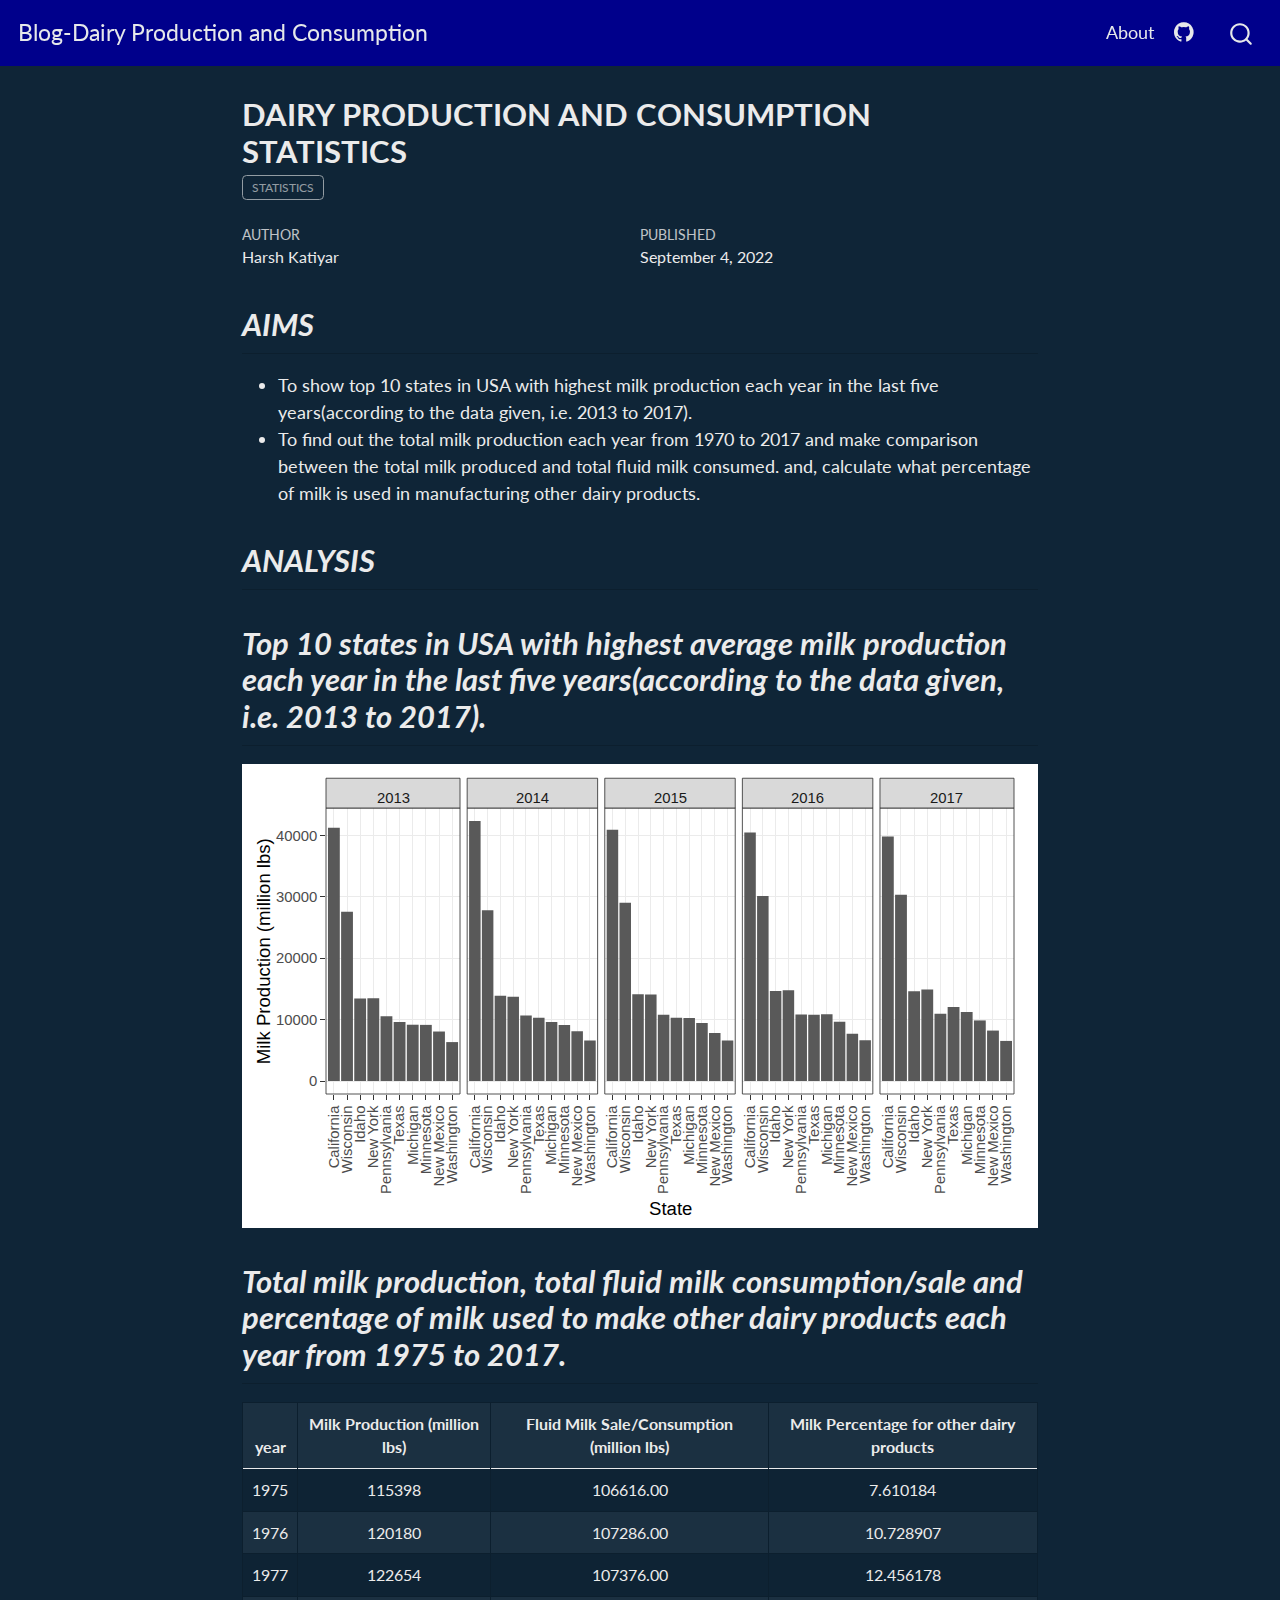
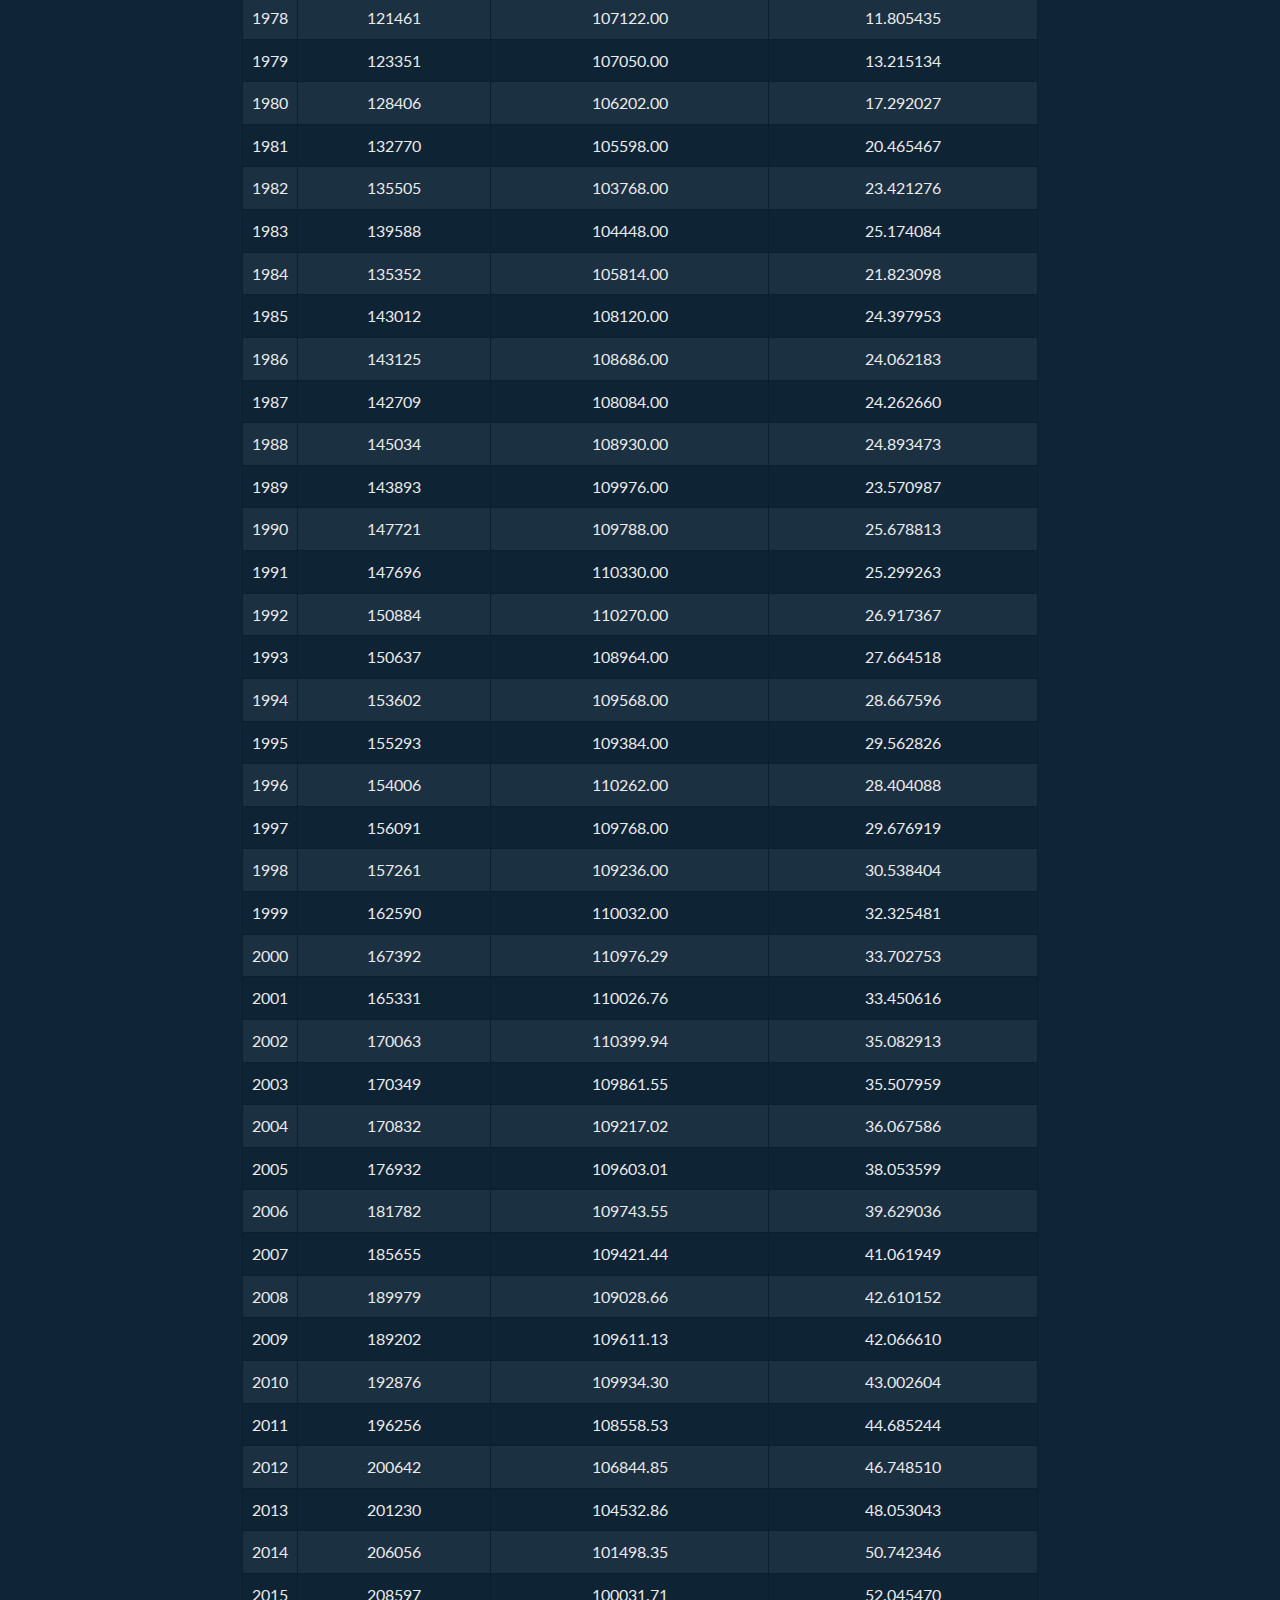
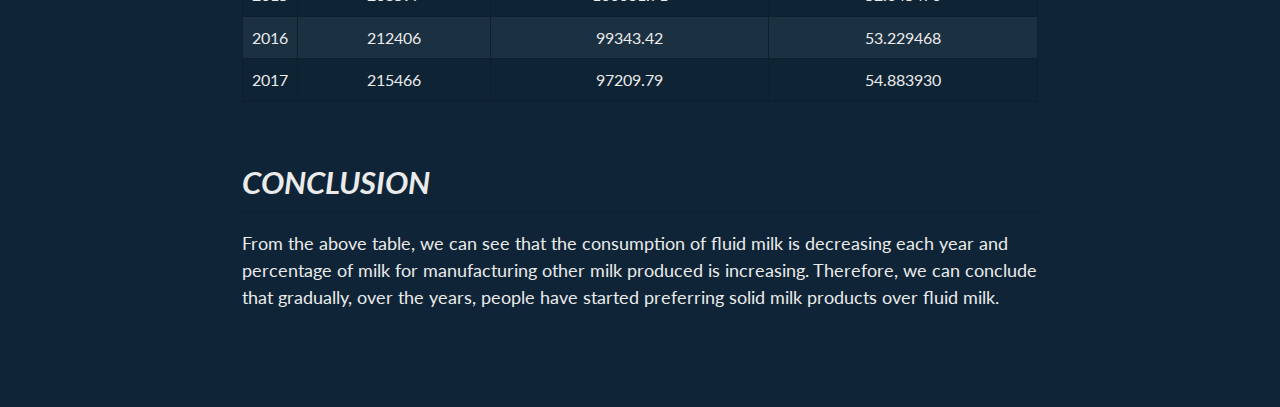
<file: docs/posts2/index.html>
<!DOCTYPE html>
<html xmlns="http://www.w3.org/1999/xhtml" lang="en" xml:lang="en"><head>

<meta charset="utf-8">
<meta name="generator" content="quarto-1.0.36">

<meta name="viewport" content="width=device-width, initial-scale=1.0, user-scalable=yes">

<meta name="author" content="Harsh Katiyar">
<meta name="dcterms.date" content="2022-09-04">

<title>Blog-Dairy Production and Consumption - DAIRY PRODUCTION AND CONSUMPTION STATISTICS</title>
<style>
code{white-space: pre-wrap;}
span.smallcaps{font-variant: small-caps;}
span.underline{text-decoration: underline;}
div.column{display: inline-block; vertical-align: top; width: 50%;}
div.hanging-indent{margin-left: 1.5em; text-indent: -1.5em;}
ul.task-list{list-style: none;}
</style>


<script src="../site_libs/quarto-nav/quarto-nav.js"></script>
<script src="../site_libs/quarto-nav/headroom.min.js"></script>
<script src="../site_libs/clipboard/clipboard.min.js"></script>
<script src="../site_libs/quarto-search/autocomplete.umd.js"></script>
<script src="../site_libs/quarto-search/fuse.min.js"></script>
<script src="../site_libs/quarto-search/quarto-search.js"></script>
<meta name="quarto:offset" content="../">
<script src="../site_libs/quarto-html/quarto.js"></script>
<script src="../site_libs/quarto-html/popper.min.js"></script>
<script src="../site_libs/quarto-html/tippy.umd.min.js"></script>
<script src="../site_libs/quarto-html/anchor.min.js"></script>
<link href="../site_libs/quarto-html/tippy.css" rel="stylesheet">
<link href="../site_libs/quarto-html/quarto-syntax-highlighting-dark.css" rel="stylesheet" id="quarto-text-highlighting-styles">
<script src="../site_libs/bootstrap/bootstrap.min.js"></script>
<link href="../site_libs/bootstrap/bootstrap-icons.css" rel="stylesheet">
<link href="../site_libs/bootstrap/bootstrap.min.css" rel="stylesheet" id="quarto-bootstrap" data-mode="dark">
<script id="quarto-search-options" type="application/json">{
  "location": "navbar",
  "copy-button": false,
  "collapse-after": 3,
  "panel-placement": "end",
  "type": "overlay",
  "limit": 20,
  "language": {
    "search-no-results-text": "No results",
    "search-matching-documents-text": "matching documents",
    "search-copy-link-title": "Copy link to search",
    "search-hide-matches-text": "Hide additional matches",
    "search-more-match-text": "more match in this document",
    "search-more-matches-text": "more matches in this document",
    "search-clear-button-title": "Clear",
    "search-detached-cancel-button-title": "Cancel",
    "search-submit-button-title": "Submit"
  }
}</script>

<script src="../site_libs/htmlwidgets-1.5.4/htmlwidgets.js"></script>
<script src="../site_libs/plotly-binding-4.10.0/plotly.js"></script>
<script src="../site_libs/typedarray-0.1/typedarray.min.js"></script>
<script src="../site_libs/jquery-3.5.1/jquery.min.js"></script>
<link href="../site_libs/crosstalk-1.2.0/css/crosstalk.min.css" rel="stylesheet">
<script src="../site_libs/crosstalk-1.2.0/js/crosstalk.min.js"></script>
<link href="../site_libs/plotly-htmlwidgets-css-2.5.1/plotly-htmlwidgets.css" rel="stylesheet">
<script src="../site_libs/plotly-main-2.5.1/plotly-latest.min.js"></script>
<script src="../site_libs/kePrint-0.0.1/kePrint.js"></script>
<link href="../site_libs/lightable-0.0.1/lightable.css" rel="stylesheet">


<link rel="stylesheet" href="../styles.css">
</head>

<body class="nav-fixed fullcontent">

<div id="quarto-search-results"></div>
  <header id="quarto-header" class="headroom fixed-top">
    <nav class="navbar navbar-expand-lg navbar-dark ">
      <div class="navbar-container container-fluid">
      <a class="navbar-brand" href="../index.html">
    <span class="navbar-title">Blog-Dairy Production and Consumption</span>
  </a>
          <button class="navbar-toggler" type="button" data-bs-toggle="collapse" data-bs-target="#navbarCollapse" aria-controls="navbarCollapse" aria-expanded="false" aria-label="Toggle navigation" onclick="if (window.quartoToggleHeadroom) { window.quartoToggleHeadroom(); }">
  <span class="navbar-toggler-icon"></span>
</button>
          <div class="collapse navbar-collapse" id="navbarCollapse">
            <ul class="navbar-nav navbar-nav-scroll ms-auto">
  <li class="nav-item">
    <a class="nav-link" href="../about.html">About</a>
  </li>  
  <li class="nav-item compact">
    <a class="nav-link" href="https://github.com/Harshk1202"><i class="bi bi-github" role="img">
</i> 
 </a>
  </li>  
</ul>
              <div id="quarto-search" class="" title="Search"></div>
          </div> <!-- /navcollapse -->
      </div> <!-- /container-fluid -->
    </nav>
</header>
<!-- content -->
<div id="quarto-content" class="quarto-container page-columns page-rows-contents page-layout-article page-navbar">
<!-- sidebar -->
<!-- margin-sidebar -->
    
<!-- main -->
<main class="content" id="quarto-document-content">

<header id="title-block-header" class="quarto-title-block default">
<div class="quarto-title">
<h1 class="title">DAIRY PRODUCTION AND CONSUMPTION STATISTICS</h1>
  <div class="quarto-categories">
    <div class="quarto-category">statistics</div>
  </div>
  </div>



<div class="quarto-title-meta">

    <div>
    <div class="quarto-title-meta-heading">Author</div>
    <div class="quarto-title-meta-contents">
             <p>Harsh Katiyar </p>
          </div>
  </div>
    
    <div>
    <div class="quarto-title-meta-heading">Published</div>
    <div class="quarto-title-meta-contents">
      <p class="date">September 4, 2022</p>
    </div>
  </div>
    
  </div>
  

</header>

<section id="aims" class="level2">
<h2 class="anchored" data-anchor-id="aims">AIMS</h2>
<ul>
<li>To show top 10 states in USA with highest milk production each year in the last five years(according to the data given, i.e.&nbsp;2013 to 2017).</li>
<li>To find out the total milk production each year from 1970 to 2017 and make comparison between the total milk produced and total fluid milk consumed. and, calculate what percentage of milk is used in manufacturing other dairy products.</li>
</ul>
</section>
<section id="analysis" class="level2">
<h2 class="anchored" data-anchor-id="analysis">ANALYSIS</h2>
<div class="cell">

</div>
<div class="cell">

</div>
</section>
<section id="top-10-states-in-usa-with-highest-average-milk-production-each-year-in-the-last-five-yearsaccording-to-the-data-given-i.e.-2013-to-2017." class="level2">
<h2 class="anchored" data-anchor-id="top-10-states-in-usa-with-highest-average-milk-production-each-year-in-the-last-five-yearsaccording-to-the-data-given-i.e.-2013-to-2017.">Top 10 states in USA with highest average milk production each year in the last five years(according to the data given, i.e.&nbsp;2013 to 2017).</h2>
<div class="cell">
<div class="cell-output-display">
<div id="htmlwidget-51bdc7610addaff8a8d9" style="width:100%;height:464px;" class="plotly html-widget"></div>
<script type="application/json" data-for="htmlwidget-51bdc7610addaff8a8d9">{"x":{"data":[{"orientation":"v","width":[0.9,0.9,0.9,0.9,0.9,0.9,0.9,0.899999999999999,0.899999999999999,0.899999999999999],"base":[0,0,0,0,0,0,0,0,0,0],"x":[1,2,4,3,5,6,7,8,9,10],"y":[41256,27572,13463,13431,10552,9610,9164,9138,8057,6336],"text":["fct_reorder(state, -milk_produced): California<br />milk_produced/1e+06: 41256","fct_reorder(state, -milk_produced): Wisconsin<br />milk_produced/1e+06: 27572","fct_reorder(state, -milk_produced): New York<br />milk_produced/1e+06: 13463","fct_reorder(state, -milk_produced): Idaho<br />milk_produced/1e+06: 13431","fct_reorder(state, -milk_produced): Pennsylvania<br />milk_produced/1e+06: 10552","fct_reorder(state, -milk_produced): Texas<br />milk_produced/1e+06:  9610","fct_reorder(state, -milk_produced): Michigan<br />milk_produced/1e+06:  9164","fct_reorder(state, -milk_produced): Minnesota<br />milk_produced/1e+06:  9138","fct_reorder(state, -milk_produced): New Mexico<br />milk_produced/1e+06:  8057","fct_reorder(state, -milk_produced): Washington<br />milk_produced/1e+06:  6336"],"type":"bar","textposition":"none","marker":{"autocolorscale":false,"color":"rgba(89,89,89,1)","line":{"width":1.88976377952756,"color":"transparent"}},"showlegend":false,"xaxis":"x","yaxis":"y","hoverinfo":"text","frame":null},{"orientation":"v","width":[0.9,0.9,0.9,0.9,0.9,0.9,0.9,0.899999999999999,0.899999999999999,0.899999999999999],"base":[0,0,0,0,0,0,0,0,0,0],"x":[1,2,3,4,5,6,7,8,9,10],"y":[42339,27795,13873,13730,10664,10310,9609,9127,8105,6576],"text":["fct_reorder(state, -milk_produced): California<br />milk_produced/1e+06: 42339","fct_reorder(state, -milk_produced): Wisconsin<br />milk_produced/1e+06: 27795","fct_reorder(state, -milk_produced): Idaho<br />milk_produced/1e+06: 13873","fct_reorder(state, -milk_produced): New York<br />milk_produced/1e+06: 13730","fct_reorder(state, -milk_produced): Pennsylvania<br />milk_produced/1e+06: 10664","fct_reorder(state, -milk_produced): Texas<br />milk_produced/1e+06: 10310","fct_reorder(state, -milk_produced): Michigan<br />milk_produced/1e+06:  9609","fct_reorder(state, -milk_produced): Minnesota<br />milk_produced/1e+06:  9127","fct_reorder(state, -milk_produced): New Mexico<br />milk_produced/1e+06:  8105","fct_reorder(state, -milk_produced): Washington<br />milk_produced/1e+06:  6576"],"type":"bar","textposition":"none","marker":{"autocolorscale":false,"color":"rgba(89,89,89,1)","line":{"width":1.88976377952756,"color":"transparent"}},"showlegend":false,"xaxis":"x2","yaxis":"y","hoverinfo":"text","frame":null},{"orientation":"v","width":[0.9,0.9,0.9,0.9,0.9,0.9,0.9,0.899999999999999,0.899999999999999,0.899999999999999],"base":[0,0,0,0,0,0,0,0,0,0],"x":[1,2,3,4,5,6,7,8,9,10],"y":[40897,29030,14114,14094,10800,10301,10261,9462,7831,6606],"text":["fct_reorder(state, -milk_produced): California<br />milk_produced/1e+06: 40897","fct_reorder(state, -milk_produced): Wisconsin<br />milk_produced/1e+06: 29030","fct_reorder(state, -milk_produced): Idaho<br />milk_produced/1e+06: 14114","fct_reorder(state, -milk_produced): New York<br />milk_produced/1e+06: 14094","fct_reorder(state, -milk_produced): Pennsylvania<br />milk_produced/1e+06: 10800","fct_reorder(state, -milk_produced): Texas<br />milk_produced/1e+06: 10301","fct_reorder(state, -milk_produced): Michigan<br />milk_produced/1e+06: 10261","fct_reorder(state, -milk_produced): Minnesota<br />milk_produced/1e+06:  9462","fct_reorder(state, -milk_produced): New Mexico<br />milk_produced/1e+06:  7831","fct_reorder(state, -milk_produced): Washington<br />milk_produced/1e+06:  6606"],"type":"bar","textposition":"none","marker":{"autocolorscale":false,"color":"rgba(89,89,89,1)","line":{"width":1.88976377952756,"color":"transparent"}},"showlegend":false,"xaxis":"x3","yaxis":"y","hoverinfo":"text","frame":null},{"orientation":"v","width":[0.9,0.9,0.9,0.9,0.9,0.9,0.9,0.899999999999999,0.899999999999999,0.899999999999999],"base":[0,0,0,0,0,0,0,0,0,0],"x":[1,2,4,3,7,5,6,8,9,10],"y":[40469,30110,14777,14665,10876,10820,10773,9666,7711,6650],"text":["fct_reorder(state, -milk_produced): California<br />milk_produced/1e+06: 40469","fct_reorder(state, -milk_produced): Wisconsin<br />milk_produced/1e+06: 30110","fct_reorder(state, -milk_produced): New York<br />milk_produced/1e+06: 14777","fct_reorder(state, -milk_produced): Idaho<br />milk_produced/1e+06: 14665","fct_reorder(state, -milk_produced): Michigan<br />milk_produced/1e+06: 10876","fct_reorder(state, -milk_produced): Pennsylvania<br />milk_produced/1e+06: 10820","fct_reorder(state, -milk_produced): Texas<br />milk_produced/1e+06: 10773","fct_reorder(state, -milk_produced): Minnesota<br />milk_produced/1e+06:  9666","fct_reorder(state, -milk_produced): New Mexico<br />milk_produced/1e+06:  7711","fct_reorder(state, -milk_produced): Washington<br />milk_produced/1e+06:  6650"],"type":"bar","textposition":"none","marker":{"autocolorscale":false,"color":"rgba(89,89,89,1)","line":{"width":1.88976377952756,"color":"transparent"}},"showlegend":false,"xaxis":"x4","yaxis":"y","hoverinfo":"text","frame":null},{"orientation":"v","width":[0.9,0.9,0.9,0.9,0.9,0.9,0.9,0.899999999999999,0.899999999999999,0.899999999999999],"base":[0,0,0,0,0,0,0,0,0,0],"x":[1,2,4,3,6,7,5,8,9,10],"y":[39798,30320,14912,14627,12054,11231,10938,9864,8212,6526],"text":["fct_reorder(state, -milk_produced): California<br />milk_produced/1e+06: 39798","fct_reorder(state, -milk_produced): Wisconsin<br />milk_produced/1e+06: 30320","fct_reorder(state, -milk_produced): New York<br />milk_produced/1e+06: 14912","fct_reorder(state, -milk_produced): Idaho<br />milk_produced/1e+06: 14627","fct_reorder(state, -milk_produced): Texas<br />milk_produced/1e+06: 12054","fct_reorder(state, -milk_produced): Michigan<br />milk_produced/1e+06: 11231","fct_reorder(state, -milk_produced): Pennsylvania<br />milk_produced/1e+06: 10938","fct_reorder(state, -milk_produced): Minnesota<br />milk_produced/1e+06:  9864","fct_reorder(state, -milk_produced): New Mexico<br />milk_produced/1e+06:  8212","fct_reorder(state, -milk_produced): Washington<br />milk_produced/1e+06:  6526"],"type":"bar","textposition":"none","marker":{"autocolorscale":false,"color":"rgba(89,89,89,1)","line":{"width":1.88976377952756,"color":"transparent"}},"showlegend":false,"xaxis":"x5","yaxis":"y","hoverinfo":"text","frame":null}],"layout":{"margin":{"t":43.8953922789539,"r":24.1760066417601,"b":125.529265255293,"l":69.7384806973848},"plot_bgcolor":"rgba(255,255,255,1)","paper_bgcolor":"rgba(255,255,255,1)","font":{"color":"rgba(0,0,0,1)","family":"","size":18.5969281859693},"xaxis":{"domain":[0,0.194811124948111],"automargin":true,"type":"linear","autorange":false,"range":[0.4,10.6],"tickmode":"array","ticktext":["California","Wisconsin","Idaho","New York","Pennsylvania","Texas","Michigan","Minnesota","New Mexico","Washington"],"tickvals":[1,2,3,4,5,6,7,8,9,10],"categoryorder":"array","categoryarray":["California","Wisconsin","Idaho","New York","Pennsylvania","Texas","Michigan","Minnesota","New Mexico","Washington"],"nticks":null,"ticks":"outside","tickcolor":"rgba(51,51,51,1)","ticklen":4.64923204649232,"tickwidth":0.845314917544058,"showticklabels":true,"tickfont":{"color":"rgba(77,77,77,1)","family":"","size":14.8775425487754},"tickangle":-90,"showline":false,"linecolor":null,"linewidth":0,"showgrid":true,"gridcolor":"rgba(235,235,235,1)","gridwidth":0.845314917544058,"zeroline":false,"anchor":"y","title":"","hoverformat":".2f"},"annotations":[{"text":"State","x":0.5,"y":0,"showarrow":false,"ax":0,"ay":0,"font":{"color":"rgba(0,0,0,1)","family":"","size":18.5969281859693},"xref":"paper","yref":"paper","textangle":-0,"xanchor":"center","yanchor":"top","annotationType":"axis","yshift":-102.283105022831},{"text":"Milk Production (million lbs)","x":0,"y":0.5,"showarrow":false,"ax":0,"ay":0,"font":{"color":"rgba(0,0,0,1)","family":"","size":18.5969281859693},"xref":"paper","yref":"paper","textangle":-90,"xanchor":"right","yanchor":"center","annotationType":"axis","xshift":-50.2117061021171},{"text":"2013","x":0.0974055624740556,"y":1,"showarrow":false,"ax":0,"ay":0,"font":{"color":"rgba(26,26,26,1)","family":"","size":14.8775425487754},"xref":"paper","yref":"paper","textangle":-0,"xanchor":"center","yanchor":"bottom"},{"text":"2014","x":0.3,"y":1,"showarrow":false,"ax":0,"ay":0,"font":{"color":"rgba(26,26,26,1)","family":"","size":14.8775425487754},"xref":"paper","yref":"paper","textangle":-0,"xanchor":"center","yanchor":"bottom"},{"text":"2015","x":0.5,"y":1,"showarrow":false,"ax":0,"ay":0,"font":{"color":"rgba(26,26,26,1)","family":"","size":14.8775425487754},"xref":"paper","yref":"paper","textangle":-0,"xanchor":"center","yanchor":"bottom"},{"text":"2016","x":0.7,"y":1,"showarrow":false,"ax":0,"ay":0,"font":{"color":"rgba(26,26,26,1)","family":"","size":14.8775425487754},"xref":"paper","yref":"paper","textangle":-0,"xanchor":"center","yanchor":"bottom"},{"text":"2017","x":0.902594437525944,"y":1,"showarrow":false,"ax":0,"ay":0,"font":{"color":"rgba(26,26,26,1)","family":"","size":14.8775425487754},"xref":"paper","yref":"paper","textangle":-0,"xanchor":"center","yanchor":"bottom"}],"yaxis":{"domain":[0,1],"automargin":true,"type":"linear","autorange":false,"range":[-2116.95,44455.95],"tickmode":"array","ticktext":["0","10000","20000","30000","40000"],"tickvals":[0,10000,20000,30000,40000],"categoryorder":"array","categoryarray":["0","10000","20000","30000","40000"],"nticks":null,"ticks":"outside","tickcolor":"rgba(51,51,51,1)","ticklen":4.64923204649232,"tickwidth":0.845314917544058,"showticklabels":true,"tickfont":{"color":"rgba(77,77,77,1)","family":"","size":14.8775425487754},"tickangle":-0,"showline":false,"linecolor":null,"linewidth":0,"showgrid":true,"gridcolor":"rgba(235,235,235,1)","gridwidth":0.845314917544058,"zeroline":false,"anchor":"x","title":"","hoverformat":".2f"},"shapes":[{"type":"rect","fillcolor":"transparent","line":{"color":"rgba(51,51,51,1)","width":0.845314917544058,"linetype":"solid"},"yref":"paper","xref":"paper","x0":0,"x1":0.194811124948111,"y0":0,"y1":1},{"type":"rect","fillcolor":"rgba(217,217,217,1)","line":{"color":"rgba(51,51,51,1)","width":0.845314917544058,"linetype":"solid"},"yref":"paper","xref":"paper","x0":0,"x1":0.194811124948111,"y0":0,"y1":29.7550850975509,"yanchor":1,"ysizemode":"pixel"},{"type":"rect","fillcolor":"transparent","line":{"color":"rgba(51,51,51,1)","width":0.845314917544058,"linetype":"solid"},"yref":"paper","xref":"paper","x0":0.205188875051889,"x1":0.394811124948111,"y0":0,"y1":1},{"type":"rect","fillcolor":"rgba(217,217,217,1)","line":{"color":"rgba(51,51,51,1)","width":0.845314917544058,"linetype":"solid"},"yref":"paper","xref":"paper","x0":0.205188875051889,"x1":0.394811124948111,"y0":0,"y1":29.7550850975509,"yanchor":1,"ysizemode":"pixel"},{"type":"rect","fillcolor":"transparent","line":{"color":"rgba(51,51,51,1)","width":0.845314917544058,"linetype":"solid"},"yref":"paper","xref":"paper","x0":0.405188875051889,"x1":0.594811124948111,"y0":0,"y1":1},{"type":"rect","fillcolor":"rgba(217,217,217,1)","line":{"color":"rgba(51,51,51,1)","width":0.845314917544058,"linetype":"solid"},"yref":"paper","xref":"paper","x0":0.405188875051889,"x1":0.594811124948111,"y0":0,"y1":29.7550850975509,"yanchor":1,"ysizemode":"pixel"},{"type":"rect","fillcolor":"transparent","line":{"color":"rgba(51,51,51,1)","width":0.845314917544058,"linetype":"solid"},"yref":"paper","xref":"paper","x0":0.605188875051889,"x1":0.794811124948111,"y0":0,"y1":1},{"type":"rect","fillcolor":"rgba(217,217,217,1)","line":{"color":"rgba(51,51,51,1)","width":0.845314917544058,"linetype":"solid"},"yref":"paper","xref":"paper","x0":0.605188875051889,"x1":0.794811124948111,"y0":0,"y1":29.7550850975509,"yanchor":1,"ysizemode":"pixel"},{"type":"rect","fillcolor":"transparent","line":{"color":"rgba(51,51,51,1)","width":0.845314917544058,"linetype":"solid"},"yref":"paper","xref":"paper","x0":0.805188875051889,"x1":1,"y0":0,"y1":1},{"type":"rect","fillcolor":"rgba(217,217,217,1)","line":{"color":"rgba(51,51,51,1)","width":0.845314917544058,"linetype":"solid"},"yref":"paper","xref":"paper","x0":0.805188875051889,"x1":1,"y0":0,"y1":29.7550850975509,"yanchor":1,"ysizemode":"pixel"}],"xaxis2":{"type":"linear","autorange":false,"range":[0.4,10.6],"tickmode":"array","ticktext":["California","Wisconsin","Idaho","New York","Pennsylvania","Texas","Michigan","Minnesota","New Mexico","Washington"],"tickvals":[1,2,3,4,5,6,7,8,9,10],"categoryorder":"array","categoryarray":["California","Wisconsin","Idaho","New York","Pennsylvania","Texas","Michigan","Minnesota","New Mexico","Washington"],"nticks":null,"ticks":"outside","tickcolor":"rgba(51,51,51,1)","ticklen":4.64923204649232,"tickwidth":0.845314917544058,"showticklabels":true,"tickfont":{"color":"rgba(77,77,77,1)","family":"","size":14.8775425487754},"tickangle":-90,"showline":false,"linecolor":null,"linewidth":0,"showgrid":true,"domain":[0.205188875051889,0.394811124948111],"gridcolor":"rgba(235,235,235,1)","gridwidth":0.845314917544058,"zeroline":false,"anchor":"y","title":"","hoverformat":".2f"},"xaxis3":{"type":"linear","autorange":false,"range":[0.4,10.6],"tickmode":"array","ticktext":["California","Wisconsin","Idaho","New York","Pennsylvania","Texas","Michigan","Minnesota","New Mexico","Washington"],"tickvals":[1,2,3,4,5,6,7,8,9,10],"categoryorder":"array","categoryarray":["California","Wisconsin","Idaho","New York","Pennsylvania","Texas","Michigan","Minnesota","New Mexico","Washington"],"nticks":null,"ticks":"outside","tickcolor":"rgba(51,51,51,1)","ticklen":4.64923204649232,"tickwidth":0.845314917544058,"showticklabels":true,"tickfont":{"color":"rgba(77,77,77,1)","family":"","size":14.8775425487754},"tickangle":-90,"showline":false,"linecolor":null,"linewidth":0,"showgrid":true,"domain":[0.405188875051889,0.594811124948111],"gridcolor":"rgba(235,235,235,1)","gridwidth":0.845314917544058,"zeroline":false,"anchor":"y","title":"","hoverformat":".2f"},"xaxis4":{"type":"linear","autorange":false,"range":[0.4,10.6],"tickmode":"array","ticktext":["California","Wisconsin","Idaho","New York","Pennsylvania","Texas","Michigan","Minnesota","New Mexico","Washington"],"tickvals":[1,2,3,4,5,6,7,8,9,10],"categoryorder":"array","categoryarray":["California","Wisconsin","Idaho","New York","Pennsylvania","Texas","Michigan","Minnesota","New Mexico","Washington"],"nticks":null,"ticks":"outside","tickcolor":"rgba(51,51,51,1)","ticklen":4.64923204649232,"tickwidth":0.845314917544058,"showticklabels":true,"tickfont":{"color":"rgba(77,77,77,1)","family":"","size":14.8775425487754},"tickangle":-90,"showline":false,"linecolor":null,"linewidth":0,"showgrid":true,"domain":[0.605188875051889,0.794811124948111],"gridcolor":"rgba(235,235,235,1)","gridwidth":0.845314917544058,"zeroline":false,"anchor":"y","title":"","hoverformat":".2f"},"xaxis5":{"type":"linear","autorange":false,"range":[0.4,10.6],"tickmode":"array","ticktext":["California","Wisconsin","Idaho","New York","Pennsylvania","Texas","Michigan","Minnesota","New Mexico","Washington"],"tickvals":[1,2,3,4,5,6,7,8,9,10],"categoryorder":"array","categoryarray":["California","Wisconsin","Idaho","New York","Pennsylvania","Texas","Michigan","Minnesota","New Mexico","Washington"],"nticks":null,"ticks":"outside","tickcolor":"rgba(51,51,51,1)","ticklen":4.64923204649232,"tickwidth":0.845314917544058,"showticklabels":true,"tickfont":{"color":"rgba(77,77,77,1)","family":"","size":14.8775425487754},"tickangle":-90,"showline":false,"linecolor":null,"linewidth":0,"showgrid":true,"domain":[0.805188875051889,1],"gridcolor":"rgba(235,235,235,1)","gridwidth":0.845314917544058,"zeroline":false,"anchor":"y","title":"","hoverformat":".2f"},"showlegend":false,"legend":{"bgcolor":"rgba(255,255,255,1)","bordercolor":"transparent","borderwidth":2.40515390121689,"font":{"color":"rgba(0,0,0,1)","family":"","size":14.8775425487754}},"hovermode":"closest","barmode":"relative"},"config":{"doubleClick":"reset","modeBarButtonsToAdd":["hoverclosest","hovercompare"],"showSendToCloud":false},"source":"A","attrs":{"20684ef169a2":{"x":{},"y":{},"type":"bar"}},"cur_data":"20684ef169a2","visdat":{"20684ef169a2":["function (y) ","x"]},"highlight":{"on":"plotly_click","persistent":false,"dynamic":false,"selectize":false,"opacityDim":0.2,"selected":{"opacity":1},"debounce":0},"shinyEvents":["plotly_hover","plotly_click","plotly_selected","plotly_relayout","plotly_brushed","plotly_brushing","plotly_clickannotation","plotly_doubleclick","plotly_deselect","plotly_afterplot","plotly_sunburstclick"],"base_url":"https://plot.ly"},"evals":[],"jsHooks":[]}</script>
</div>
</div>
</section>
<section id="total-milk-production-total-fluid-milk-consumptionsale-and-percentage-of-milk-used-to-make-other-dairy-products-each-year-from-1975-to-2017." class="level2">
<h2 class="anchored" data-anchor-id="total-milk-production-total-fluid-milk-consumptionsale-and-percentage-of-milk-used-to-make-other-dairy-products-each-year-from-1975-to-2017.">Total milk production, total fluid milk consumption/sale and percentage of milk used to make other dairy products each year from 1975 to 2017.</h2>
<div class="cell">
<div class="cell-output-display">

<table class="table table-striped table-condensed table-bordered" style="width: auto !important; margin-left: auto; margin-right: auto;">
 <thead>
  <tr>
   <th style="text-align:center;"> year </th>
   <th style="text-align:center;"> Milk Production (million lbs) </th>
   <th style="text-align:center;"> Fluid Milk Sale/Consumption (million lbs) </th>
   <th style="text-align:center;"> Milk Percentage for other dairy products </th>
  </tr>
 </thead>
<tbody>
  <tr>
   <td style="text-align:center;"> 1975 </td>
   <td style="text-align:center;"> 115398 </td>
   <td style="text-align:center;"> 106616.00 </td>
   <td style="text-align:center;"> 7.610184 </td>
  </tr>
  <tr>
   <td style="text-align:center;"> 1976 </td>
   <td style="text-align:center;"> 120180 </td>
   <td style="text-align:center;"> 107286.00 </td>
   <td style="text-align:center;"> 10.728907 </td>
  </tr>
  <tr>
   <td style="text-align:center;"> 1977 </td>
   <td style="text-align:center;"> 122654 </td>
   <td style="text-align:center;"> 107376.00 </td>
   <td style="text-align:center;"> 12.456178 </td>
  </tr>
  <tr>
   <td style="text-align:center;"> 1978 </td>
   <td style="text-align:center;"> 121461 </td>
   <td style="text-align:center;"> 107122.00 </td>
   <td style="text-align:center;"> 11.805435 </td>
  </tr>
  <tr>
   <td style="text-align:center;"> 1979 </td>
   <td style="text-align:center;"> 123351 </td>
   <td style="text-align:center;"> 107050.00 </td>
   <td style="text-align:center;"> 13.215134 </td>
  </tr>
  <tr>
   <td style="text-align:center;"> 1980 </td>
   <td style="text-align:center;"> 128406 </td>
   <td style="text-align:center;"> 106202.00 </td>
   <td style="text-align:center;"> 17.292027 </td>
  </tr>
  <tr>
   <td style="text-align:center;"> 1981 </td>
   <td style="text-align:center;"> 132770 </td>
   <td style="text-align:center;"> 105598.00 </td>
   <td style="text-align:center;"> 20.465467 </td>
  </tr>
  <tr>
   <td style="text-align:center;"> 1982 </td>
   <td style="text-align:center;"> 135505 </td>
   <td style="text-align:center;"> 103768.00 </td>
   <td style="text-align:center;"> 23.421276 </td>
  </tr>
  <tr>
   <td style="text-align:center;"> 1983 </td>
   <td style="text-align:center;"> 139588 </td>
   <td style="text-align:center;"> 104448.00 </td>
   <td style="text-align:center;"> 25.174084 </td>
  </tr>
  <tr>
   <td style="text-align:center;"> 1984 </td>
   <td style="text-align:center;"> 135352 </td>
   <td style="text-align:center;"> 105814.00 </td>
   <td style="text-align:center;"> 21.823098 </td>
  </tr>
  <tr>
   <td style="text-align:center;"> 1985 </td>
   <td style="text-align:center;"> 143012 </td>
   <td style="text-align:center;"> 108120.00 </td>
   <td style="text-align:center;"> 24.397953 </td>
  </tr>
  <tr>
   <td style="text-align:center;"> 1986 </td>
   <td style="text-align:center;"> 143125 </td>
   <td style="text-align:center;"> 108686.00 </td>
   <td style="text-align:center;"> 24.062183 </td>
  </tr>
  <tr>
   <td style="text-align:center;"> 1987 </td>
   <td style="text-align:center;"> 142709 </td>
   <td style="text-align:center;"> 108084.00 </td>
   <td style="text-align:center;"> 24.262660 </td>
  </tr>
  <tr>
   <td style="text-align:center;"> 1988 </td>
   <td style="text-align:center;"> 145034 </td>
   <td style="text-align:center;"> 108930.00 </td>
   <td style="text-align:center;"> 24.893473 </td>
  </tr>
  <tr>
   <td style="text-align:center;"> 1989 </td>
   <td style="text-align:center;"> 143893 </td>
   <td style="text-align:center;"> 109976.00 </td>
   <td style="text-align:center;"> 23.570987 </td>
  </tr>
  <tr>
   <td style="text-align:center;"> 1990 </td>
   <td style="text-align:center;"> 147721 </td>
   <td style="text-align:center;"> 109788.00 </td>
   <td style="text-align:center;"> 25.678813 </td>
  </tr>
  <tr>
   <td style="text-align:center;"> 1991 </td>
   <td style="text-align:center;"> 147696 </td>
   <td style="text-align:center;"> 110330.00 </td>
   <td style="text-align:center;"> 25.299263 </td>
  </tr>
  <tr>
   <td style="text-align:center;"> 1992 </td>
   <td style="text-align:center;"> 150884 </td>
   <td style="text-align:center;"> 110270.00 </td>
   <td style="text-align:center;"> 26.917367 </td>
  </tr>
  <tr>
   <td style="text-align:center;"> 1993 </td>
   <td style="text-align:center;"> 150637 </td>
   <td style="text-align:center;"> 108964.00 </td>
   <td style="text-align:center;"> 27.664518 </td>
  </tr>
  <tr>
   <td style="text-align:center;"> 1994 </td>
   <td style="text-align:center;"> 153602 </td>
   <td style="text-align:center;"> 109568.00 </td>
   <td style="text-align:center;"> 28.667596 </td>
  </tr>
  <tr>
   <td style="text-align:center;"> 1995 </td>
   <td style="text-align:center;"> 155293 </td>
   <td style="text-align:center;"> 109384.00 </td>
   <td style="text-align:center;"> 29.562826 </td>
  </tr>
  <tr>
   <td style="text-align:center;"> 1996 </td>
   <td style="text-align:center;"> 154006 </td>
   <td style="text-align:center;"> 110262.00 </td>
   <td style="text-align:center;"> 28.404088 </td>
  </tr>
  <tr>
   <td style="text-align:center;"> 1997 </td>
   <td style="text-align:center;"> 156091 </td>
   <td style="text-align:center;"> 109768.00 </td>
   <td style="text-align:center;"> 29.676919 </td>
  </tr>
  <tr>
   <td style="text-align:center;"> 1998 </td>
   <td style="text-align:center;"> 157261 </td>
   <td style="text-align:center;"> 109236.00 </td>
   <td style="text-align:center;"> 30.538404 </td>
  </tr>
  <tr>
   <td style="text-align:center;"> 1999 </td>
   <td style="text-align:center;"> 162590 </td>
   <td style="text-align:center;"> 110032.00 </td>
   <td style="text-align:center;"> 32.325481 </td>
  </tr>
  <tr>
   <td style="text-align:center;"> 2000 </td>
   <td style="text-align:center;"> 167392 </td>
   <td style="text-align:center;"> 110976.29 </td>
   <td style="text-align:center;"> 33.702753 </td>
  </tr>
  <tr>
   <td style="text-align:center;"> 2001 </td>
   <td style="text-align:center;"> 165331 </td>
   <td style="text-align:center;"> 110026.76 </td>
   <td style="text-align:center;"> 33.450616 </td>
  </tr>
  <tr>
   <td style="text-align:center;"> 2002 </td>
   <td style="text-align:center;"> 170063 </td>
   <td style="text-align:center;"> 110399.94 </td>
   <td style="text-align:center;"> 35.082913 </td>
  </tr>
  <tr>
   <td style="text-align:center;"> 2003 </td>
   <td style="text-align:center;"> 170349 </td>
   <td style="text-align:center;"> 109861.55 </td>
   <td style="text-align:center;"> 35.507959 </td>
  </tr>
  <tr>
   <td style="text-align:center;"> 2004 </td>
   <td style="text-align:center;"> 170832 </td>
   <td style="text-align:center;"> 109217.02 </td>
   <td style="text-align:center;"> 36.067586 </td>
  </tr>
  <tr>
   <td style="text-align:center;"> 2005 </td>
   <td style="text-align:center;"> 176932 </td>
   <td style="text-align:center;"> 109603.01 </td>
   <td style="text-align:center;"> 38.053599 </td>
  </tr>
  <tr>
   <td style="text-align:center;"> 2006 </td>
   <td style="text-align:center;"> 181782 </td>
   <td style="text-align:center;"> 109743.55 </td>
   <td style="text-align:center;"> 39.629036 </td>
  </tr>
  <tr>
   <td style="text-align:center;"> 2007 </td>
   <td style="text-align:center;"> 185655 </td>
   <td style="text-align:center;"> 109421.44 </td>
   <td style="text-align:center;"> 41.061949 </td>
  </tr>
  <tr>
   <td style="text-align:center;"> 2008 </td>
   <td style="text-align:center;"> 189979 </td>
   <td style="text-align:center;"> 109028.66 </td>
   <td style="text-align:center;"> 42.610152 </td>
  </tr>
  <tr>
   <td style="text-align:center;"> 2009 </td>
   <td style="text-align:center;"> 189202 </td>
   <td style="text-align:center;"> 109611.13 </td>
   <td style="text-align:center;"> 42.066610 </td>
  </tr>
  <tr>
   <td style="text-align:center;"> 2010 </td>
   <td style="text-align:center;"> 192876 </td>
   <td style="text-align:center;"> 109934.30 </td>
   <td style="text-align:center;"> 43.002604 </td>
  </tr>
  <tr>
   <td style="text-align:center;"> 2011 </td>
   <td style="text-align:center;"> 196256 </td>
   <td style="text-align:center;"> 108558.53 </td>
   <td style="text-align:center;"> 44.685244 </td>
  </tr>
  <tr>
   <td style="text-align:center;"> 2012 </td>
   <td style="text-align:center;"> 200642 </td>
   <td style="text-align:center;"> 106844.85 </td>
   <td style="text-align:center;"> 46.748510 </td>
  </tr>
  <tr>
   <td style="text-align:center;"> 2013 </td>
   <td style="text-align:center;"> 201230 </td>
   <td style="text-align:center;"> 104532.86 </td>
   <td style="text-align:center;"> 48.053043 </td>
  </tr>
  <tr>
   <td style="text-align:center;"> 2014 </td>
   <td style="text-align:center;"> 206056 </td>
   <td style="text-align:center;"> 101498.35 </td>
   <td style="text-align:center;"> 50.742346 </td>
  </tr>
  <tr>
   <td style="text-align:center;"> 2015 </td>
   <td style="text-align:center;"> 208597 </td>
   <td style="text-align:center;"> 100031.71 </td>
   <td style="text-align:center;"> 52.045470 </td>
  </tr>
  <tr>
   <td style="text-align:center;"> 2016 </td>
   <td style="text-align:center;"> 212406 </td>
   <td style="text-align:center;"> 99343.42 </td>
   <td style="text-align:center;"> 53.229468 </td>
  </tr>
  <tr>
   <td style="text-align:center;"> 2017 </td>
   <td style="text-align:center;"> 215466 </td>
   <td style="text-align:center;"> 97209.79 </td>
   <td style="text-align:center;"> 54.883930 </td>
  </tr>
</tbody>
</table>

</div>
</div>
</section>
<section id="conclusion" class="level2">
<h2 class="anchored" data-anchor-id="conclusion">CONCLUSION</h2>
<p>From the above table, we can see that the consumption of fluid milk is decreasing each year and percentage of milk for manufacturing other milk produced is increasing. Therefore, we can conclude that gradually, over the years, people have started preferring solid milk products over fluid milk.</p>


</section>

</main> <!-- /main -->
<script id="quarto-html-after-body" type="application/javascript">
window.document.addEventListener("DOMContentLoaded", function (event) {
  const toggleBodyColorMode = (bsSheetEl) => {
    const mode = bsSheetEl.getAttribute("data-mode");
    const bodyEl = window.document.querySelector("body");
    if (mode === "dark") {
      bodyEl.classList.add("quarto-dark");
      bodyEl.classList.remove("quarto-light");
    } else {
      bodyEl.classList.add("quarto-light");
      bodyEl.classList.remove("quarto-dark");
    }
  }
  const toggleBodyColorPrimary = () => {
    const bsSheetEl = window.document.querySelector("link#quarto-bootstrap");
    if (bsSheetEl) {
      toggleBodyColorMode(bsSheetEl);
    }
  }
  toggleBodyColorPrimary();  
  const icon = "";
  const anchorJS = new window.AnchorJS();
  anchorJS.options = {
    placement: 'right',
    icon: icon
  };
  anchorJS.add('.anchored');
  const clipboard = new window.ClipboardJS('.code-copy-button', {
    target: function(trigger) {
      return trigger.previousElementSibling;
    }
  });
  clipboard.on('success', function(e) {
    // button target
    const button = e.trigger;
    // don't keep focus
    button.blur();
    // flash "checked"
    button.classList.add('code-copy-button-checked');
    var currentTitle = button.getAttribute("title");
    button.setAttribute("title", "Copied!");
    setTimeout(function() {
      button.setAttribute("title", currentTitle);
      button.classList.remove('code-copy-button-checked');
    }, 1000);
    // clear code selection
    e.clearSelection();
  });
  function tippyHover(el, contentFn) {
    const config = {
      allowHTML: true,
      content: contentFn,
      maxWidth: 500,
      delay: 100,
      arrow: false,
      appendTo: function(el) {
          return el.parentElement;
      },
      interactive: true,
      interactiveBorder: 10,
      theme: 'quarto',
      placement: 'bottom-start'
    };
    window.tippy(el, config); 
  }
  const noterefs = window.document.querySelectorAll('a[role="doc-noteref"]');
  for (var i=0; i<noterefs.length; i++) {
    const ref = noterefs[i];
    tippyHover(ref, function() {
      let href = ref.getAttribute('href');
      try { href = new URL(href).hash; } catch {}
      const id = href.replace(/^#\/?/, "");
      const note = window.document.getElementById(id);
      return note.innerHTML;
    });
  }
  var bibliorefs = window.document.querySelectorAll('a[role="doc-biblioref"]');
  for (var i=0; i<bibliorefs.length; i++) {
    const ref = bibliorefs[i];
    const cites = ref.parentNode.getAttribute('data-cites').split(' ');
    tippyHover(ref, function() {
      var popup = window.document.createElement('div');
      cites.forEach(function(cite) {
        var citeDiv = window.document.createElement('div');
        citeDiv.classList.add('hanging-indent');
        citeDiv.classList.add('csl-entry');
        var biblioDiv = window.document.getElementById('ref-' + cite);
        if (biblioDiv) {
          citeDiv.innerHTML = biblioDiv.innerHTML;
        }
        popup.appendChild(citeDiv);
      });
      return popup.innerHTML;
    });
  }
});
</script>
</div> <!-- /content -->



</body></html>
</file>
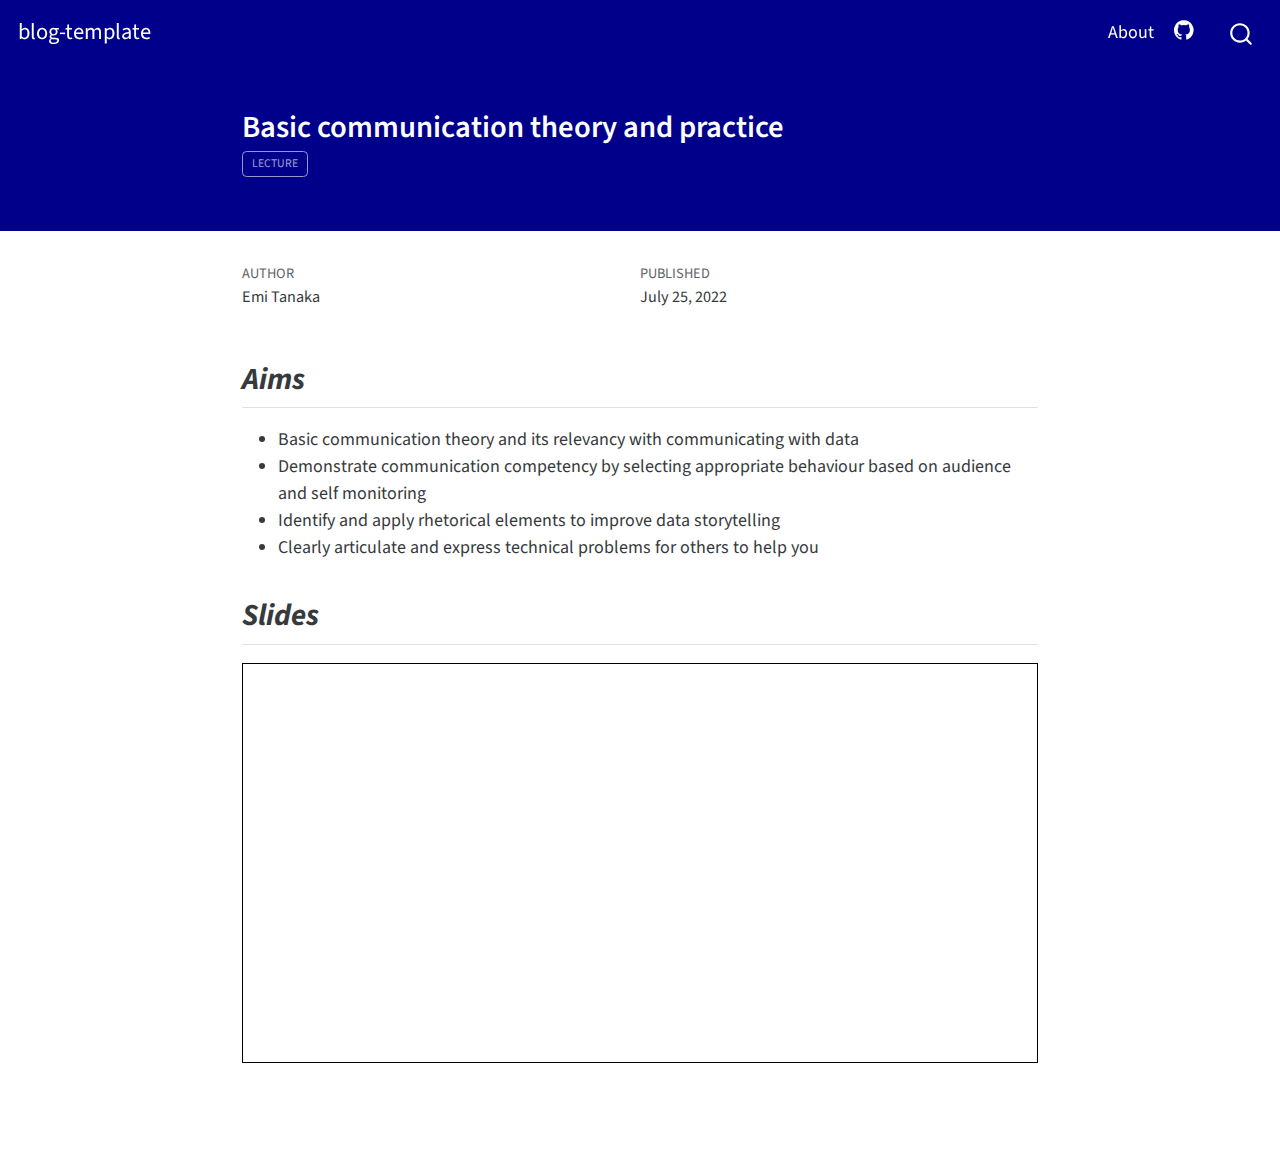
<file: posts/week01/index.html>
<!DOCTYPE html>
<html xmlns="http://www.w3.org/1999/xhtml" lang="en" xml:lang="en"><head>

<meta charset="utf-8">
<meta name="generator" content="quarto-0.9.615">

<meta name="viewport" content="width=device-width, initial-scale=1.0, user-scalable=yes">

<meta name="author" content="Emi Tanaka">
<meta name="dcterms.date" content="2022-07-25">

<title>blog-template - Basic communication theory and practice</title>
<style>
code{white-space: pre-wrap;}
span.smallcaps{font-variant: small-caps;}
span.underline{text-decoration: underline;}
div.column{display: inline-block; vertical-align: top; width: 50%;}
div.hanging-indent{margin-left: 1.5em; text-indent: -1.5em;}
ul.task-list{list-style: none;}
</style>


<script src="../../site_libs/quarto-nav/quarto-nav.js"></script>
<script src="../../site_libs/quarto-nav/headroom.min.js"></script>
<script src="../../site_libs/clipboard/clipboard.min.js"></script>
<script src="../../site_libs/quarto-search/autocomplete.umd.js"></script>
<script src="../../site_libs/quarto-search/fuse.min.js"></script>
<script src="../../site_libs/quarto-search/quarto-search.js"></script>
<meta name="quarto:offset" content="../../">
<script src="../../site_libs/quarto-html/quarto.js"></script>
<script src="../../site_libs/quarto-html/popper.min.js"></script>
<script src="../../site_libs/quarto-html/tippy.umd.min.js"></script>
<script src="../../site_libs/quarto-html/anchor.min.js"></script>
<link href="../../site_libs/quarto-html/tippy.css" rel="stylesheet">
<link href="../../site_libs/quarto-html/quarto-syntax-highlighting.css" rel="stylesheet" id="quarto-text-highlighting-styles">
<script src="../../site_libs/bootstrap/bootstrap.min.js"></script>
<link href="../../site_libs/bootstrap/bootstrap-icons.css" rel="stylesheet">
<link href="../../site_libs/bootstrap/bootstrap.min.css" rel="stylesheet">
<script id="quarto-search-options" type="application/json">{
  "location": "navbar",
  "copy-button": false,
  "collapse-after": 3,
  "panel-placement": "end",
  "type": "overlay",
  "limit": 20,
  "language": {
    "search-no-results-text": "No results",
    "search-matching-documents-text": "matching documents",
    "search-copy-link-title": "Copy link to search",
    "search-hide-matches-text": "Hide additional matches",
    "search-more-match-text": "more match in this document",
    "search-more-matches-text": "more matches in this document",
    "search-clear-button-title": "Clear",
    "search-detached-cancel-button-title": "Cancel",
    "search-submit-button-title": "Submit"
  }
}</script>


<link rel="stylesheet" href="../../styles.css">
</head>

<body class="nav-fixed fullcontent">

<div id="quarto-search-results"></div>
  <header id="quarto-header" class="headroom fixed-top">
    <nav class="navbar navbar-expand-lg navbar-dark ">
      <div class="navbar-container container-fluid">
      <a class="navbar-brand" href="../../index.html">
    <span class="navbar-title">blog-template</span>
  </a>
          <button class="navbar-toggler" type="button" data-bs-toggle="collapse" data-bs-target="#navbarCollapse" aria-controls="navbarCollapse" aria-expanded="false" aria-label="Toggle navigation" onclick="if (window.quartoToggleHeadroom) { window.quartoToggleHeadroom(); }">
  <span class="navbar-toggler-icon"></span>
</button>
          <div class="collapse navbar-collapse" id="navbarCollapse">
            <ul class="navbar-nav navbar-nav-scroll ms-auto">
  <li class="nav-item">
    <a class="nav-link" href="../../about.html">About</a>
  </li>  
  <li class="nav-item compact">
    <a class="nav-link" href="https://github.com/etc5523-2022"><i class="bi bi-github" role="img">
</i> 
 </a>
  </li>  
</ul>
              <div id="quarto-search" class="" title="Search"></div>
          </div> <!-- /navcollapse -->
      </div> <!-- /container-fluid -->
    </nav>
</header>
<!-- content -->
<header id="title-block-header" class="quarto-title-block default page-columns page-full">
  <div class="quarto-title-banner page-columns page-full">
    <div class="quarto-title column-body">
      <h1 class="title">Basic communication theory and practice</h1>
                                <div class="quarto-categories">
                <div class="quarto-category">lecture</div>
              </div>
                  </div>
  </div>
    
  
  <div class="quarto-title-meta">

      <div>
      <div class="quarto-title-meta-heading">Author</div>
      <div class="quarto-title-meta-contents">
               <p>Emi Tanaka </p>
            </div>
    </div>
      
      <div>
      <div class="quarto-title-meta-heading">Published</div>
      <div class="quarto-title-meta-contents">
        <p class="date">July 25, 2022</p>
      </div>
    </div>
      
    </div>
    
  
  </header><div id="quarto-content" class="quarto-container page-columns page-rows-contents page-layout-article page-navbar">
<!-- sidebar -->
<!-- margin-sidebar -->
    
<!-- main -->
<main class="content quarto-banner-title-block" id="quarto-document-content">




<section id="aims" class="level2">
<h2 class="anchored" data-anchor-id="aims">Aims</h2>
<ul>
<li>Basic communication theory and its relevancy with communicating with data</li>
<li>Demonstrate communication competency by selecting appropriate behaviour based on audience and self monitoring</li>
<li>Identify and apply rhetorical elements to improve data storytelling</li>
<li>Clearly articulate and express technical problems for others to help you</li>
</ul>
</section>
<section id="slides" class="level2">
<h2 class="anchored" data-anchor-id="slides">Slides</h2>
<iframe src="https://cwd.numbat.space/lectures/lecture-01.html" style="border: 1px solid black;" width="100%" height="400px">
</iframe>


</section>

</main> <!-- /main -->
<script id="quarto-html-after-body" type="application/javascript">
window.document.addEventListener("DOMContentLoaded", function (event) {
  const icon = "";
  const anchorJS = new window.AnchorJS();
  anchorJS.options = {
    placement: 'right',
    icon: icon
  };
  anchorJS.add('.anchored');
  const clipboard = new window.ClipboardJS('.code-copy-button', {
    target: function(trigger) {
      return trigger.previousElementSibling;
    }
  });
  clipboard.on('success', function(e) {
    // button target
    const button = e.trigger;
    // don't keep focus
    button.blur();
    // flash "checked"
    button.classList.add('code-copy-button-checked');
    var currentTitle = button.getAttribute("title");
    button.setAttribute("title", "Copied!");
    setTimeout(function() {
      button.setAttribute("title", currentTitle);
      button.classList.remove('code-copy-button-checked');
    }, 1000);
    // clear code selection
    e.clearSelection();
  });
  function tippyHover(el, contentFn) {
    const config = {
      allowHTML: true,
      content: contentFn,
      maxWidth: 500,
      delay: 100,
      arrow: false,
      appendTo: function(el) {
          return el.parentElement;
      },
      interactive: true,
      interactiveBorder: 10,
      theme: 'quarto',
      placement: 'bottom-start'
    };
    window.tippy(el, config); 
  }
  const noterefs = window.document.querySelectorAll('a[role="doc-noteref"]');
  for (var i=0; i<noterefs.length; i++) {
    const ref = noterefs[i];
    tippyHover(ref, function() {
      let href = ref.getAttribute('href');
      try { href = new URL(href).hash; } catch {}
      const id = href.replace(/^#\/?/, "");
      const note = window.document.getElementById(id);
      return note.innerHTML;
    });
  }
  var bibliorefs = window.document.querySelectorAll('a[role="doc-biblioref"]');
  for (var i=0; i<bibliorefs.length; i++) {
    const ref = bibliorefs[i];
    const cites = ref.parentNode.getAttribute('data-cites').split(' ');
    tippyHover(ref, function() {
      var popup = window.document.createElement('div');
      cites.forEach(function(cite) {
        var citeDiv = window.document.createElement('div');
        citeDiv.classList.add('hanging-indent');
        citeDiv.classList.add('csl-entry');
        var biblioDiv = window.document.getElementById('ref-' + cite);
        if (biblioDiv) {
          citeDiv.innerHTML = biblioDiv.innerHTML;
        }
        popup.appendChild(citeDiv);
      });
      return popup.innerHTML;
    });
  }
});
</script>
</div> <!-- /content -->



</body></html>
</file>
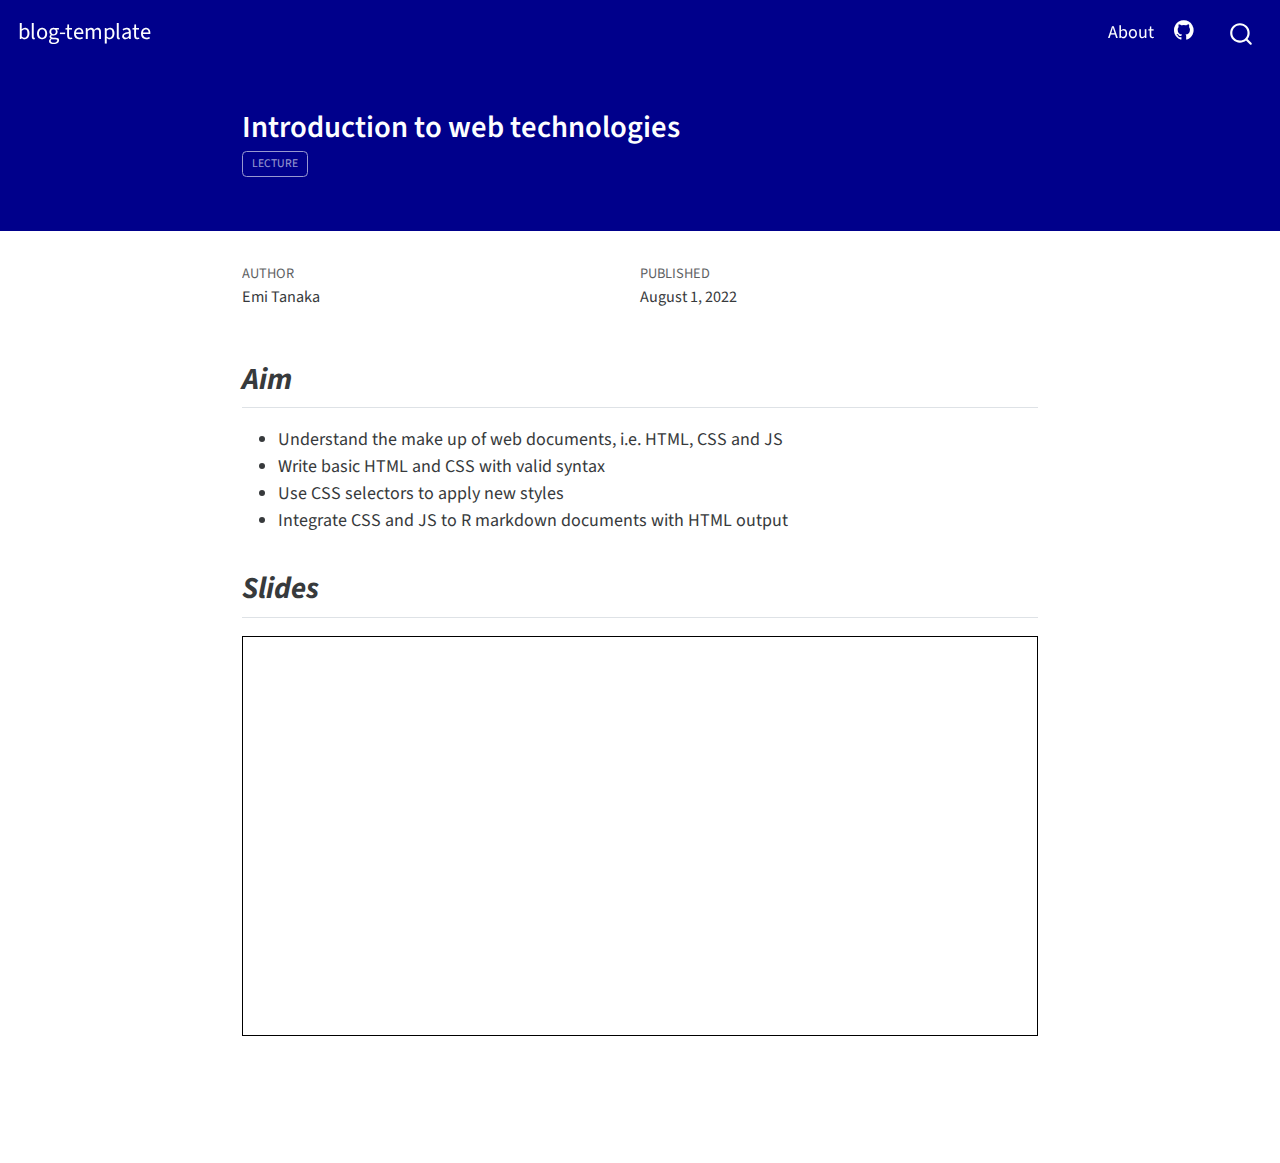
<file: posts/week02/index.html>
<!DOCTYPE html>
<html xmlns="http://www.w3.org/1999/xhtml" lang="en" xml:lang="en"><head>

<meta charset="utf-8">
<meta name="generator" content="quarto-0.9.615">

<meta name="viewport" content="width=device-width, initial-scale=1.0, user-scalable=yes">

<meta name="author" content="Emi Tanaka">
<meta name="dcterms.date" content="2022-08-01">

<title>blog-template - Introduction to web technologies</title>
<style>
code{white-space: pre-wrap;}
span.smallcaps{font-variant: small-caps;}
span.underline{text-decoration: underline;}
div.column{display: inline-block; vertical-align: top; width: 50%;}
div.hanging-indent{margin-left: 1.5em; text-indent: -1.5em;}
ul.task-list{list-style: none;}
</style>


<script src="../../site_libs/quarto-nav/quarto-nav.js"></script>
<script src="../../site_libs/quarto-nav/headroom.min.js"></script>
<script src="../../site_libs/clipboard/clipboard.min.js"></script>
<script src="../../site_libs/quarto-search/autocomplete.umd.js"></script>
<script src="../../site_libs/quarto-search/fuse.min.js"></script>
<script src="../../site_libs/quarto-search/quarto-search.js"></script>
<meta name="quarto:offset" content="../../">
<script src="../../site_libs/quarto-html/quarto.js"></script>
<script src="../../site_libs/quarto-html/popper.min.js"></script>
<script src="../../site_libs/quarto-html/tippy.umd.min.js"></script>
<script src="../../site_libs/quarto-html/anchor.min.js"></script>
<link href="../../site_libs/quarto-html/tippy.css" rel="stylesheet">
<link href="../../site_libs/quarto-html/quarto-syntax-highlighting.css" rel="stylesheet" id="quarto-text-highlighting-styles">
<script src="../../site_libs/bootstrap/bootstrap.min.js"></script>
<link href="../../site_libs/bootstrap/bootstrap-icons.css" rel="stylesheet">
<link href="../../site_libs/bootstrap/bootstrap.min.css" rel="stylesheet">
<script id="quarto-search-options" type="application/json">{
  "location": "navbar",
  "copy-button": false,
  "collapse-after": 3,
  "panel-placement": "end",
  "type": "overlay",
  "limit": 20,
  "language": {
    "search-no-results-text": "No results",
    "search-matching-documents-text": "matching documents",
    "search-copy-link-title": "Copy link to search",
    "search-hide-matches-text": "Hide additional matches",
    "search-more-match-text": "more match in this document",
    "search-more-matches-text": "more matches in this document",
    "search-clear-button-title": "Clear",
    "search-detached-cancel-button-title": "Cancel",
    "search-submit-button-title": "Submit"
  }
}</script>


<link rel="stylesheet" href="../../styles.css">
</head>

<body class="nav-fixed fullcontent">

<div id="quarto-search-results"></div>
  <header id="quarto-header" class="headroom fixed-top">
    <nav class="navbar navbar-expand-lg navbar-dark ">
      <div class="navbar-container container-fluid">
      <a class="navbar-brand" href="../../index.html">
    <span class="navbar-title">blog-template</span>
  </a>
          <button class="navbar-toggler" type="button" data-bs-toggle="collapse" data-bs-target="#navbarCollapse" aria-controls="navbarCollapse" aria-expanded="false" aria-label="Toggle navigation" onclick="if (window.quartoToggleHeadroom) { window.quartoToggleHeadroom(); }">
  <span class="navbar-toggler-icon"></span>
</button>
          <div class="collapse navbar-collapse" id="navbarCollapse">
            <ul class="navbar-nav navbar-nav-scroll ms-auto">
  <li class="nav-item">
    <a class="nav-link" href="../../about.html">About</a>
  </li>  
  <li class="nav-item compact">
    <a class="nav-link" href="https://github.com/etc5523-2022"><i class="bi bi-github" role="img">
</i> 
 </a>
  </li>  
</ul>
              <div id="quarto-search" class="" title="Search"></div>
          </div> <!-- /navcollapse -->
      </div> <!-- /container-fluid -->
    </nav>
</header>
<!-- content -->
<header id="title-block-header" class="quarto-title-block default page-columns page-full">
  <div class="quarto-title-banner page-columns page-full">
    <div class="quarto-title column-body">
      <h1 class="title">Introduction to web technologies</h1>
                                <div class="quarto-categories">
                <div class="quarto-category">lecture</div>
              </div>
                  </div>
  </div>
    
  
  <div class="quarto-title-meta">

      <div>
      <div class="quarto-title-meta-heading">Author</div>
      <div class="quarto-title-meta-contents">
               <p>Emi Tanaka </p>
            </div>
    </div>
      
      <div>
      <div class="quarto-title-meta-heading">Published</div>
      <div class="quarto-title-meta-contents">
        <p class="date">August 1, 2022</p>
      </div>
    </div>
      
    </div>
    
  
  </header><div id="quarto-content" class="quarto-container page-columns page-rows-contents page-layout-article page-navbar">
<!-- sidebar -->
<!-- margin-sidebar -->
    
<!-- main -->
<main class="content quarto-banner-title-block" id="quarto-document-content">




<section id="aim" class="level2">
<h2 class="anchored" data-anchor-id="aim">Aim</h2>
<ul>
<li>Understand the make up of web documents, i.e.&nbsp;HTML, CSS and JS</li>
<li>Write basic HTML and CSS with valid syntax</li>
<li>Use CSS selectors to apply new styles</li>
<li>Integrate CSS and JS to R markdown documents with HTML output</li>
</ul>
</section>
<section id="slides" class="level2">
<h2 class="anchored" data-anchor-id="slides">Slides</h2>
<iframe src="https://cwd.numbat.space/lectures/lecture-02.html" style="border: 1px solid black;" width="100%" height="400px">
</iframe>


</section>

</main> <!-- /main -->
<script id="quarto-html-after-body" type="application/javascript">
window.document.addEventListener("DOMContentLoaded", function (event) {
  const icon = "";
  const anchorJS = new window.AnchorJS();
  anchorJS.options = {
    placement: 'right',
    icon: icon
  };
  anchorJS.add('.anchored');
  const clipboard = new window.ClipboardJS('.code-copy-button', {
    target: function(trigger) {
      return trigger.previousElementSibling;
    }
  });
  clipboard.on('success', function(e) {
    // button target
    const button = e.trigger;
    // don't keep focus
    button.blur();
    // flash "checked"
    button.classList.add('code-copy-button-checked');
    var currentTitle = button.getAttribute("title");
    button.setAttribute("title", "Copied!");
    setTimeout(function() {
      button.setAttribute("title", currentTitle);
      button.classList.remove('code-copy-button-checked');
    }, 1000);
    // clear code selection
    e.clearSelection();
  });
  function tippyHover(el, contentFn) {
    const config = {
      allowHTML: true,
      content: contentFn,
      maxWidth: 500,
      delay: 100,
      arrow: false,
      appendTo: function(el) {
          return el.parentElement;
      },
      interactive: true,
      interactiveBorder: 10,
      theme: 'quarto',
      placement: 'bottom-start'
    };
    window.tippy(el, config); 
  }
  const noterefs = window.document.querySelectorAll('a[role="doc-noteref"]');
  for (var i=0; i<noterefs.length; i++) {
    const ref = noterefs[i];
    tippyHover(ref, function() {
      let href = ref.getAttribute('href');
      try { href = new URL(href).hash; } catch {}
      const id = href.replace(/^#\/?/, "");
      const note = window.document.getElementById(id);
      return note.innerHTML;
    });
  }
  var bibliorefs = window.document.querySelectorAll('a[role="doc-biblioref"]');
  for (var i=0; i<bibliorefs.length; i++) {
    const ref = bibliorefs[i];
    const cites = ref.parentNode.getAttribute('data-cites').split(' ');
    tippyHover(ref, function() {
      var popup = window.document.createElement('div');
      cites.forEach(function(cite) {
        var citeDiv = window.document.createElement('div');
        citeDiv.classList.add('hanging-indent');
        citeDiv.classList.add('csl-entry');
        var biblioDiv = window.document.getElementById('ref-' + cite);
        if (biblioDiv) {
          citeDiv.innerHTML = biblioDiv.innerHTML;
        }
        popup.appendChild(citeDiv);
      });
      return popup.innerHTML;
    });
  }
});
</script>
</div> <!-- /content -->



</body></html>
</file>
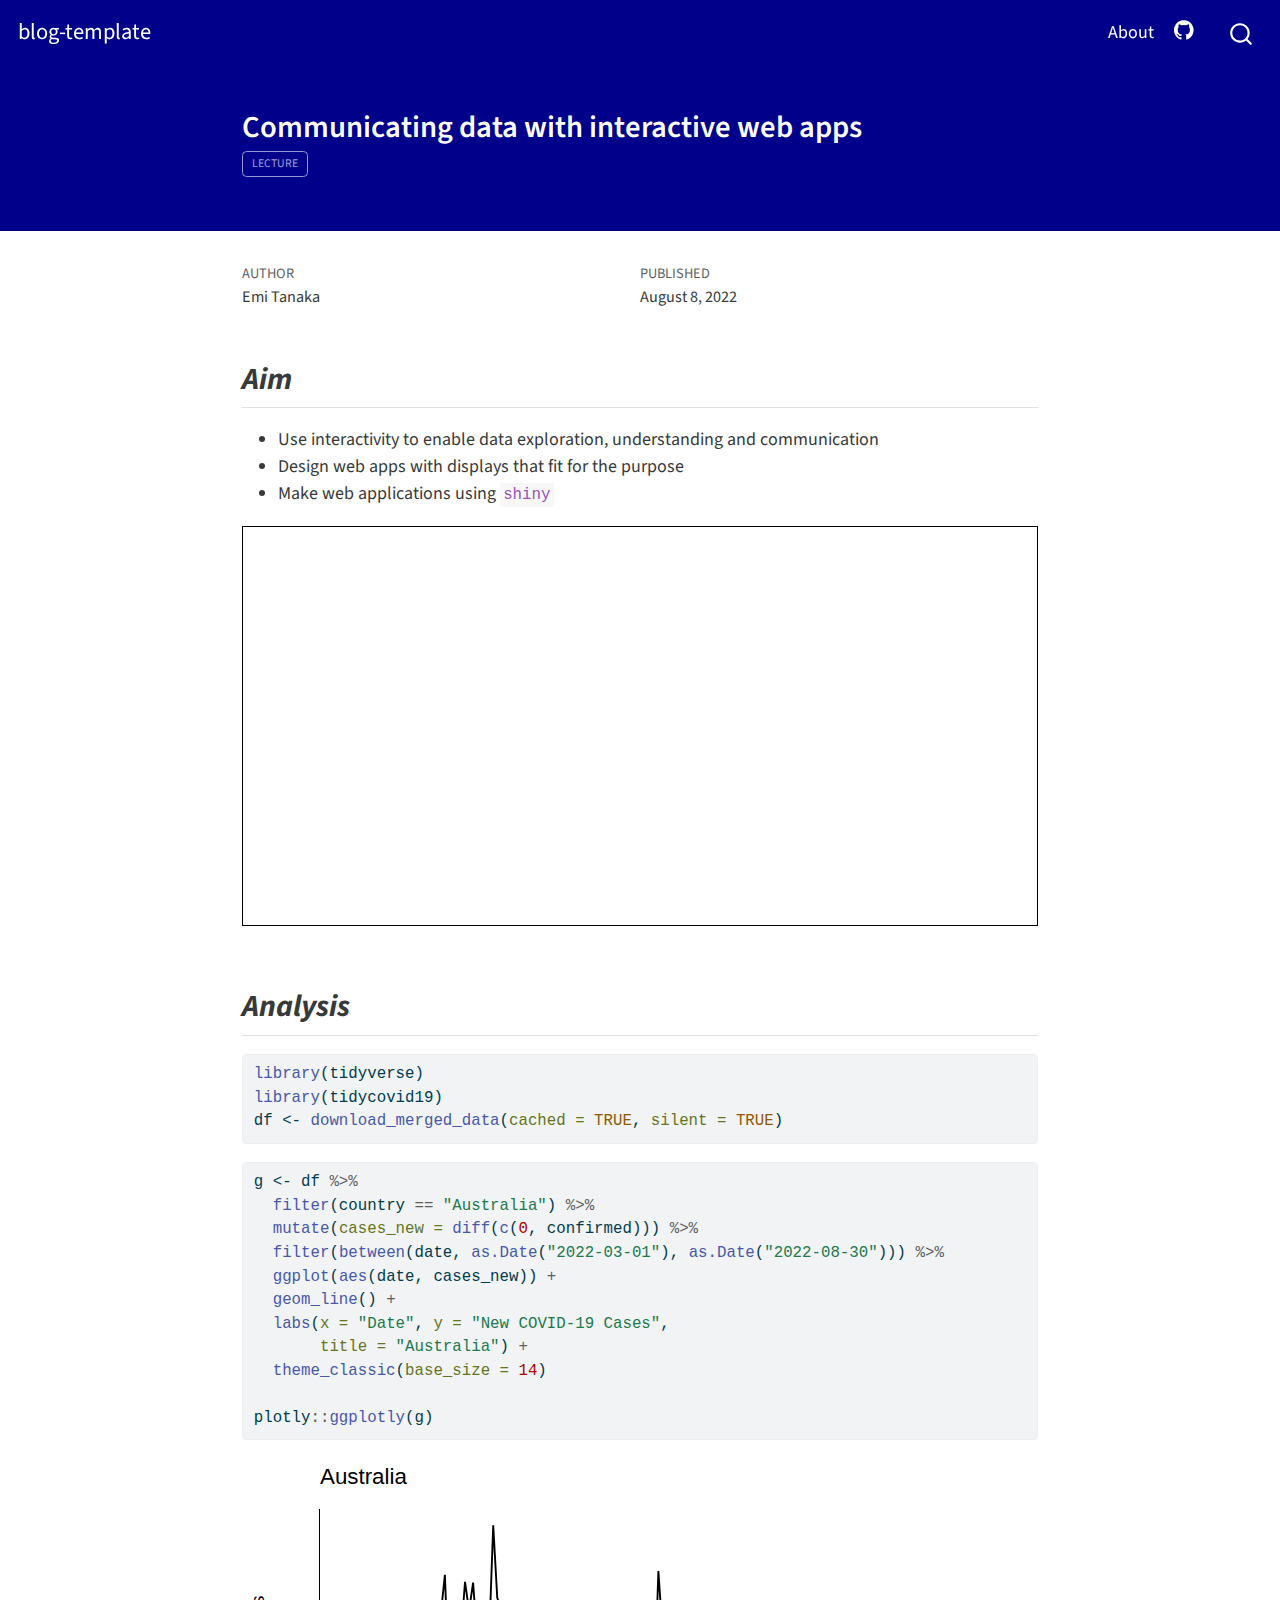
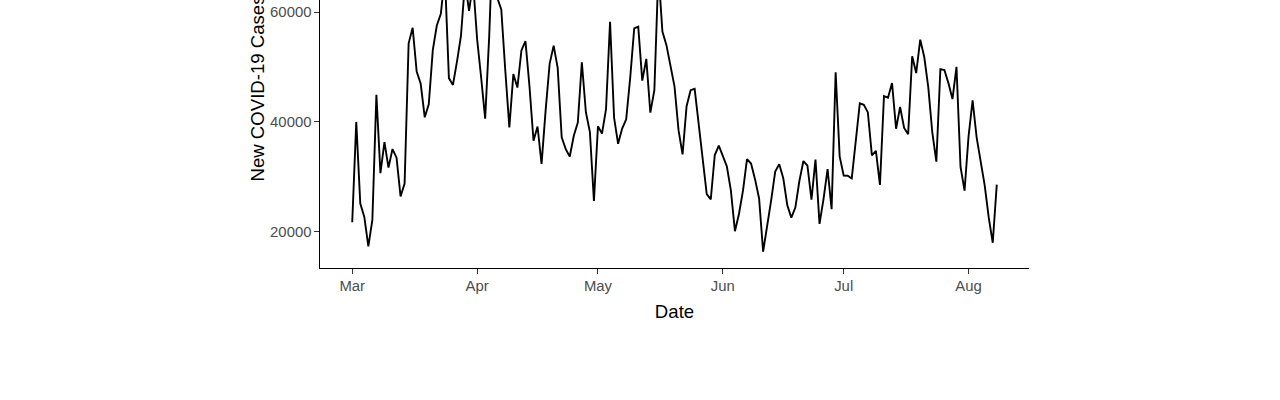
<file: posts/week03/index.html>
<!DOCTYPE html>
<html xmlns="http://www.w3.org/1999/xhtml" lang="en" xml:lang="en"><head>

<meta charset="utf-8">
<meta name="generator" content="quarto-0.9.615">

<meta name="viewport" content="width=device-width, initial-scale=1.0, user-scalable=yes">

<meta name="author" content="Emi Tanaka">
<meta name="dcterms.date" content="2022-08-08">

<title>blog-template - Communicating data with interactive web apps</title>
<style>
code{white-space: pre-wrap;}
span.smallcaps{font-variant: small-caps;}
span.underline{text-decoration: underline;}
div.column{display: inline-block; vertical-align: top; width: 50%;}
div.hanging-indent{margin-left: 1.5em; text-indent: -1.5em;}
ul.task-list{list-style: none;}
pre > code.sourceCode { white-space: pre; position: relative; }
pre > code.sourceCode > span { display: inline-block; line-height: 1.25; }
pre > code.sourceCode > span:empty { height: 1.2em; }
.sourceCode { overflow: visible; }
code.sourceCode > span { color: inherit; text-decoration: inherit; }
div.sourceCode { margin: 1em 0; }
pre.sourceCode { margin: 0; }
@media screen {
div.sourceCode { overflow: auto; }
}
@media print {
pre > code.sourceCode { white-space: pre-wrap; }
pre > code.sourceCode > span { text-indent: -5em; padding-left: 5em; }
}
pre.numberSource code
  { counter-reset: source-line 0; }
pre.numberSource code > span
  { position: relative; left: -4em; counter-increment: source-line; }
pre.numberSource code > span > a:first-child::before
  { content: counter(source-line);
    position: relative; left: -1em; text-align: right; vertical-align: baseline;
    border: none; display: inline-block;
    -webkit-touch-callout: none; -webkit-user-select: none;
    -khtml-user-select: none; -moz-user-select: none;
    -ms-user-select: none; user-select: none;
    padding: 0 4px; width: 4em;
    color: #aaaaaa;
  }
pre.numberSource { margin-left: 3em; border-left: 1px solid #aaaaaa;  padding-left: 4px; }
div.sourceCode
  {   }
@media screen {
pre > code.sourceCode > span > a:first-child::before { text-decoration: underline; }
}
code span.al { color: #ff0000; font-weight: bold; } /* Alert */
code span.an { color: #60a0b0; font-weight: bold; font-style: italic; } /* Annotation */
code span.at { color: #7d9029; } /* Attribute */
code span.bn { color: #40a070; } /* BaseN */
code span.bu { } /* BuiltIn */
code span.cf { color: #007020; font-weight: bold; } /* ControlFlow */
code span.ch { color: #4070a0; } /* Char */
code span.cn { color: #880000; } /* Constant */
code span.co { color: #60a0b0; font-style: italic; } /* Comment */
code span.cv { color: #60a0b0; font-weight: bold; font-style: italic; } /* CommentVar */
code span.do { color: #ba2121; font-style: italic; } /* Documentation */
code span.dt { color: #902000; } /* DataType */
code span.dv { color: #40a070; } /* DecVal */
code span.er { color: #ff0000; font-weight: bold; } /* Error */
code span.ex { } /* Extension */
code span.fl { color: #40a070; } /* Float */
code span.fu { color: #06287e; } /* Function */
code span.im { } /* Import */
code span.in { color: #60a0b0; font-weight: bold; font-style: italic; } /* Information */
code span.kw { color: #007020; font-weight: bold; } /* Keyword */
code span.op { color: #666666; } /* Operator */
code span.ot { color: #007020; } /* Other */
code span.pp { color: #bc7a00; } /* Preprocessor */
code span.sc { color: #4070a0; } /* SpecialChar */
code span.ss { color: #bb6688; } /* SpecialString */
code span.st { color: #4070a0; } /* String */
code span.va { color: #19177c; } /* Variable */
code span.vs { color: #4070a0; } /* VerbatimString */
code span.wa { color: #60a0b0; font-weight: bold; font-style: italic; } /* Warning */
</style>


<script src="../../site_libs/quarto-nav/quarto-nav.js"></script>
<script src="../../site_libs/quarto-nav/headroom.min.js"></script>
<script src="../../site_libs/clipboard/clipboard.min.js"></script>
<script src="../../site_libs/quarto-search/autocomplete.umd.js"></script>
<script src="../../site_libs/quarto-search/fuse.min.js"></script>
<script src="../../site_libs/quarto-search/quarto-search.js"></script>
<meta name="quarto:offset" content="../../">
<script src="../../site_libs/quarto-html/quarto.js"></script>
<script src="../../site_libs/quarto-html/popper.min.js"></script>
<script src="../../site_libs/quarto-html/tippy.umd.min.js"></script>
<script src="../../site_libs/quarto-html/anchor.min.js"></script>
<link href="../../site_libs/quarto-html/tippy.css" rel="stylesheet">
<link href="../../site_libs/quarto-html/quarto-syntax-highlighting.css" rel="stylesheet" id="quarto-text-highlighting-styles">
<script src="../../site_libs/bootstrap/bootstrap.min.js"></script>
<link href="../../site_libs/bootstrap/bootstrap-icons.css" rel="stylesheet">
<link href="../../site_libs/bootstrap/bootstrap.min.css" rel="stylesheet">
<script id="quarto-search-options" type="application/json">{
  "location": "navbar",
  "copy-button": false,
  "collapse-after": 3,
  "panel-placement": "end",
  "type": "overlay",
  "limit": 20,
  "language": {
    "search-no-results-text": "No results",
    "search-matching-documents-text": "matching documents",
    "search-copy-link-title": "Copy link to search",
    "search-hide-matches-text": "Hide additional matches",
    "search-more-match-text": "more match in this document",
    "search-more-matches-text": "more matches in this document",
    "search-clear-button-title": "Clear",
    "search-detached-cancel-button-title": "Cancel",
    "search-submit-button-title": "Submit"
  }
}</script>
<script src="../../site_libs/htmlwidgets-1.5.4/htmlwidgets.js"></script>
<script src="../../site_libs/plotly-binding-4.10.0/plotly.js"></script>
<script src="../../site_libs/typedarray-0.1/typedarray.min.js"></script>
<script src="../../site_libs/jquery-3.5.1/jquery.min.js"></script>
<link href="../../site_libs/crosstalk-1.2.0/css/crosstalk.min.css" rel="stylesheet">
<script src="../../site_libs/crosstalk-1.2.0/js/crosstalk.min.js"></script>
<link href="../../site_libs/plotly-htmlwidgets-css-2.5.1/plotly-htmlwidgets.css" rel="stylesheet">
<script src="../../site_libs/plotly-main-2.5.1/plotly-latest.min.js"></script>


<link rel="stylesheet" href="../../styles.css">
</head>

<body class="nav-fixed fullcontent">

<div id="quarto-search-results"></div>
  <header id="quarto-header" class="headroom fixed-top">
    <nav class="navbar navbar-expand-lg navbar-dark ">
      <div class="navbar-container container-fluid">
      <a class="navbar-brand" href="../../index.html">
    <span class="navbar-title">blog-template</span>
  </a>
          <button class="navbar-toggler" type="button" data-bs-toggle="collapse" data-bs-target="#navbarCollapse" aria-controls="navbarCollapse" aria-expanded="false" aria-label="Toggle navigation" onclick="if (window.quartoToggleHeadroom) { window.quartoToggleHeadroom(); }">
  <span class="navbar-toggler-icon"></span>
</button>
          <div class="collapse navbar-collapse" id="navbarCollapse">
            <ul class="navbar-nav navbar-nav-scroll ms-auto">
  <li class="nav-item">
    <a class="nav-link" href="../../about.html">About</a>
  </li>  
  <li class="nav-item compact">
    <a class="nav-link" href="https://github.com/etc5523-2022"><i class="bi bi-github" role="img">
</i> 
 </a>
  </li>  
</ul>
              <div id="quarto-search" class="" title="Search"></div>
          </div> <!-- /navcollapse -->
      </div> <!-- /container-fluid -->
    </nav>
</header>
<!-- content -->
<header id="title-block-header" class="quarto-title-block default page-columns page-full">
  <div class="quarto-title-banner page-columns page-full">
    <div class="quarto-title column-body">
      <h1 class="title">Communicating data with interactive web apps</h1>
                                <div class="quarto-categories">
                <div class="quarto-category">lecture</div>
              </div>
                  </div>
  </div>
    
  
  <div class="quarto-title-meta">

      <div>
      <div class="quarto-title-meta-heading">Author</div>
      <div class="quarto-title-meta-contents">
               <p>Emi Tanaka </p>
            </div>
    </div>
      
      <div>
      <div class="quarto-title-meta-heading">Published</div>
      <div class="quarto-title-meta-contents">
        <p class="date">August 8, 2022</p>
      </div>
    </div>
      
    </div>
    
  
  </header><div id="quarto-content" class="quarto-container page-columns page-rows-contents page-layout-article page-navbar">
<!-- sidebar -->
<!-- margin-sidebar -->
    
<!-- main -->
<main class="content quarto-banner-title-block" id="quarto-document-content">




<section id="aim" class="level2">
<h2 class="anchored" data-anchor-id="aim">Aim</h2>
<ul>
<li>Use interactivity to enable data exploration, understanding and communication</li>
<li>Design web apps with displays that fit for the purpose</li>
<li>Make web applications using <code>shiny</code></li>
</ul>
<iframe src="https://cwd.numbat.space/lectures/lecture-03.html" style="border: 1px solid black;" width="100%" height="400px">
</iframe>
</section>
<section id="analysis" class="level2">
<h2 class="anchored" data-anchor-id="analysis">Analysis</h2>
<div class="cell">
<div class="sourceCode cell-code" id="cb1"><pre class="sourceCode r code-with-copy"><code class="sourceCode r"><span id="cb1-1"><a href="#cb1-1" aria-hidden="true" tabindex="-1"></a><span class="fu">library</span>(tidyverse)</span>
<span id="cb1-2"><a href="#cb1-2" aria-hidden="true" tabindex="-1"></a><span class="fu">library</span>(tidycovid19)</span>
<span id="cb1-3"><a href="#cb1-3" aria-hidden="true" tabindex="-1"></a>df <span class="ot">&lt;-</span> <span class="fu">download_merged_data</span>(<span class="at">cached =</span> <span class="cn">TRUE</span>, <span class="at">silent =</span> <span class="cn">TRUE</span>)</span></code><button title="Copy to Clipboard" class="code-copy-button"><i class="bi"></i></button></pre></div>
</div>
<div class="cell">
<div class="sourceCode cell-code" id="cb2"><pre class="sourceCode r code-with-copy"><code class="sourceCode r"><span id="cb2-1"><a href="#cb2-1" aria-hidden="true" tabindex="-1"></a>g <span class="ot">&lt;-</span> df <span class="sc">%&gt;%</span> </span>
<span id="cb2-2"><a href="#cb2-2" aria-hidden="true" tabindex="-1"></a>  <span class="fu">filter</span>(country <span class="sc">==</span> <span class="st">"Australia"</span>) <span class="sc">%&gt;%</span> </span>
<span id="cb2-3"><a href="#cb2-3" aria-hidden="true" tabindex="-1"></a>  <span class="fu">mutate</span>(<span class="at">cases_new =</span> <span class="fu">diff</span>(<span class="fu">c</span>(<span class="dv">0</span>, confirmed))) <span class="sc">%&gt;%</span> </span>
<span id="cb2-4"><a href="#cb2-4" aria-hidden="true" tabindex="-1"></a>  <span class="fu">filter</span>(<span class="fu">between</span>(date, <span class="fu">as.Date</span>(<span class="st">"2022-03-01"</span>), <span class="fu">as.Date</span>(<span class="st">"2022-08-30"</span>))) <span class="sc">%&gt;%</span> </span>
<span id="cb2-5"><a href="#cb2-5" aria-hidden="true" tabindex="-1"></a>  <span class="fu">ggplot</span>(<span class="fu">aes</span>(date, cases_new)) <span class="sc">+</span></span>
<span id="cb2-6"><a href="#cb2-6" aria-hidden="true" tabindex="-1"></a>  <span class="fu">geom_line</span>() <span class="sc">+</span></span>
<span id="cb2-7"><a href="#cb2-7" aria-hidden="true" tabindex="-1"></a>  <span class="fu">labs</span>(<span class="at">x =</span> <span class="st">"Date"</span>, <span class="at">y =</span> <span class="st">"New COVID-19 Cases"</span>,</span>
<span id="cb2-8"><a href="#cb2-8" aria-hidden="true" tabindex="-1"></a>       <span class="at">title =</span> <span class="st">"Australia"</span>) <span class="sc">+</span></span>
<span id="cb2-9"><a href="#cb2-9" aria-hidden="true" tabindex="-1"></a>  <span class="fu">theme_classic</span>(<span class="at">base_size =</span> <span class="dv">14</span>)</span>
<span id="cb2-10"><a href="#cb2-10" aria-hidden="true" tabindex="-1"></a></span>
<span id="cb2-11"><a href="#cb2-11" aria-hidden="true" tabindex="-1"></a>plotly<span class="sc">::</span><span class="fu">ggplotly</span>(g)</span></code><button title="Copy to Clipboard" class="code-copy-button"><i class="bi"></i></button></pre></div>
<div class="cell-output-display">
<div id="htmlwidget-ccddfc46bcdff7d542d4" style="width:100%;height:464px;" class="plotly html-widget"></div>
<script type="application/json" data-for="htmlwidget-ccddfc46bcdff7d542d4">{"x":{"data":[{"x":[19052,19053,19054,19055,19056,19057,19058,19059,19060,19061,19062,19063,19064,19065,19066,19067,19068,19069,19070,19071,19072,19073,19074,19075,19076,19077,19078,19079,19080,19081,19082,19083,19084,19085,19086,19087,19088,19089,19090,19091,19092,19093,19094,19095,19096,19097,19098,19099,19100,19101,19102,19103,19104,19105,19106,19107,19108,19109,19110,19111,19112,19113,19114,19115,19116,19117,19118,19119,19120,19121,19122,19123,19124,19125,19126,19127,19128,19129,19130,19131,19132,19133,19134,19135,19136,19137,19138,19139,19140,19141,19142,19143,19144,19145,19146,19147,19148,19149,19150,19151,19152,19153,19154,19155,19156,19157,19158,19159,19160,19161,19162,19163,19164,19165,19166,19167,19168,19169,19170,19171,19172,19173,19174,19175,19176,19177,19178,19179,19180,19181,19182,19183,19184,19185,19186,19187,19188,19189,19190,19191,19192,19193,19194,19195,19196,19197,19198,19199,19200,19201,19202,19203,19204,19205,19206,19207,19208,19209,19210,19211,19212],"y":[21755,40012,25159,22716,17376,22182,44962,30691,36335,31689,35077,33495,26440,28803,54309,57148,49166,46952,40854,43230,53063,57556,59704,66782,47988,46749,50971,55738,65523,60239,65385,55097,48097,40610,55544,75797,62608,60481,49317,39025,48724,46267,53017,54709,46499,36580,39177,32365,42032,50580,53901,49848,37209,35052,33709,37480,39909,50876,41780,38172,25614,39217,37881,42324,58258,40811,36035,38806,40457,48033,57054,57348,47516,51486,41698,45774,67455,56461,53985,50229,46485,38512,34087,42868,45792,46028,39563,32621,26877,25916,33976,35713,33716,31897,27521,20127,23253,27503,33223,32433,29548,26085,16393,20880,25763,30960,32325,29765,24843,22598,24418,29256,32895,32034,25882,33149,21437,25997,31420,24137,49061,33746,30236,30215,29723,36552,43403,43130,41743,33912,34730,28530,44724,44415,47095,38769,42723,38914,37787,51973,48902,54989,51827,46310,38046,32789,49626,49460,47075,44170,50042,31846,27510,37443,43942,37214,32546,28479,22616,18010,28604],"text":["date: 2022-03-01<br />cases_new: 21755","date: 2022-03-02<br />cases_new: 40012","date: 2022-03-03<br />cases_new: 25159","date: 2022-03-04<br />cases_new: 22716","date: 2022-03-05<br />cases_new: 17376","date: 2022-03-06<br />cases_new: 22182","date: 2022-03-07<br />cases_new: 44962","date: 2022-03-08<br />cases_new: 30691","date: 2022-03-09<br />cases_new: 36335","date: 2022-03-10<br />cases_new: 31689","date: 2022-03-11<br />cases_new: 35077","date: 2022-03-12<br />cases_new: 33495","date: 2022-03-13<br />cases_new: 26440","date: 2022-03-14<br />cases_new: 28803","date: 2022-03-15<br />cases_new: 54309","date: 2022-03-16<br />cases_new: 57148","date: 2022-03-17<br />cases_new: 49166","date: 2022-03-18<br />cases_new: 46952","date: 2022-03-19<br />cases_new: 40854","date: 2022-03-20<br />cases_new: 43230","date: 2022-03-21<br />cases_new: 53063","date: 2022-03-22<br />cases_new: 57556","date: 2022-03-23<br />cases_new: 59704","date: 2022-03-24<br />cases_new: 66782","date: 2022-03-25<br />cases_new: 47988","date: 2022-03-26<br />cases_new: 46749","date: 2022-03-27<br />cases_new: 50971","date: 2022-03-28<br />cases_new: 55738","date: 2022-03-29<br />cases_new: 65523","date: 2022-03-30<br />cases_new: 60239","date: 2022-03-31<br />cases_new: 65385","date: 2022-04-01<br />cases_new: 55097","date: 2022-04-02<br />cases_new: 48097","date: 2022-04-03<br />cases_new: 40610","date: 2022-04-04<br />cases_new: 55544","date: 2022-04-05<br />cases_new: 75797","date: 2022-04-06<br />cases_new: 62608","date: 2022-04-07<br />cases_new: 60481","date: 2022-04-08<br />cases_new: 49317","date: 2022-04-09<br />cases_new: 39025","date: 2022-04-10<br />cases_new: 48724","date: 2022-04-11<br />cases_new: 46267","date: 2022-04-12<br />cases_new: 53017","date: 2022-04-13<br />cases_new: 54709","date: 2022-04-14<br />cases_new: 46499","date: 2022-04-15<br />cases_new: 36580","date: 2022-04-16<br />cases_new: 39177","date: 2022-04-17<br />cases_new: 32365","date: 2022-04-18<br />cases_new: 42032","date: 2022-04-19<br />cases_new: 50580","date: 2022-04-20<br />cases_new: 53901","date: 2022-04-21<br />cases_new: 49848","date: 2022-04-22<br />cases_new: 37209","date: 2022-04-23<br />cases_new: 35052","date: 2022-04-24<br />cases_new: 33709","date: 2022-04-25<br />cases_new: 37480","date: 2022-04-26<br />cases_new: 39909","date: 2022-04-27<br />cases_new: 50876","date: 2022-04-28<br />cases_new: 41780","date: 2022-04-29<br />cases_new: 38172","date: 2022-04-30<br />cases_new: 25614","date: 2022-05-01<br />cases_new: 39217","date: 2022-05-02<br />cases_new: 37881","date: 2022-05-03<br />cases_new: 42324","date: 2022-05-04<br />cases_new: 58258","date: 2022-05-05<br />cases_new: 40811","date: 2022-05-06<br />cases_new: 36035","date: 2022-05-07<br />cases_new: 38806","date: 2022-05-08<br />cases_new: 40457","date: 2022-05-09<br />cases_new: 48033","date: 2022-05-10<br />cases_new: 57054","date: 2022-05-11<br />cases_new: 57348","date: 2022-05-12<br />cases_new: 47516","date: 2022-05-13<br />cases_new: 51486","date: 2022-05-14<br />cases_new: 41698","date: 2022-05-15<br />cases_new: 45774","date: 2022-05-16<br />cases_new: 67455","date: 2022-05-17<br />cases_new: 56461","date: 2022-05-18<br />cases_new: 53985","date: 2022-05-19<br />cases_new: 50229","date: 2022-05-20<br />cases_new: 46485","date: 2022-05-21<br />cases_new: 38512","date: 2022-05-22<br />cases_new: 34087","date: 2022-05-23<br />cases_new: 42868","date: 2022-05-24<br />cases_new: 45792","date: 2022-05-25<br />cases_new: 46028","date: 2022-05-26<br />cases_new: 39563","date: 2022-05-27<br />cases_new: 32621","date: 2022-05-28<br />cases_new: 26877","date: 2022-05-29<br />cases_new: 25916","date: 2022-05-30<br />cases_new: 33976","date: 2022-05-31<br />cases_new: 35713","date: 2022-06-01<br />cases_new: 33716","date: 2022-06-02<br />cases_new: 31897","date: 2022-06-03<br />cases_new: 27521","date: 2022-06-04<br />cases_new: 20127","date: 2022-06-05<br />cases_new: 23253","date: 2022-06-06<br />cases_new: 27503","date: 2022-06-07<br />cases_new: 33223","date: 2022-06-08<br />cases_new: 32433","date: 2022-06-09<br />cases_new: 29548","date: 2022-06-10<br />cases_new: 26085","date: 2022-06-11<br />cases_new: 16393","date: 2022-06-12<br />cases_new: 20880","date: 2022-06-13<br />cases_new: 25763","date: 2022-06-14<br />cases_new: 30960","date: 2022-06-15<br />cases_new: 32325","date: 2022-06-16<br />cases_new: 29765","date: 2022-06-17<br />cases_new: 24843","date: 2022-06-18<br />cases_new: 22598","date: 2022-06-19<br />cases_new: 24418","date: 2022-06-20<br />cases_new: 29256","date: 2022-06-21<br />cases_new: 32895","date: 2022-06-22<br />cases_new: 32034","date: 2022-06-23<br />cases_new: 25882","date: 2022-06-24<br />cases_new: 33149","date: 2022-06-25<br />cases_new: 21437","date: 2022-06-26<br />cases_new: 25997","date: 2022-06-27<br />cases_new: 31420","date: 2022-06-28<br />cases_new: 24137","date: 2022-06-29<br />cases_new: 49061","date: 2022-06-30<br />cases_new: 33746","date: 2022-07-01<br />cases_new: 30236","date: 2022-07-02<br />cases_new: 30215","date: 2022-07-03<br />cases_new: 29723","date: 2022-07-04<br />cases_new: 36552","date: 2022-07-05<br />cases_new: 43403","date: 2022-07-06<br />cases_new: 43130","date: 2022-07-07<br />cases_new: 41743","date: 2022-07-08<br />cases_new: 33912","date: 2022-07-09<br />cases_new: 34730","date: 2022-07-10<br />cases_new: 28530","date: 2022-07-11<br />cases_new: 44724","date: 2022-07-12<br />cases_new: 44415","date: 2022-07-13<br />cases_new: 47095","date: 2022-07-14<br />cases_new: 38769","date: 2022-07-15<br />cases_new: 42723","date: 2022-07-16<br />cases_new: 38914","date: 2022-07-17<br />cases_new: 37787","date: 2022-07-18<br />cases_new: 51973","date: 2022-07-19<br />cases_new: 48902","date: 2022-07-20<br />cases_new: 54989","date: 2022-07-21<br />cases_new: 51827","date: 2022-07-22<br />cases_new: 46310","date: 2022-07-23<br />cases_new: 38046","date: 2022-07-24<br />cases_new: 32789","date: 2022-07-25<br />cases_new: 49626","date: 2022-07-26<br />cases_new: 49460","date: 2022-07-27<br />cases_new: 47075","date: 2022-07-28<br />cases_new: 44170","date: 2022-07-29<br />cases_new: 50042","date: 2022-07-30<br />cases_new: 31846","date: 2022-07-31<br />cases_new: 27510","date: 2022-08-01<br />cases_new: 37443","date: 2022-08-02<br />cases_new: 43942","date: 2022-08-03<br />cases_new: 37214","date: 2022-08-04<br />cases_new: 32546","date: 2022-08-05<br />cases_new: 28479","date: 2022-08-06<br />cases_new: 22616","date: 2022-08-07<br />cases_new: 18010","date: 2022-08-08<br />cases_new: 28604"],"type":"scatter","mode":"lines","line":{"width":1.88976377952756,"color":"rgba(0,0,0,1)","dash":"solid"},"hoveron":"points","showlegend":false,"xaxis":"x","yaxis":"y","hoverinfo":"text","frame":null}],"layout":{"margin":{"t":51.3341635533416,"r":9.29846409298464,"b":51.1415525114155,"l":69.7384806973848},"plot_bgcolor":"rgba(255,255,255,1)","paper_bgcolor":"rgba(255,255,255,1)","font":{"color":"rgba(0,0,0,1)","family":"","size":18.5969281859693},"title":{"text":"Australia","font":{"color":"rgba(0,0,0,1)","family":"","size":22.3163138231631},"x":0,"xref":"paper"},"xaxis":{"domain":[0,1],"automargin":true,"type":"linear","autorange":false,"range":[19044,19220],"tickmode":"array","ticktext":["Mar","Apr","May","Jun","Jul","Aug"],"tickvals":[19052,19083,19113,19144,19174,19205],"categoryorder":"array","categoryarray":["Mar","Apr","May","Jun","Jul","Aug"],"nticks":null,"ticks":"outside","tickcolor":"rgba(51,51,51,1)","ticklen":4.64923204649232,"tickwidth":0.845314917544058,"showticklabels":true,"tickfont":{"color":"rgba(77,77,77,1)","family":"","size":14.8775425487754},"tickangle":-0,"showline":true,"linecolor":"rgba(0,0,0,1)","linewidth":0.845314917544058,"showgrid":false,"gridcolor":null,"gridwidth":0,"zeroline":false,"anchor":"y","title":{"text":"Date","font":{"color":"rgba(0,0,0,1)","family":"","size":18.5969281859693}},"hoverformat":".2f"},"yaxis":{"domain":[0,1],"automargin":true,"type":"linear","autorange":false,"range":[13422.8,78767.2],"tickmode":"array","ticktext":["20000","40000","60000"],"tickvals":[20000,40000,60000],"categoryorder":"array","categoryarray":["20000","40000","60000"],"nticks":null,"ticks":"outside","tickcolor":"rgba(51,51,51,1)","ticklen":4.64923204649232,"tickwidth":0.845314917544058,"showticklabels":true,"tickfont":{"color":"rgba(77,77,77,1)","family":"","size":14.8775425487754},"tickangle":-0,"showline":true,"linecolor":"rgba(0,0,0,1)","linewidth":0.845314917544058,"showgrid":false,"gridcolor":null,"gridwidth":0,"zeroline":false,"anchor":"x","title":{"text":"New COVID-19 Cases","font":{"color":"rgba(0,0,0,1)","family":"","size":18.5969281859693}},"hoverformat":".2f"},"shapes":[{"type":"rect","fillcolor":null,"line":{"color":null,"width":0,"linetype":[]},"yref":"paper","xref":"paper","x0":0,"x1":1,"y0":0,"y1":1}],"showlegend":false,"legend":{"bgcolor":"rgba(255,255,255,1)","bordercolor":"transparent","borderwidth":2.40515390121689,"font":{"color":"rgba(0,0,0,1)","family":"","size":14.8775425487754}},"hovermode":"closest","barmode":"relative"},"config":{"doubleClick":"reset","modeBarButtonsToAdd":["hoverclosest","hovercompare"],"showSendToCloud":false},"source":"A","attrs":{"3c1e3d47ba4e":{"x":{},"y":{},"type":"scatter"}},"cur_data":"3c1e3d47ba4e","visdat":{"3c1e3d47ba4e":["function (y) ","x"]},"highlight":{"on":"plotly_click","persistent":false,"dynamic":false,"selectize":false,"opacityDim":0.2,"selected":{"opacity":1},"debounce":0},"shinyEvents":["plotly_hover","plotly_click","plotly_selected","plotly_relayout","plotly_brushed","plotly_brushing","plotly_clickannotation","plotly_doubleclick","plotly_deselect","plotly_afterplot","plotly_sunburstclick"],"base_url":"https://plot.ly"},"evals":[],"jsHooks":[]}</script>
</div>
</div>


</section>

</main> <!-- /main -->
<script id="quarto-html-after-body" type="application/javascript">
window.document.addEventListener("DOMContentLoaded", function (event) {
  const icon = "";
  const anchorJS = new window.AnchorJS();
  anchorJS.options = {
    placement: 'right',
    icon: icon
  };
  anchorJS.add('.anchored');
  const clipboard = new window.ClipboardJS('.code-copy-button', {
    target: function(trigger) {
      return trigger.previousElementSibling;
    }
  });
  clipboard.on('success', function(e) {
    // button target
    const button = e.trigger;
    // don't keep focus
    button.blur();
    // flash "checked"
    button.classList.add('code-copy-button-checked');
    var currentTitle = button.getAttribute("title");
    button.setAttribute("title", "Copied!");
    setTimeout(function() {
      button.setAttribute("title", currentTitle);
      button.classList.remove('code-copy-button-checked');
    }, 1000);
    // clear code selection
    e.clearSelection();
  });
  function tippyHover(el, contentFn) {
    const config = {
      allowHTML: true,
      content: contentFn,
      maxWidth: 500,
      delay: 100,
      arrow: false,
      appendTo: function(el) {
          return el.parentElement;
      },
      interactive: true,
      interactiveBorder: 10,
      theme: 'quarto',
      placement: 'bottom-start'
    };
    window.tippy(el, config); 
  }
  const noterefs = window.document.querySelectorAll('a[role="doc-noteref"]');
  for (var i=0; i<noterefs.length; i++) {
    const ref = noterefs[i];
    tippyHover(ref, function() {
      let href = ref.getAttribute('href');
      try { href = new URL(href).hash; } catch {}
      const id = href.replace(/^#\/?/, "");
      const note = window.document.getElementById(id);
      return note.innerHTML;
    });
  }
  var bibliorefs = window.document.querySelectorAll('a[role="doc-biblioref"]');
  for (var i=0; i<bibliorefs.length; i++) {
    const ref = bibliorefs[i];
    const cites = ref.parentNode.getAttribute('data-cites').split(' ');
    tippyHover(ref, function() {
      var popup = window.document.createElement('div');
      cites.forEach(function(cite) {
        var citeDiv = window.document.createElement('div');
        citeDiv.classList.add('hanging-indent');
        citeDiv.classList.add('csl-entry');
        var biblioDiv = window.document.getElementById('ref-' + cite);
        if (biblioDiv) {
          citeDiv.innerHTML = biblioDiv.innerHTML;
        }
        popup.appendChild(citeDiv);
      });
      return popup.innerHTML;
    });
  }
});
</script>
</div> <!-- /content -->



</body></html>
</file>
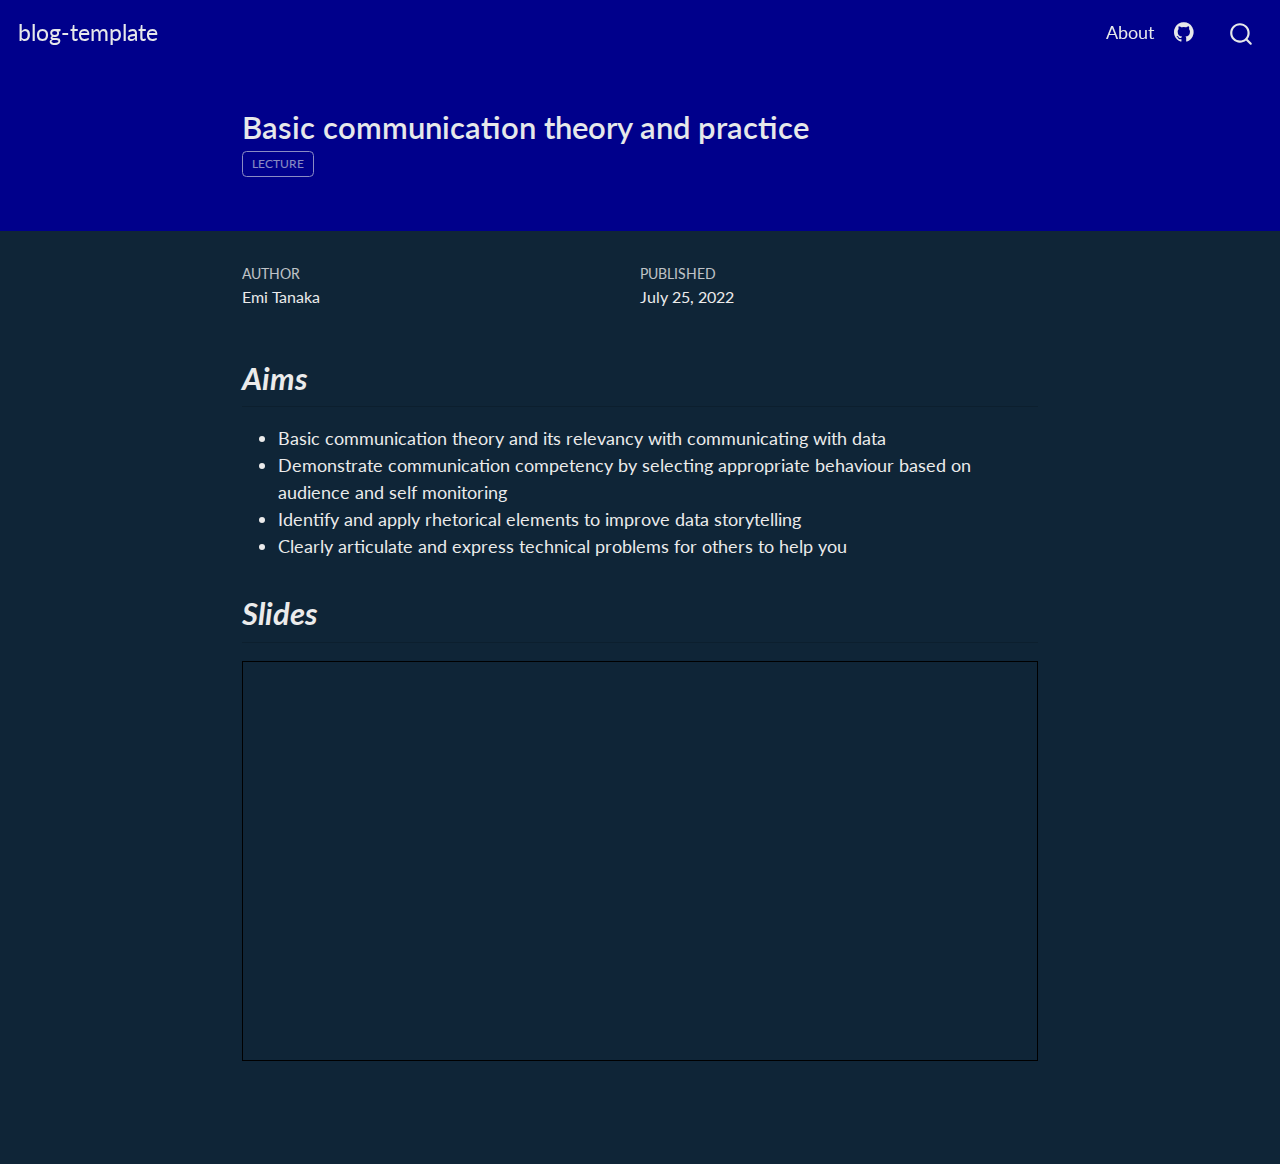
<file: docs/posts/week01/index.html>
<!DOCTYPE html>
<html xmlns="http://www.w3.org/1999/xhtml" lang="en" xml:lang="en"><head>

<meta charset="utf-8">
<meta name="generator" content="quarto-1.0.36">

<meta name="viewport" content="width=device-width, initial-scale=1.0, user-scalable=yes">

<meta name="author" content="Emi Tanaka">
<meta name="dcterms.date" content="2022-07-25">

<title>blog-template - Basic communication theory and practice</title>
<style>
code{white-space: pre-wrap;}
span.smallcaps{font-variant: small-caps;}
span.underline{text-decoration: underline;}
div.column{display: inline-block; vertical-align: top; width: 50%;}
div.hanging-indent{margin-left: 1.5em; text-indent: -1.5em;}
ul.task-list{list-style: none;}
</style>


<script src="../../site_libs/quarto-nav/quarto-nav.js"></script>
<script src="../../site_libs/quarto-nav/headroom.min.js"></script>
<script src="../../site_libs/clipboard/clipboard.min.js"></script>
<script src="../../site_libs/quarto-search/autocomplete.umd.js"></script>
<script src="../../site_libs/quarto-search/fuse.min.js"></script>
<script src="../../site_libs/quarto-search/quarto-search.js"></script>
<meta name="quarto:offset" content="../../">
<script src="../../site_libs/quarto-html/quarto.js"></script>
<script src="../../site_libs/quarto-html/popper.min.js"></script>
<script src="../../site_libs/quarto-html/tippy.umd.min.js"></script>
<script src="../../site_libs/quarto-html/anchor.min.js"></script>
<link href="../../site_libs/quarto-html/tippy.css" rel="stylesheet">
<link href="../../site_libs/quarto-html/quarto-syntax-highlighting.css" rel="stylesheet" id="quarto-text-highlighting-styles">
<script src="../../site_libs/bootstrap/bootstrap.min.js"></script>
<link href="../../site_libs/bootstrap/bootstrap-icons.css" rel="stylesheet">
<link href="../../site_libs/bootstrap/bootstrap.min.css" rel="stylesheet" id="quarto-bootstrap" data-mode="light">
<script id="quarto-search-options" type="application/json">{
  "location": "navbar",
  "copy-button": false,
  "collapse-after": 3,
  "panel-placement": "end",
  "type": "overlay",
  "limit": 20,
  "language": {
    "search-no-results-text": "No results",
    "search-matching-documents-text": "matching documents",
    "search-copy-link-title": "Copy link to search",
    "search-hide-matches-text": "Hide additional matches",
    "search-more-match-text": "more match in this document",
    "search-more-matches-text": "more matches in this document",
    "search-clear-button-title": "Clear",
    "search-detached-cancel-button-title": "Cancel",
    "search-submit-button-title": "Submit"
  }
}</script>


<link rel="stylesheet" href="../../styles.css">
</head>

<body class="nav-fixed fullcontent">

<div id="quarto-search-results"></div>
  <header id="quarto-header" class="headroom fixed-top">
    <nav class="navbar navbar-expand-lg navbar-dark ">
      <div class="navbar-container container-fluid">
      <a class="navbar-brand" href="../../index.html">
    <span class="navbar-title">blog-template</span>
  </a>
          <button class="navbar-toggler" type="button" data-bs-toggle="collapse" data-bs-target="#navbarCollapse" aria-controls="navbarCollapse" aria-expanded="false" aria-label="Toggle navigation" onclick="if (window.quartoToggleHeadroom) { window.quartoToggleHeadroom(); }">
  <span class="navbar-toggler-icon"></span>
</button>
          <div class="collapse navbar-collapse" id="navbarCollapse">
            <ul class="navbar-nav navbar-nav-scroll ms-auto">
  <li class="nav-item">
    <a class="nav-link" href="../../about.html">About</a>
  </li>  
  <li class="nav-item compact">
    <a class="nav-link" href="https://github.com/etc5523-2022"><i class="bi bi-github" role="img">
</i> 
 </a>
  </li>  
</ul>
              <div id="quarto-search" class="" title="Search"></div>
          </div> <!-- /navcollapse -->
      </div> <!-- /container-fluid -->
    </nav>
</header>
<!-- content -->
<header id="title-block-header" class="quarto-title-block default page-columns page-full">
  <div class="quarto-title-banner page-columns page-full">
    <div class="quarto-title column-body">
      <h1 class="title">Basic communication theory and practice</h1>
                                <div class="quarto-categories">
                <div class="quarto-category">lecture</div>
              </div>
                  </div>
  </div>
    
  
  <div class="quarto-title-meta">

      <div>
      <div class="quarto-title-meta-heading">Author</div>
      <div class="quarto-title-meta-contents">
               <p>Emi Tanaka </p>
            </div>
    </div>
      
      <div>
      <div class="quarto-title-meta-heading">Published</div>
      <div class="quarto-title-meta-contents">
        <p class="date">July 25, 2022</p>
      </div>
    </div>
      
    </div>
    
  
  </header><div id="quarto-content" class="quarto-container page-columns page-rows-contents page-layout-article page-navbar">
<!-- sidebar -->
<!-- margin-sidebar -->
    
<!-- main -->
<main class="content quarto-banner-title-block" id="quarto-document-content">




<section id="aims" class="level2">
<h2 class="anchored" data-anchor-id="aims">Aims</h2>
<ul>
<li>Basic communication theory and its relevancy with communicating with data</li>
<li>Demonstrate communication competency by selecting appropriate behaviour based on audience and self monitoring</li>
<li>Identify and apply rhetorical elements to improve data storytelling</li>
<li>Clearly articulate and express technical problems for others to help you</li>
</ul>
</section>
<section id="slides" class="level2">
<h2 class="anchored" data-anchor-id="slides">Slides</h2>
<iframe src="https://cwd.numbat.space/lectures/lecture-01.html" style="border: 1px solid black;" width="100%" height="400px">
</iframe>


</section>

</main> <!-- /main -->
<script id="quarto-html-after-body" type="application/javascript">
window.document.addEventListener("DOMContentLoaded", function (event) {
  const toggleBodyColorMode = (bsSheetEl) => {
    const mode = bsSheetEl.getAttribute("data-mode");
    const bodyEl = window.document.querySelector("body");
    if (mode === "dark") {
      bodyEl.classList.add("quarto-dark");
      bodyEl.classList.remove("quarto-light");
    } else {
      bodyEl.classList.add("quarto-light");
      bodyEl.classList.remove("quarto-dark");
    }
  }
  const toggleBodyColorPrimary = () => {
    const bsSheetEl = window.document.querySelector("link#quarto-bootstrap");
    if (bsSheetEl) {
      toggleBodyColorMode(bsSheetEl);
    }
  }
  toggleBodyColorPrimary();  
  const icon = "";
  const anchorJS = new window.AnchorJS();
  anchorJS.options = {
    placement: 'right',
    icon: icon
  };
  anchorJS.add('.anchored');
  const clipboard = new window.ClipboardJS('.code-copy-button', {
    target: function(trigger) {
      return trigger.previousElementSibling;
    }
  });
  clipboard.on('success', function(e) {
    // button target
    const button = e.trigger;
    // don't keep focus
    button.blur();
    // flash "checked"
    button.classList.add('code-copy-button-checked');
    var currentTitle = button.getAttribute("title");
    button.setAttribute("title", "Copied!");
    setTimeout(function() {
      button.setAttribute("title", currentTitle);
      button.classList.remove('code-copy-button-checked');
    }, 1000);
    // clear code selection
    e.clearSelection();
  });
  function tippyHover(el, contentFn) {
    const config = {
      allowHTML: true,
      content: contentFn,
      maxWidth: 500,
      delay: 100,
      arrow: false,
      appendTo: function(el) {
          return el.parentElement;
      },
      interactive: true,
      interactiveBorder: 10,
      theme: 'quarto',
      placement: 'bottom-start'
    };
    window.tippy(el, config); 
  }
  const noterefs = window.document.querySelectorAll('a[role="doc-noteref"]');
  for (var i=0; i<noterefs.length; i++) {
    const ref = noterefs[i];
    tippyHover(ref, function() {
      let href = ref.getAttribute('href');
      try { href = new URL(href).hash; } catch {}
      const id = href.replace(/^#\/?/, "");
      const note = window.document.getElementById(id);
      return note.innerHTML;
    });
  }
  var bibliorefs = window.document.querySelectorAll('a[role="doc-biblioref"]');
  for (var i=0; i<bibliorefs.length; i++) {
    const ref = bibliorefs[i];
    const cites = ref.parentNode.getAttribute('data-cites').split(' ');
    tippyHover(ref, function() {
      var popup = window.document.createElement('div');
      cites.forEach(function(cite) {
        var citeDiv = window.document.createElement('div');
        citeDiv.classList.add('hanging-indent');
        citeDiv.classList.add('csl-entry');
        var biblioDiv = window.document.getElementById('ref-' + cite);
        if (biblioDiv) {
          citeDiv.innerHTML = biblioDiv.innerHTML;
        }
        popup.appendChild(citeDiv);
      });
      return popup.innerHTML;
    });
  }
});
</script>
</div> <!-- /content -->



</body></html>
</file>
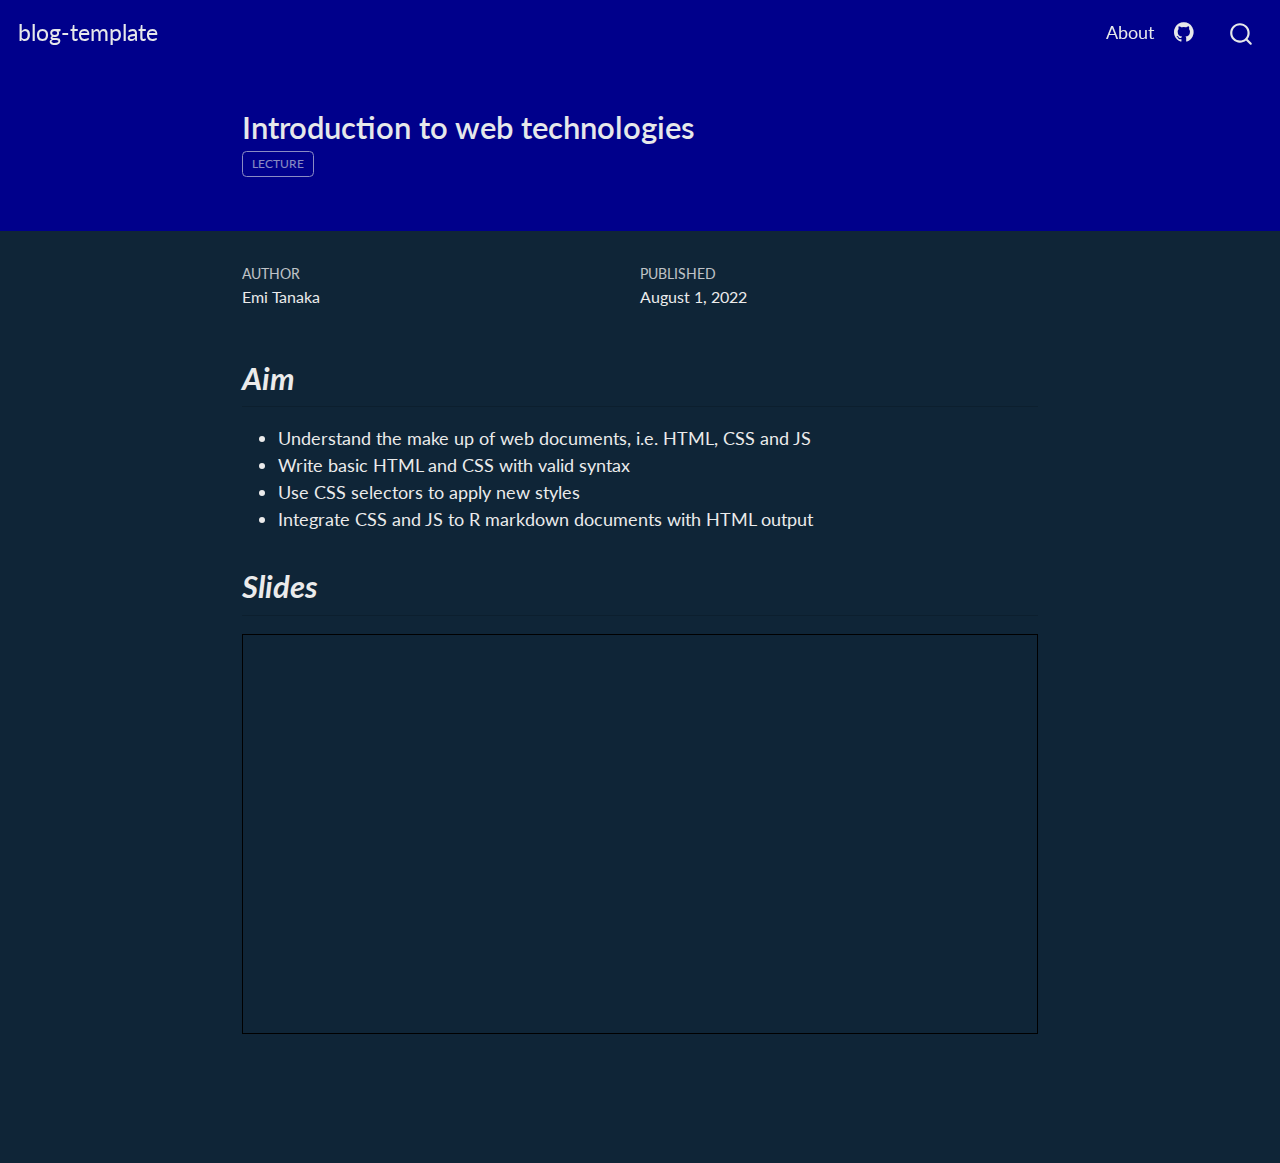
<file: docs/posts/week02/index.html>
<!DOCTYPE html>
<html xmlns="http://www.w3.org/1999/xhtml" lang="en" xml:lang="en"><head>

<meta charset="utf-8">
<meta name="generator" content="quarto-1.0.36">

<meta name="viewport" content="width=device-width, initial-scale=1.0, user-scalable=yes">

<meta name="author" content="Emi Tanaka">
<meta name="dcterms.date" content="2022-08-01">

<title>blog-template - Introduction to web technologies</title>
<style>
code{white-space: pre-wrap;}
span.smallcaps{font-variant: small-caps;}
span.underline{text-decoration: underline;}
div.column{display: inline-block; vertical-align: top; width: 50%;}
div.hanging-indent{margin-left: 1.5em; text-indent: -1.5em;}
ul.task-list{list-style: none;}
</style>


<script src="../../site_libs/quarto-nav/quarto-nav.js"></script>
<script src="../../site_libs/quarto-nav/headroom.min.js"></script>
<script src="../../site_libs/clipboard/clipboard.min.js"></script>
<script src="../../site_libs/quarto-search/autocomplete.umd.js"></script>
<script src="../../site_libs/quarto-search/fuse.min.js"></script>
<script src="../../site_libs/quarto-search/quarto-search.js"></script>
<meta name="quarto:offset" content="../../">
<script src="../../site_libs/quarto-html/quarto.js"></script>
<script src="../../site_libs/quarto-html/popper.min.js"></script>
<script src="../../site_libs/quarto-html/tippy.umd.min.js"></script>
<script src="../../site_libs/quarto-html/anchor.min.js"></script>
<link href="../../site_libs/quarto-html/tippy.css" rel="stylesheet">
<link href="../../site_libs/quarto-html/quarto-syntax-highlighting.css" rel="stylesheet" id="quarto-text-highlighting-styles">
<script src="../../site_libs/bootstrap/bootstrap.min.js"></script>
<link href="../../site_libs/bootstrap/bootstrap-icons.css" rel="stylesheet">
<link href="../../site_libs/bootstrap/bootstrap.min.css" rel="stylesheet" id="quarto-bootstrap" data-mode="light">
<script id="quarto-search-options" type="application/json">{
  "location": "navbar",
  "copy-button": false,
  "collapse-after": 3,
  "panel-placement": "end",
  "type": "overlay",
  "limit": 20,
  "language": {
    "search-no-results-text": "No results",
    "search-matching-documents-text": "matching documents",
    "search-copy-link-title": "Copy link to search",
    "search-hide-matches-text": "Hide additional matches",
    "search-more-match-text": "more match in this document",
    "search-more-matches-text": "more matches in this document",
    "search-clear-button-title": "Clear",
    "search-detached-cancel-button-title": "Cancel",
    "search-submit-button-title": "Submit"
  }
}</script>


<link rel="stylesheet" href="../../styles.css">
</head>

<body class="nav-fixed fullcontent">

<div id="quarto-search-results"></div>
  <header id="quarto-header" class="headroom fixed-top">
    <nav class="navbar navbar-expand-lg navbar-dark ">
      <div class="navbar-container container-fluid">
      <a class="navbar-brand" href="../../index.html">
    <span class="navbar-title">blog-template</span>
  </a>
          <button class="navbar-toggler" type="button" data-bs-toggle="collapse" data-bs-target="#navbarCollapse" aria-controls="navbarCollapse" aria-expanded="false" aria-label="Toggle navigation" onclick="if (window.quartoToggleHeadroom) { window.quartoToggleHeadroom(); }">
  <span class="navbar-toggler-icon"></span>
</button>
          <div class="collapse navbar-collapse" id="navbarCollapse">
            <ul class="navbar-nav navbar-nav-scroll ms-auto">
  <li class="nav-item">
    <a class="nav-link" href="../../about.html">About</a>
  </li>  
  <li class="nav-item compact">
    <a class="nav-link" href="https://github.com/etc5523-2022"><i class="bi bi-github" role="img">
</i> 
 </a>
  </li>  
</ul>
              <div id="quarto-search" class="" title="Search"></div>
          </div> <!-- /navcollapse -->
      </div> <!-- /container-fluid -->
    </nav>
</header>
<!-- content -->
<header id="title-block-header" class="quarto-title-block default page-columns page-full">
  <div class="quarto-title-banner page-columns page-full">
    <div class="quarto-title column-body">
      <h1 class="title">Introduction to web technologies</h1>
                                <div class="quarto-categories">
                <div class="quarto-category">lecture</div>
              </div>
                  </div>
  </div>
    
  
  <div class="quarto-title-meta">

      <div>
      <div class="quarto-title-meta-heading">Author</div>
      <div class="quarto-title-meta-contents">
               <p>Emi Tanaka </p>
            </div>
    </div>
      
      <div>
      <div class="quarto-title-meta-heading">Published</div>
      <div class="quarto-title-meta-contents">
        <p class="date">August 1, 2022</p>
      </div>
    </div>
      
    </div>
    
  
  </header><div id="quarto-content" class="quarto-container page-columns page-rows-contents page-layout-article page-navbar">
<!-- sidebar -->
<!-- margin-sidebar -->
    
<!-- main -->
<main class="content quarto-banner-title-block" id="quarto-document-content">




<section id="aim" class="level2">
<h2 class="anchored" data-anchor-id="aim">Aim</h2>
<ul>
<li>Understand the make up of web documents, i.e.&nbsp;HTML, CSS and JS</li>
<li>Write basic HTML and CSS with valid syntax</li>
<li>Use CSS selectors to apply new styles</li>
<li>Integrate CSS and JS to R markdown documents with HTML output</li>
</ul>
</section>
<section id="slides" class="level2">
<h2 class="anchored" data-anchor-id="slides">Slides</h2>
<iframe src="https://cwd.numbat.space/lectures/lecture-02.html" style="border: 1px solid black;" width="100%" height="400px">
</iframe>


</section>

</main> <!-- /main -->
<script id="quarto-html-after-body" type="application/javascript">
window.document.addEventListener("DOMContentLoaded", function (event) {
  const toggleBodyColorMode = (bsSheetEl) => {
    const mode = bsSheetEl.getAttribute("data-mode");
    const bodyEl = window.document.querySelector("body");
    if (mode === "dark") {
      bodyEl.classList.add("quarto-dark");
      bodyEl.classList.remove("quarto-light");
    } else {
      bodyEl.classList.add("quarto-light");
      bodyEl.classList.remove("quarto-dark");
    }
  }
  const toggleBodyColorPrimary = () => {
    const bsSheetEl = window.document.querySelector("link#quarto-bootstrap");
    if (bsSheetEl) {
      toggleBodyColorMode(bsSheetEl);
    }
  }
  toggleBodyColorPrimary();  
  const icon = "";
  const anchorJS = new window.AnchorJS();
  anchorJS.options = {
    placement: 'right',
    icon: icon
  };
  anchorJS.add('.anchored');
  const clipboard = new window.ClipboardJS('.code-copy-button', {
    target: function(trigger) {
      return trigger.previousElementSibling;
    }
  });
  clipboard.on('success', function(e) {
    // button target
    const button = e.trigger;
    // don't keep focus
    button.blur();
    // flash "checked"
    button.classList.add('code-copy-button-checked');
    var currentTitle = button.getAttribute("title");
    button.setAttribute("title", "Copied!");
    setTimeout(function() {
      button.setAttribute("title", currentTitle);
      button.classList.remove('code-copy-button-checked');
    }, 1000);
    // clear code selection
    e.clearSelection();
  });
  function tippyHover(el, contentFn) {
    const config = {
      allowHTML: true,
      content: contentFn,
      maxWidth: 500,
      delay: 100,
      arrow: false,
      appendTo: function(el) {
          return el.parentElement;
      },
      interactive: true,
      interactiveBorder: 10,
      theme: 'quarto',
      placement: 'bottom-start'
    };
    window.tippy(el, config); 
  }
  const noterefs = window.document.querySelectorAll('a[role="doc-noteref"]');
  for (var i=0; i<noterefs.length; i++) {
    const ref = noterefs[i];
    tippyHover(ref, function() {
      let href = ref.getAttribute('href');
      try { href = new URL(href).hash; } catch {}
      const id = href.replace(/^#\/?/, "");
      const note = window.document.getElementById(id);
      return note.innerHTML;
    });
  }
  var bibliorefs = window.document.querySelectorAll('a[role="doc-biblioref"]');
  for (var i=0; i<bibliorefs.length; i++) {
    const ref = bibliorefs[i];
    const cites = ref.parentNode.getAttribute('data-cites').split(' ');
    tippyHover(ref, function() {
      var popup = window.document.createElement('div');
      cites.forEach(function(cite) {
        var citeDiv = window.document.createElement('div');
        citeDiv.classList.add('hanging-indent');
        citeDiv.classList.add('csl-entry');
        var biblioDiv = window.document.getElementById('ref-' + cite);
        if (biblioDiv) {
          citeDiv.innerHTML = biblioDiv.innerHTML;
        }
        popup.appendChild(citeDiv);
      });
      return popup.innerHTML;
    });
  }
});
</script>
</div> <!-- /content -->



</body></html>
</file>
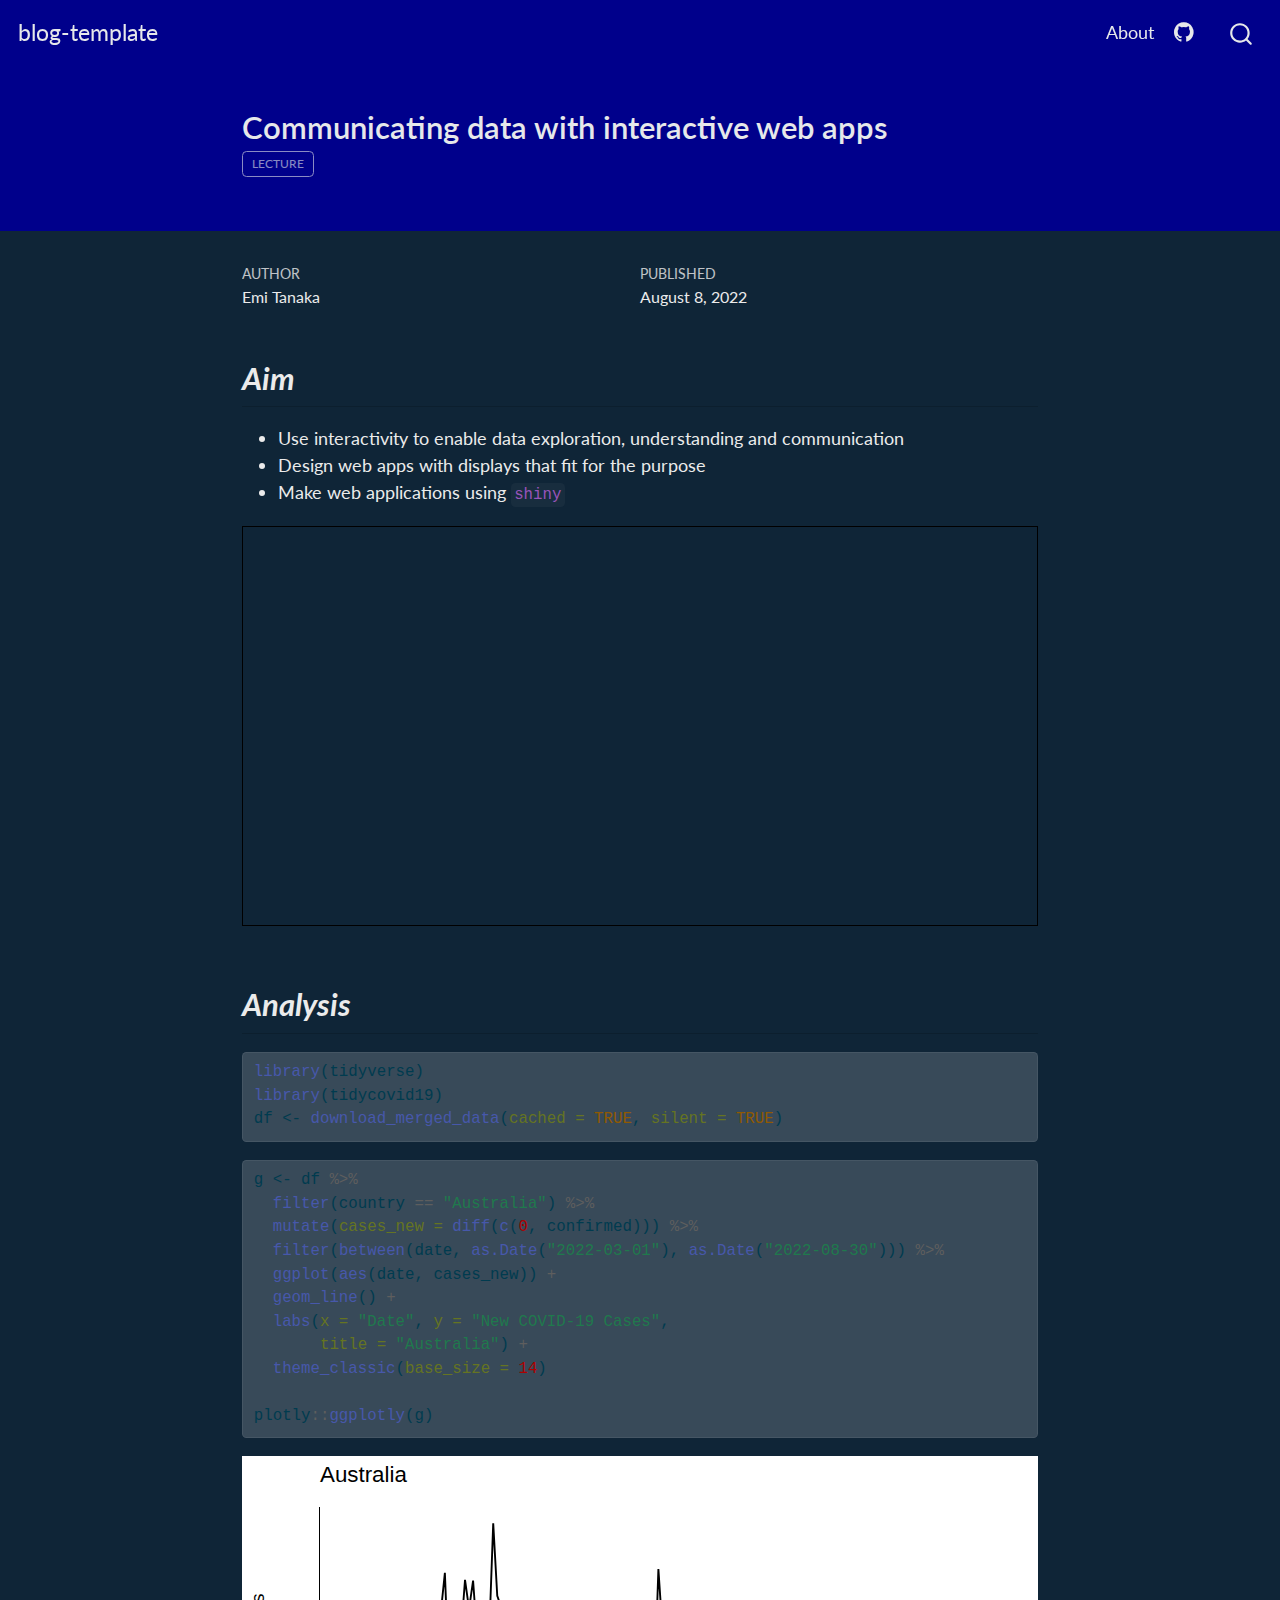
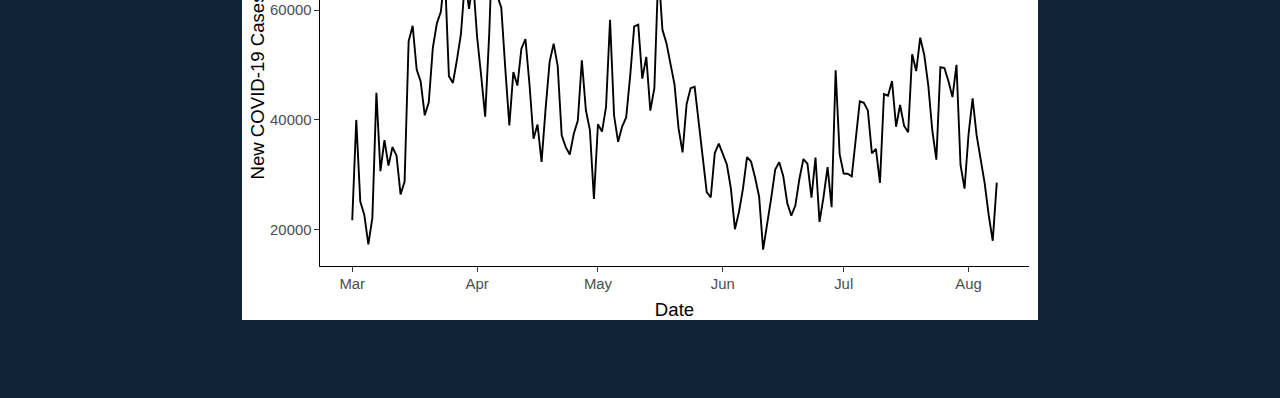
<file: docs/posts/week03/index.html>
<!DOCTYPE html>
<html xmlns="http://www.w3.org/1999/xhtml" lang="en" xml:lang="en"><head>

<meta charset="utf-8">
<meta name="generator" content="quarto-1.0.36">

<meta name="viewport" content="width=device-width, initial-scale=1.0, user-scalable=yes">

<meta name="author" content="Emi Tanaka">
<meta name="dcterms.date" content="2022-08-08">

<title>blog-template - Communicating data with interactive web apps</title>
<style>
code{white-space: pre-wrap;}
span.smallcaps{font-variant: small-caps;}
span.underline{text-decoration: underline;}
div.column{display: inline-block; vertical-align: top; width: 50%;}
div.hanging-indent{margin-left: 1.5em; text-indent: -1.5em;}
ul.task-list{list-style: none;}
pre > code.sourceCode { white-space: pre; position: relative; }
pre > code.sourceCode > span { display: inline-block; line-height: 1.25; }
pre > code.sourceCode > span:empty { height: 1.2em; }
.sourceCode { overflow: visible; }
code.sourceCode > span { color: inherit; text-decoration: inherit; }
div.sourceCode { margin: 1em 0; }
pre.sourceCode { margin: 0; }
@media screen {
div.sourceCode { overflow: auto; }
}
@media print {
pre > code.sourceCode { white-space: pre-wrap; }
pre > code.sourceCode > span { text-indent: -5em; padding-left: 5em; }
}
pre.numberSource code
  { counter-reset: source-line 0; }
pre.numberSource code > span
  { position: relative; left: -4em; counter-increment: source-line; }
pre.numberSource code > span > a:first-child::before
  { content: counter(source-line);
    position: relative; left: -1em; text-align: right; vertical-align: baseline;
    border: none; display: inline-block;
    -webkit-touch-callout: none; -webkit-user-select: none;
    -khtml-user-select: none; -moz-user-select: none;
    -ms-user-select: none; user-select: none;
    padding: 0 4px; width: 4em;
    color: #aaaaaa;
  }
pre.numberSource { margin-left: 3em; border-left: 1px solid #aaaaaa;  padding-left: 4px; }
div.sourceCode
  {   }
@media screen {
pre > code.sourceCode > span > a:first-child::before { text-decoration: underline; }
}
code span.al { color: #ff0000; font-weight: bold; } /* Alert */
code span.an { color: #60a0b0; font-weight: bold; font-style: italic; } /* Annotation */
code span.at { color: #7d9029; } /* Attribute */
code span.bn { color: #40a070; } /* BaseN */
code span.bu { } /* BuiltIn */
code span.cf { color: #007020; font-weight: bold; } /* ControlFlow */
code span.ch { color: #4070a0; } /* Char */
code span.cn { color: #880000; } /* Constant */
code span.co { color: #60a0b0; font-style: italic; } /* Comment */
code span.cv { color: #60a0b0; font-weight: bold; font-style: italic; } /* CommentVar */
code span.do { color: #ba2121; font-style: italic; } /* Documentation */
code span.dt { color: #902000; } /* DataType */
code span.dv { color: #40a070; } /* DecVal */
code span.er { color: #ff0000; font-weight: bold; } /* Error */
code span.ex { } /* Extension */
code span.fl { color: #40a070; } /* Float */
code span.fu { color: #06287e; } /* Function */
code span.im { } /* Import */
code span.in { color: #60a0b0; font-weight: bold; font-style: italic; } /* Information */
code span.kw { color: #007020; font-weight: bold; } /* Keyword */
code span.op { color: #666666; } /* Operator */
code span.ot { color: #007020; } /* Other */
code span.pp { color: #bc7a00; } /* Preprocessor */
code span.sc { color: #4070a0; } /* SpecialChar */
code span.ss { color: #bb6688; } /* SpecialString */
code span.st { color: #4070a0; } /* String */
code span.va { color: #19177c; } /* Variable */
code span.vs { color: #4070a0; } /* VerbatimString */
code span.wa { color: #60a0b0; font-weight: bold; font-style: italic; } /* Warning */
</style>


<script src="../../site_libs/quarto-nav/quarto-nav.js"></script>
<script src="../../site_libs/quarto-nav/headroom.min.js"></script>
<script src="../../site_libs/clipboard/clipboard.min.js"></script>
<script src="../../site_libs/quarto-search/autocomplete.umd.js"></script>
<script src="../../site_libs/quarto-search/fuse.min.js"></script>
<script src="../../site_libs/quarto-search/quarto-search.js"></script>
<meta name="quarto:offset" content="../../">
<script src="../../site_libs/quarto-html/quarto.js"></script>
<script src="../../site_libs/quarto-html/popper.min.js"></script>
<script src="../../site_libs/quarto-html/tippy.umd.min.js"></script>
<script src="../../site_libs/quarto-html/anchor.min.js"></script>
<link href="../../site_libs/quarto-html/tippy.css" rel="stylesheet">
<link href="../../site_libs/quarto-html/quarto-syntax-highlighting.css" rel="stylesheet" id="quarto-text-highlighting-styles">
<script src="../../site_libs/bootstrap/bootstrap.min.js"></script>
<link href="../../site_libs/bootstrap/bootstrap-icons.css" rel="stylesheet">
<link href="../../site_libs/bootstrap/bootstrap.min.css" rel="stylesheet" id="quarto-bootstrap" data-mode="light">
<script id="quarto-search-options" type="application/json">{
  "location": "navbar",
  "copy-button": false,
  "collapse-after": 3,
  "panel-placement": "end",
  "type": "overlay",
  "limit": 20,
  "language": {
    "search-no-results-text": "No results",
    "search-matching-documents-text": "matching documents",
    "search-copy-link-title": "Copy link to search",
    "search-hide-matches-text": "Hide additional matches",
    "search-more-match-text": "more match in this document",
    "search-more-matches-text": "more matches in this document",
    "search-clear-button-title": "Clear",
    "search-detached-cancel-button-title": "Cancel",
    "search-submit-button-title": "Submit"
  }
}</script>
<script src="../../site_libs/htmlwidgets-1.5.4/htmlwidgets.js"></script>
<script src="../../site_libs/plotly-binding-4.10.0/plotly.js"></script>
<script src="../../site_libs/typedarray-0.1/typedarray.min.js"></script>
<script src="../../site_libs/jquery-3.5.1/jquery.min.js"></script>
<link href="../../site_libs/crosstalk-1.2.0/css/crosstalk.min.css" rel="stylesheet">
<script src="../../site_libs/crosstalk-1.2.0/js/crosstalk.min.js"></script>
<link href="../../site_libs/plotly-htmlwidgets-css-2.5.1/plotly-htmlwidgets.css" rel="stylesheet">
<script src="../../site_libs/plotly-main-2.5.1/plotly-latest.min.js"></script>


<link rel="stylesheet" href="../../styles.css">
</head>

<body class="nav-fixed fullcontent">

<div id="quarto-search-results"></div>
  <header id="quarto-header" class="headroom fixed-top">
    <nav class="navbar navbar-expand-lg navbar-dark ">
      <div class="navbar-container container-fluid">
      <a class="navbar-brand" href="../../index.html">
    <span class="navbar-title">blog-template</span>
  </a>
          <button class="navbar-toggler" type="button" data-bs-toggle="collapse" data-bs-target="#navbarCollapse" aria-controls="navbarCollapse" aria-expanded="false" aria-label="Toggle navigation" onclick="if (window.quartoToggleHeadroom) { window.quartoToggleHeadroom(); }">
  <span class="navbar-toggler-icon"></span>
</button>
          <div class="collapse navbar-collapse" id="navbarCollapse">
            <ul class="navbar-nav navbar-nav-scroll ms-auto">
  <li class="nav-item">
    <a class="nav-link" href="../../about.html">About</a>
  </li>  
  <li class="nav-item compact">
    <a class="nav-link" href="https://github.com/etc5523-2022"><i class="bi bi-github" role="img">
</i> 
 </a>
  </li>  
</ul>
              <div id="quarto-search" class="" title="Search"></div>
          </div> <!-- /navcollapse -->
      </div> <!-- /container-fluid -->
    </nav>
</header>
<!-- content -->
<header id="title-block-header" class="quarto-title-block default page-columns page-full">
  <div class="quarto-title-banner page-columns page-full">
    <div class="quarto-title column-body">
      <h1 class="title">Communicating data with interactive web apps</h1>
                                <div class="quarto-categories">
                <div class="quarto-category">lecture</div>
              </div>
                  </div>
  </div>
    
  
  <div class="quarto-title-meta">

      <div>
      <div class="quarto-title-meta-heading">Author</div>
      <div class="quarto-title-meta-contents">
               <p>Emi Tanaka </p>
            </div>
    </div>
      
      <div>
      <div class="quarto-title-meta-heading">Published</div>
      <div class="quarto-title-meta-contents">
        <p class="date">August 8, 2022</p>
      </div>
    </div>
      
    </div>
    
  
  </header><div id="quarto-content" class="quarto-container page-columns page-rows-contents page-layout-article page-navbar">
<!-- sidebar -->
<!-- margin-sidebar -->
    
<!-- main -->
<main class="content quarto-banner-title-block" id="quarto-document-content">




<section id="aim" class="level2">
<h2 class="anchored" data-anchor-id="aim">Aim</h2>
<ul>
<li>Use interactivity to enable data exploration, understanding and communication</li>
<li>Design web apps with displays that fit for the purpose</li>
<li>Make web applications using <code>shiny</code></li>
</ul>
<iframe src="https://cwd.numbat.space/lectures/lecture-03.html" style="border: 1px solid black;" width="100%" height="400px">
</iframe>
</section>
<section id="analysis" class="level2">
<h2 class="anchored" data-anchor-id="analysis">Analysis</h2>
<div class="cell">
<div class="sourceCode cell-code" id="cb1"><pre class="sourceCode r code-with-copy"><code class="sourceCode r"><span id="cb1-1"><a href="#cb1-1" aria-hidden="true" tabindex="-1"></a><span class="fu">library</span>(tidyverse)</span>
<span id="cb1-2"><a href="#cb1-2" aria-hidden="true" tabindex="-1"></a><span class="fu">library</span>(tidycovid19)</span>
<span id="cb1-3"><a href="#cb1-3" aria-hidden="true" tabindex="-1"></a>df <span class="ot">&lt;-</span> <span class="fu">download_merged_data</span>(<span class="at">cached =</span> <span class="cn">TRUE</span>, <span class="at">silent =</span> <span class="cn">TRUE</span>)</span></code><button title="Copy to Clipboard" class="code-copy-button"><i class="bi"></i></button></pre></div>
</div>
<div class="cell">
<div class="sourceCode cell-code" id="cb2"><pre class="sourceCode r code-with-copy"><code class="sourceCode r"><span id="cb2-1"><a href="#cb2-1" aria-hidden="true" tabindex="-1"></a>g <span class="ot">&lt;-</span> df <span class="sc">%&gt;%</span> </span>
<span id="cb2-2"><a href="#cb2-2" aria-hidden="true" tabindex="-1"></a>  <span class="fu">filter</span>(country <span class="sc">==</span> <span class="st">"Australia"</span>) <span class="sc">%&gt;%</span> </span>
<span id="cb2-3"><a href="#cb2-3" aria-hidden="true" tabindex="-1"></a>  <span class="fu">mutate</span>(<span class="at">cases_new =</span> <span class="fu">diff</span>(<span class="fu">c</span>(<span class="dv">0</span>, confirmed))) <span class="sc">%&gt;%</span> </span>
<span id="cb2-4"><a href="#cb2-4" aria-hidden="true" tabindex="-1"></a>  <span class="fu">filter</span>(<span class="fu">between</span>(date, <span class="fu">as.Date</span>(<span class="st">"2022-03-01"</span>), <span class="fu">as.Date</span>(<span class="st">"2022-08-30"</span>))) <span class="sc">%&gt;%</span> </span>
<span id="cb2-5"><a href="#cb2-5" aria-hidden="true" tabindex="-1"></a>  <span class="fu">ggplot</span>(<span class="fu">aes</span>(date, cases_new)) <span class="sc">+</span></span>
<span id="cb2-6"><a href="#cb2-6" aria-hidden="true" tabindex="-1"></a>  <span class="fu">geom_line</span>() <span class="sc">+</span></span>
<span id="cb2-7"><a href="#cb2-7" aria-hidden="true" tabindex="-1"></a>  <span class="fu">labs</span>(<span class="at">x =</span> <span class="st">"Date"</span>, <span class="at">y =</span> <span class="st">"New COVID-19 Cases"</span>,</span>
<span id="cb2-8"><a href="#cb2-8" aria-hidden="true" tabindex="-1"></a>       <span class="at">title =</span> <span class="st">"Australia"</span>) <span class="sc">+</span></span>
<span id="cb2-9"><a href="#cb2-9" aria-hidden="true" tabindex="-1"></a>  <span class="fu">theme_classic</span>(<span class="at">base_size =</span> <span class="dv">14</span>)</span>
<span id="cb2-10"><a href="#cb2-10" aria-hidden="true" tabindex="-1"></a></span>
<span id="cb2-11"><a href="#cb2-11" aria-hidden="true" tabindex="-1"></a>plotly<span class="sc">::</span><span class="fu">ggplotly</span>(g)</span></code><button title="Copy to Clipboard" class="code-copy-button"><i class="bi"></i></button></pre></div>
<div class="cell-output-display">
<div id="htmlwidget-ccddfc46bcdff7d542d4" style="width:100%;height:464px;" class="plotly html-widget"></div>
<script type="application/json" data-for="htmlwidget-ccddfc46bcdff7d542d4">{"x":{"data":[{"x":[19052,19053,19054,19055,19056,19057,19058,19059,19060,19061,19062,19063,19064,19065,19066,19067,19068,19069,19070,19071,19072,19073,19074,19075,19076,19077,19078,19079,19080,19081,19082,19083,19084,19085,19086,19087,19088,19089,19090,19091,19092,19093,19094,19095,19096,19097,19098,19099,19100,19101,19102,19103,19104,19105,19106,19107,19108,19109,19110,19111,19112,19113,19114,19115,19116,19117,19118,19119,19120,19121,19122,19123,19124,19125,19126,19127,19128,19129,19130,19131,19132,19133,19134,19135,19136,19137,19138,19139,19140,19141,19142,19143,19144,19145,19146,19147,19148,19149,19150,19151,19152,19153,19154,19155,19156,19157,19158,19159,19160,19161,19162,19163,19164,19165,19166,19167,19168,19169,19170,19171,19172,19173,19174,19175,19176,19177,19178,19179,19180,19181,19182,19183,19184,19185,19186,19187,19188,19189,19190,19191,19192,19193,19194,19195,19196,19197,19198,19199,19200,19201,19202,19203,19204,19205,19206,19207,19208,19209,19210,19211,19212],"y":[21755,40012,25159,22716,17376,22182,44962,30691,36335,31689,35077,33495,26440,28803,54309,57148,49166,46952,40854,43230,53063,57556,59704,66782,47988,46749,50971,55738,65523,60239,65385,55097,48097,40610,55544,75797,62608,60481,49317,39025,48724,46267,53017,54709,46499,36580,39177,32365,42032,50580,53901,49848,37209,35052,33709,37480,39909,50876,41780,38172,25614,39217,37881,42324,58258,40811,36035,38806,40457,48033,57054,57348,47516,51486,41698,45774,67455,56461,53985,50229,46485,38512,34087,42868,45792,46028,39563,32621,26877,25916,33976,35713,33716,31897,27521,20127,23253,27503,33223,32433,29548,26085,16393,20880,25763,30960,32325,29765,24843,22598,24418,29256,32895,32034,25882,33149,21437,25997,31420,24137,49061,33746,30236,30215,29723,36552,43403,43130,41743,33912,34730,28530,44724,44415,47095,38769,42723,38914,37787,51973,48902,54989,51827,46310,38046,32789,49626,49460,47075,44170,50042,31846,27510,37443,43942,37214,32546,28479,22616,18010,28604],"text":["date: 2022-03-01<br />cases_new: 21755","date: 2022-03-02<br />cases_new: 40012","date: 2022-03-03<br />cases_new: 25159","date: 2022-03-04<br />cases_new: 22716","date: 2022-03-05<br />cases_new: 17376","date: 2022-03-06<br />cases_new: 22182","date: 2022-03-07<br />cases_new: 44962","date: 2022-03-08<br />cases_new: 30691","date: 2022-03-09<br />cases_new: 36335","date: 2022-03-10<br />cases_new: 31689","date: 2022-03-11<br />cases_new: 35077","date: 2022-03-12<br />cases_new: 33495","date: 2022-03-13<br />cases_new: 26440","date: 2022-03-14<br />cases_new: 28803","date: 2022-03-15<br />cases_new: 54309","date: 2022-03-16<br />cases_new: 57148","date: 2022-03-17<br />cases_new: 49166","date: 2022-03-18<br />cases_new: 46952","date: 2022-03-19<br />cases_new: 40854","date: 2022-03-20<br />cases_new: 43230","date: 2022-03-21<br />cases_new: 53063","date: 2022-03-22<br />cases_new: 57556","date: 2022-03-23<br />cases_new: 59704","date: 2022-03-24<br />cases_new: 66782","date: 2022-03-25<br />cases_new: 47988","date: 2022-03-26<br />cases_new: 46749","date: 2022-03-27<br />cases_new: 50971","date: 2022-03-28<br />cases_new: 55738","date: 2022-03-29<br />cases_new: 65523","date: 2022-03-30<br />cases_new: 60239","date: 2022-03-31<br />cases_new: 65385","date: 2022-04-01<br />cases_new: 55097","date: 2022-04-02<br />cases_new: 48097","date: 2022-04-03<br />cases_new: 40610","date: 2022-04-04<br />cases_new: 55544","date: 2022-04-05<br />cases_new: 75797","date: 2022-04-06<br />cases_new: 62608","date: 2022-04-07<br />cases_new: 60481","date: 2022-04-08<br />cases_new: 49317","date: 2022-04-09<br />cases_new: 39025","date: 2022-04-10<br />cases_new: 48724","date: 2022-04-11<br />cases_new: 46267","date: 2022-04-12<br />cases_new: 53017","date: 2022-04-13<br />cases_new: 54709","date: 2022-04-14<br />cases_new: 46499","date: 2022-04-15<br />cases_new: 36580","date: 2022-04-16<br />cases_new: 39177","date: 2022-04-17<br />cases_new: 32365","date: 2022-04-18<br />cases_new: 42032","date: 2022-04-19<br />cases_new: 50580","date: 2022-04-20<br />cases_new: 53901","date: 2022-04-21<br />cases_new: 49848","date: 2022-04-22<br />cases_new: 37209","date: 2022-04-23<br />cases_new: 35052","date: 2022-04-24<br />cases_new: 33709","date: 2022-04-25<br />cases_new: 37480","date: 2022-04-26<br />cases_new: 39909","date: 2022-04-27<br />cases_new: 50876","date: 2022-04-28<br />cases_new: 41780","date: 2022-04-29<br />cases_new: 38172","date: 2022-04-30<br />cases_new: 25614","date: 2022-05-01<br />cases_new: 39217","date: 2022-05-02<br />cases_new: 37881","date: 2022-05-03<br />cases_new: 42324","date: 2022-05-04<br />cases_new: 58258","date: 2022-05-05<br />cases_new: 40811","date: 2022-05-06<br />cases_new: 36035","date: 2022-05-07<br />cases_new: 38806","date: 2022-05-08<br />cases_new: 40457","date: 2022-05-09<br />cases_new: 48033","date: 2022-05-10<br />cases_new: 57054","date: 2022-05-11<br />cases_new: 57348","date: 2022-05-12<br />cases_new: 47516","date: 2022-05-13<br />cases_new: 51486","date: 2022-05-14<br />cases_new: 41698","date: 2022-05-15<br />cases_new: 45774","date: 2022-05-16<br />cases_new: 67455","date: 2022-05-17<br />cases_new: 56461","date: 2022-05-18<br />cases_new: 53985","date: 2022-05-19<br />cases_new: 50229","date: 2022-05-20<br />cases_new: 46485","date: 2022-05-21<br />cases_new: 38512","date: 2022-05-22<br />cases_new: 34087","date: 2022-05-23<br />cases_new: 42868","date: 2022-05-24<br />cases_new: 45792","date: 2022-05-25<br />cases_new: 46028","date: 2022-05-26<br />cases_new: 39563","date: 2022-05-27<br />cases_new: 32621","date: 2022-05-28<br />cases_new: 26877","date: 2022-05-29<br />cases_new: 25916","date: 2022-05-30<br />cases_new: 33976","date: 2022-05-31<br />cases_new: 35713","date: 2022-06-01<br />cases_new: 33716","date: 2022-06-02<br />cases_new: 31897","date: 2022-06-03<br />cases_new: 27521","date: 2022-06-04<br />cases_new: 20127","date: 2022-06-05<br />cases_new: 23253","date: 2022-06-06<br />cases_new: 27503","date: 2022-06-07<br />cases_new: 33223","date: 2022-06-08<br />cases_new: 32433","date: 2022-06-09<br />cases_new: 29548","date: 2022-06-10<br />cases_new: 26085","date: 2022-06-11<br />cases_new: 16393","date: 2022-06-12<br />cases_new: 20880","date: 2022-06-13<br />cases_new: 25763","date: 2022-06-14<br />cases_new: 30960","date: 2022-06-15<br />cases_new: 32325","date: 2022-06-16<br />cases_new: 29765","date: 2022-06-17<br />cases_new: 24843","date: 2022-06-18<br />cases_new: 22598","date: 2022-06-19<br />cases_new: 24418","date: 2022-06-20<br />cases_new: 29256","date: 2022-06-21<br />cases_new: 32895","date: 2022-06-22<br />cases_new: 32034","date: 2022-06-23<br />cases_new: 25882","date: 2022-06-24<br />cases_new: 33149","date: 2022-06-25<br />cases_new: 21437","date: 2022-06-26<br />cases_new: 25997","date: 2022-06-27<br />cases_new: 31420","date: 2022-06-28<br />cases_new: 24137","date: 2022-06-29<br />cases_new: 49061","date: 2022-06-30<br />cases_new: 33746","date: 2022-07-01<br />cases_new: 30236","date: 2022-07-02<br />cases_new: 30215","date: 2022-07-03<br />cases_new: 29723","date: 2022-07-04<br />cases_new: 36552","date: 2022-07-05<br />cases_new: 43403","date: 2022-07-06<br />cases_new: 43130","date: 2022-07-07<br />cases_new: 41743","date: 2022-07-08<br />cases_new: 33912","date: 2022-07-09<br />cases_new: 34730","date: 2022-07-10<br />cases_new: 28530","date: 2022-07-11<br />cases_new: 44724","date: 2022-07-12<br />cases_new: 44415","date: 2022-07-13<br />cases_new: 47095","date: 2022-07-14<br />cases_new: 38769","date: 2022-07-15<br />cases_new: 42723","date: 2022-07-16<br />cases_new: 38914","date: 2022-07-17<br />cases_new: 37787","date: 2022-07-18<br />cases_new: 51973","date: 2022-07-19<br />cases_new: 48902","date: 2022-07-20<br />cases_new: 54989","date: 2022-07-21<br />cases_new: 51827","date: 2022-07-22<br />cases_new: 46310","date: 2022-07-23<br />cases_new: 38046","date: 2022-07-24<br />cases_new: 32789","date: 2022-07-25<br />cases_new: 49626","date: 2022-07-26<br />cases_new: 49460","date: 2022-07-27<br />cases_new: 47075","date: 2022-07-28<br />cases_new: 44170","date: 2022-07-29<br />cases_new: 50042","date: 2022-07-30<br />cases_new: 31846","date: 2022-07-31<br />cases_new: 27510","date: 2022-08-01<br />cases_new: 37443","date: 2022-08-02<br />cases_new: 43942","date: 2022-08-03<br />cases_new: 37214","date: 2022-08-04<br />cases_new: 32546","date: 2022-08-05<br />cases_new: 28479","date: 2022-08-06<br />cases_new: 22616","date: 2022-08-07<br />cases_new: 18010","date: 2022-08-08<br />cases_new: 28604"],"type":"scatter","mode":"lines","line":{"width":1.88976377952756,"color":"rgba(0,0,0,1)","dash":"solid"},"hoveron":"points","showlegend":false,"xaxis":"x","yaxis":"y","hoverinfo":"text","frame":null}],"layout":{"margin":{"t":51.3341635533416,"r":9.29846409298464,"b":51.1415525114155,"l":69.7384806973848},"plot_bgcolor":"rgba(255,255,255,1)","paper_bgcolor":"rgba(255,255,255,1)","font":{"color":"rgba(0,0,0,1)","family":"","size":18.5969281859693},"title":{"text":"Australia","font":{"color":"rgba(0,0,0,1)","family":"","size":22.3163138231631},"x":0,"xref":"paper"},"xaxis":{"domain":[0,1],"automargin":true,"type":"linear","autorange":false,"range":[19044,19220],"tickmode":"array","ticktext":["Mar","Apr","May","Jun","Jul","Aug"],"tickvals":[19052,19083,19113,19144,19174,19205],"categoryorder":"array","categoryarray":["Mar","Apr","May","Jun","Jul","Aug"],"nticks":null,"ticks":"outside","tickcolor":"rgba(51,51,51,1)","ticklen":4.64923204649232,"tickwidth":0.845314917544058,"showticklabels":true,"tickfont":{"color":"rgba(77,77,77,1)","family":"","size":14.8775425487754},"tickangle":-0,"showline":true,"linecolor":"rgba(0,0,0,1)","linewidth":0.845314917544058,"showgrid":false,"gridcolor":null,"gridwidth":0,"zeroline":false,"anchor":"y","title":{"text":"Date","font":{"color":"rgba(0,0,0,1)","family":"","size":18.5969281859693}},"hoverformat":".2f"},"yaxis":{"domain":[0,1],"automargin":true,"type":"linear","autorange":false,"range":[13422.8,78767.2],"tickmode":"array","ticktext":["20000","40000","60000"],"tickvals":[20000,40000,60000],"categoryorder":"array","categoryarray":["20000","40000","60000"],"nticks":null,"ticks":"outside","tickcolor":"rgba(51,51,51,1)","ticklen":4.64923204649232,"tickwidth":0.845314917544058,"showticklabels":true,"tickfont":{"color":"rgba(77,77,77,1)","family":"","size":14.8775425487754},"tickangle":-0,"showline":true,"linecolor":"rgba(0,0,0,1)","linewidth":0.845314917544058,"showgrid":false,"gridcolor":null,"gridwidth":0,"zeroline":false,"anchor":"x","title":{"text":"New COVID-19 Cases","font":{"color":"rgba(0,0,0,1)","family":"","size":18.5969281859693}},"hoverformat":".2f"},"shapes":[{"type":"rect","fillcolor":null,"line":{"color":null,"width":0,"linetype":[]},"yref":"paper","xref":"paper","x0":0,"x1":1,"y0":0,"y1":1}],"showlegend":false,"legend":{"bgcolor":"rgba(255,255,255,1)","bordercolor":"transparent","borderwidth":2.40515390121689,"font":{"color":"rgba(0,0,0,1)","family":"","size":14.8775425487754}},"hovermode":"closest","barmode":"relative"},"config":{"doubleClick":"reset","modeBarButtonsToAdd":["hoverclosest","hovercompare"],"showSendToCloud":false},"source":"A","attrs":{"3c1e3d47ba4e":{"x":{},"y":{},"type":"scatter"}},"cur_data":"3c1e3d47ba4e","visdat":{"3c1e3d47ba4e":["function (y) ","x"]},"highlight":{"on":"plotly_click","persistent":false,"dynamic":false,"selectize":false,"opacityDim":0.2,"selected":{"opacity":1},"debounce":0},"shinyEvents":["plotly_hover","plotly_click","plotly_selected","plotly_relayout","plotly_brushed","plotly_brushing","plotly_clickannotation","plotly_doubleclick","plotly_deselect","plotly_afterplot","plotly_sunburstclick"],"base_url":"https://plot.ly"},"evals":[],"jsHooks":[]}</script>
</div>
</div>


</section>

</main> <!-- /main -->
<script id="quarto-html-after-body" type="application/javascript">
window.document.addEventListener("DOMContentLoaded", function (event) {
  const toggleBodyColorMode = (bsSheetEl) => {
    const mode = bsSheetEl.getAttribute("data-mode");
    const bodyEl = window.document.querySelector("body");
    if (mode === "dark") {
      bodyEl.classList.add("quarto-dark");
      bodyEl.classList.remove("quarto-light");
    } else {
      bodyEl.classList.add("quarto-light");
      bodyEl.classList.remove("quarto-dark");
    }
  }
  const toggleBodyColorPrimary = () => {
    const bsSheetEl = window.document.querySelector("link#quarto-bootstrap");
    if (bsSheetEl) {
      toggleBodyColorMode(bsSheetEl);
    }
  }
  toggleBodyColorPrimary();  
  const icon = "";
  const anchorJS = new window.AnchorJS();
  anchorJS.options = {
    placement: 'right',
    icon: icon
  };
  anchorJS.add('.anchored');
  const clipboard = new window.ClipboardJS('.code-copy-button', {
    target: function(trigger) {
      return trigger.previousElementSibling;
    }
  });
  clipboard.on('success', function(e) {
    // button target
    const button = e.trigger;
    // don't keep focus
    button.blur();
    // flash "checked"
    button.classList.add('code-copy-button-checked');
    var currentTitle = button.getAttribute("title");
    button.setAttribute("title", "Copied!");
    setTimeout(function() {
      button.setAttribute("title", currentTitle);
      button.classList.remove('code-copy-button-checked');
    }, 1000);
    // clear code selection
    e.clearSelection();
  });
  function tippyHover(el, contentFn) {
    const config = {
      allowHTML: true,
      content: contentFn,
      maxWidth: 500,
      delay: 100,
      arrow: false,
      appendTo: function(el) {
          return el.parentElement;
      },
      interactive: true,
      interactiveBorder: 10,
      theme: 'quarto',
      placement: 'bottom-start'
    };
    window.tippy(el, config); 
  }
  const noterefs = window.document.querySelectorAll('a[role="doc-noteref"]');
  for (var i=0; i<noterefs.length; i++) {
    const ref = noterefs[i];
    tippyHover(ref, function() {
      let href = ref.getAttribute('href');
      try { href = new URL(href).hash; } catch {}
      const id = href.replace(/^#\/?/, "");
      const note = window.document.getElementById(id);
      return note.innerHTML;
    });
  }
  var bibliorefs = window.document.querySelectorAll('a[role="doc-biblioref"]');
  for (var i=0; i<bibliorefs.length; i++) {
    const ref = bibliorefs[i];
    const cites = ref.parentNode.getAttribute('data-cites').split(' ');
    tippyHover(ref, function() {
      var popup = window.document.createElement('div');
      cites.forEach(function(cite) {
        var citeDiv = window.document.createElement('div');
        citeDiv.classList.add('hanging-indent');
        citeDiv.classList.add('csl-entry');
        var biblioDiv = window.document.getElementById('ref-' + cite);
        if (biblioDiv) {
          citeDiv.innerHTML = biblioDiv.innerHTML;
        }
        popup.appendChild(citeDiv);
      });
      return popup.innerHTML;
    });
  }
});
</script>
</div> <!-- /content -->



</body></html>
</file>
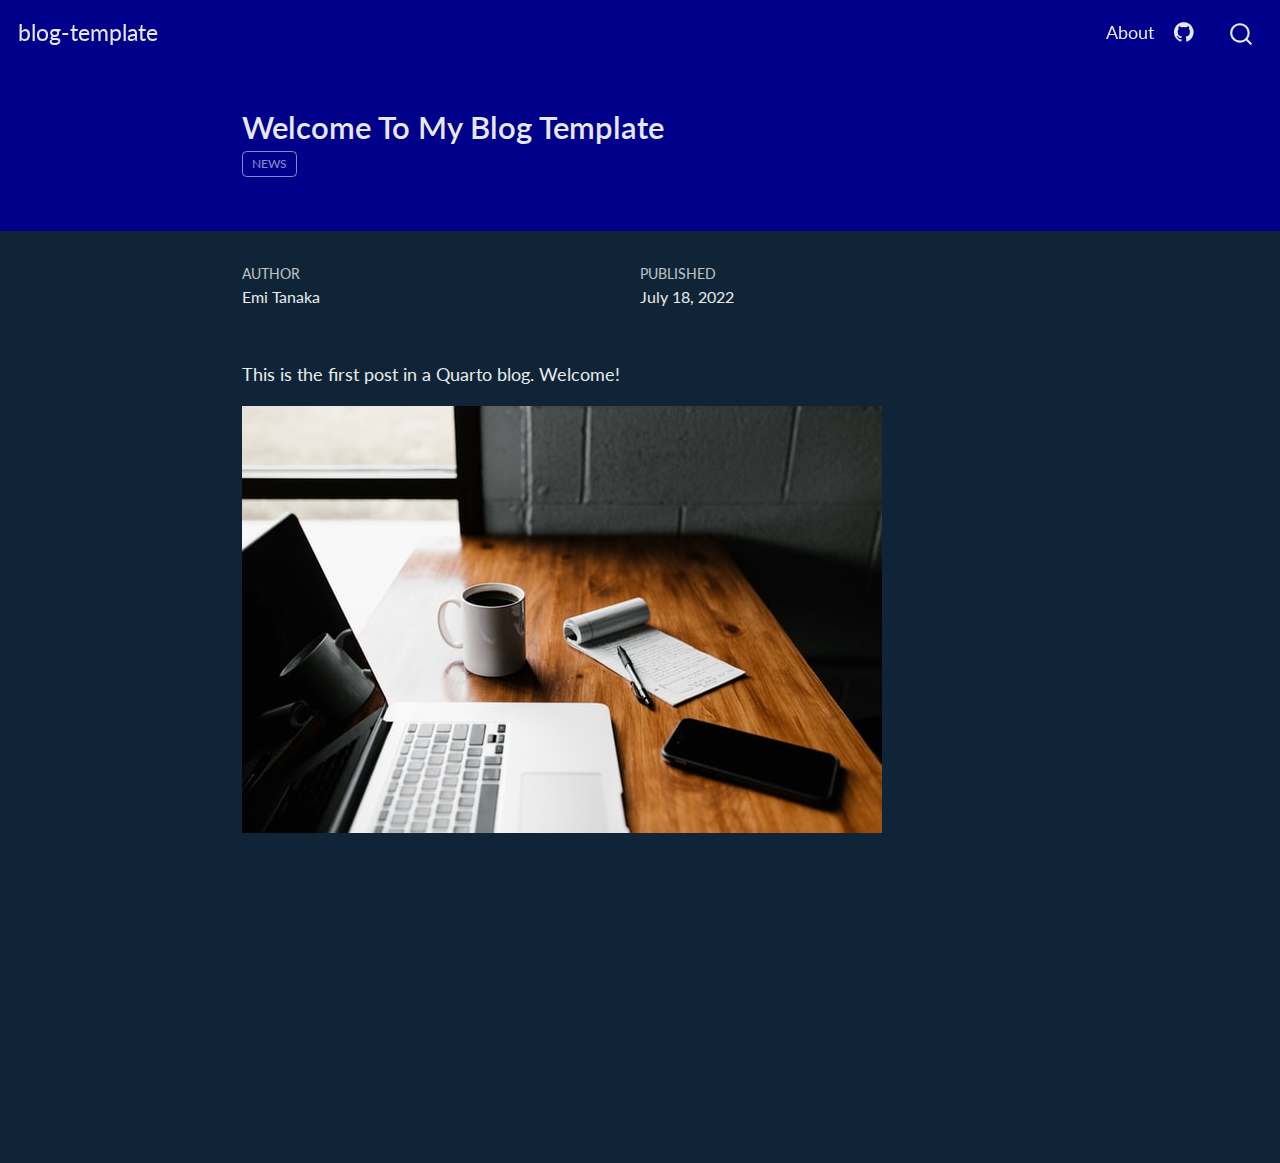
<file: docs/posts/welcome/index.html>
<!DOCTYPE html>
<html xmlns="http://www.w3.org/1999/xhtml" lang="en" xml:lang="en"><head>

<meta charset="utf-8">
<meta name="generator" content="quarto-1.0.36">

<meta name="viewport" content="width=device-width, initial-scale=1.0, user-scalable=yes">

<meta name="author" content="Emi Tanaka">
<meta name="dcterms.date" content="2022-07-18">

<title>blog-template - Welcome To My Blog Template</title>
<style>
code{white-space: pre-wrap;}
span.smallcaps{font-variant: small-caps;}
span.underline{text-decoration: underline;}
div.column{display: inline-block; vertical-align: top; width: 50%;}
div.hanging-indent{margin-left: 1.5em; text-indent: -1.5em;}
ul.task-list{list-style: none;}
</style>


<script src="../../site_libs/quarto-nav/quarto-nav.js"></script>
<script src="../../site_libs/quarto-nav/headroom.min.js"></script>
<script src="../../site_libs/clipboard/clipboard.min.js"></script>
<script src="../../site_libs/quarto-search/autocomplete.umd.js"></script>
<script src="../../site_libs/quarto-search/fuse.min.js"></script>
<script src="../../site_libs/quarto-search/quarto-search.js"></script>
<meta name="quarto:offset" content="../../">
<script src="../../site_libs/quarto-html/quarto.js"></script>
<script src="../../site_libs/quarto-html/popper.min.js"></script>
<script src="../../site_libs/quarto-html/tippy.umd.min.js"></script>
<script src="../../site_libs/quarto-html/anchor.min.js"></script>
<link href="../../site_libs/quarto-html/tippy.css" rel="stylesheet">
<link href="../../site_libs/quarto-html/quarto-syntax-highlighting.css" rel="stylesheet" id="quarto-text-highlighting-styles">
<script src="../../site_libs/bootstrap/bootstrap.min.js"></script>
<link href="../../site_libs/bootstrap/bootstrap-icons.css" rel="stylesheet">
<link href="../../site_libs/bootstrap/bootstrap.min.css" rel="stylesheet" id="quarto-bootstrap" data-mode="light">
<script id="quarto-search-options" type="application/json">{
  "location": "navbar",
  "copy-button": false,
  "collapse-after": 3,
  "panel-placement": "end",
  "type": "overlay",
  "limit": 20,
  "language": {
    "search-no-results-text": "No results",
    "search-matching-documents-text": "matching documents",
    "search-copy-link-title": "Copy link to search",
    "search-hide-matches-text": "Hide additional matches",
    "search-more-match-text": "more match in this document",
    "search-more-matches-text": "more matches in this document",
    "search-clear-button-title": "Clear",
    "search-detached-cancel-button-title": "Cancel",
    "search-submit-button-title": "Submit"
  }
}</script>


<link rel="stylesheet" href="../../styles.css">
</head>

<body class="nav-fixed fullcontent">

<div id="quarto-search-results"></div>
  <header id="quarto-header" class="headroom fixed-top">
    <nav class="navbar navbar-expand-lg navbar-dark ">
      <div class="navbar-container container-fluid">
      <a class="navbar-brand" href="../../index.html">
    <span class="navbar-title">blog-template</span>
  </a>
          <button class="navbar-toggler" type="button" data-bs-toggle="collapse" data-bs-target="#navbarCollapse" aria-controls="navbarCollapse" aria-expanded="false" aria-label="Toggle navigation" onclick="if (window.quartoToggleHeadroom) { window.quartoToggleHeadroom(); }">
  <span class="navbar-toggler-icon"></span>
</button>
          <div class="collapse navbar-collapse" id="navbarCollapse">
            <ul class="navbar-nav navbar-nav-scroll ms-auto">
  <li class="nav-item">
    <a class="nav-link" href="../../about.html">About</a>
  </li>  
  <li class="nav-item compact">
    <a class="nav-link" href="https://github.com/etc5523-2022"><i class="bi bi-github" role="img">
</i> 
 </a>
  </li>  
</ul>
              <div id="quarto-search" class="" title="Search"></div>
          </div> <!-- /navcollapse -->
      </div> <!-- /container-fluid -->
    </nav>
</header>
<!-- content -->
<header id="title-block-header" class="quarto-title-block default page-columns page-full">
  <div class="quarto-title-banner page-columns page-full">
    <div class="quarto-title column-body">
      <h1 class="title">Welcome To My Blog Template</h1>
                                <div class="quarto-categories">
                <div class="quarto-category">news</div>
              </div>
                  </div>
  </div>
    
  
  <div class="quarto-title-meta">

      <div>
      <div class="quarto-title-meta-heading">Author</div>
      <div class="quarto-title-meta-contents">
               <p>Emi Tanaka </p>
            </div>
    </div>
      
      <div>
      <div class="quarto-title-meta-heading">Published</div>
      <div class="quarto-title-meta-contents">
        <p class="date">July 18, 2022</p>
      </div>
    </div>
      
    </div>
    
  
  </header><div id="quarto-content" class="quarto-container page-columns page-rows-contents page-layout-article page-navbar">
<!-- sidebar -->
<!-- margin-sidebar -->
    
<!-- main -->
<main class="content quarto-banner-title-block" id="quarto-document-content">




<p>This is the first post in a Quarto blog. Welcome!</p>
<p><img src="thumbnail.jpg" class="img-fluid"></p>



</main> <!-- /main -->
<script id="quarto-html-after-body" type="application/javascript">
window.document.addEventListener("DOMContentLoaded", function (event) {
  const toggleBodyColorMode = (bsSheetEl) => {
    const mode = bsSheetEl.getAttribute("data-mode");
    const bodyEl = window.document.querySelector("body");
    if (mode === "dark") {
      bodyEl.classList.add("quarto-dark");
      bodyEl.classList.remove("quarto-light");
    } else {
      bodyEl.classList.add("quarto-light");
      bodyEl.classList.remove("quarto-dark");
    }
  }
  const toggleBodyColorPrimary = () => {
    const bsSheetEl = window.document.querySelector("link#quarto-bootstrap");
    if (bsSheetEl) {
      toggleBodyColorMode(bsSheetEl);
    }
  }
  toggleBodyColorPrimary();  
  const icon = "";
  const anchorJS = new window.AnchorJS();
  anchorJS.options = {
    placement: 'right',
    icon: icon
  };
  anchorJS.add('.anchored');
  const clipboard = new window.ClipboardJS('.code-copy-button', {
    target: function(trigger) {
      return trigger.previousElementSibling;
    }
  });
  clipboard.on('success', function(e) {
    // button target
    const button = e.trigger;
    // don't keep focus
    button.blur();
    // flash "checked"
    button.classList.add('code-copy-button-checked');
    var currentTitle = button.getAttribute("title");
    button.setAttribute("title", "Copied!");
    setTimeout(function() {
      button.setAttribute("title", currentTitle);
      button.classList.remove('code-copy-button-checked');
    }, 1000);
    // clear code selection
    e.clearSelection();
  });
  function tippyHover(el, contentFn) {
    const config = {
      allowHTML: true,
      content: contentFn,
      maxWidth: 500,
      delay: 100,
      arrow: false,
      appendTo: function(el) {
          return el.parentElement;
      },
      interactive: true,
      interactiveBorder: 10,
      theme: 'quarto',
      placement: 'bottom-start'
    };
    window.tippy(el, config); 
  }
  const noterefs = window.document.querySelectorAll('a[role="doc-noteref"]');
  for (var i=0; i<noterefs.length; i++) {
    const ref = noterefs[i];
    tippyHover(ref, function() {
      let href = ref.getAttribute('href');
      try { href = new URL(href).hash; } catch {}
      const id = href.replace(/^#\/?/, "");
      const note = window.document.getElementById(id);
      return note.innerHTML;
    });
  }
  var bibliorefs = window.document.querySelectorAll('a[role="doc-biblioref"]');
  for (var i=0; i<bibliorefs.length; i++) {
    const ref = bibliorefs[i];
    const cites = ref.parentNode.getAttribute('data-cites').split(' ');
    tippyHover(ref, function() {
      var popup = window.document.createElement('div');
      cites.forEach(function(cite) {
        var citeDiv = window.document.createElement('div');
        citeDiv.classList.add('hanging-indent');
        citeDiv.classList.add('csl-entry');
        var biblioDiv = window.document.getElementById('ref-' + cite);
        if (biblioDiv) {
          citeDiv.innerHTML = biblioDiv.innerHTML;
        }
        popup.appendChild(citeDiv);
      });
      return popup.innerHTML;
    });
  }
});
</script>
</div> <!-- /content -->



</body></html>
</file>
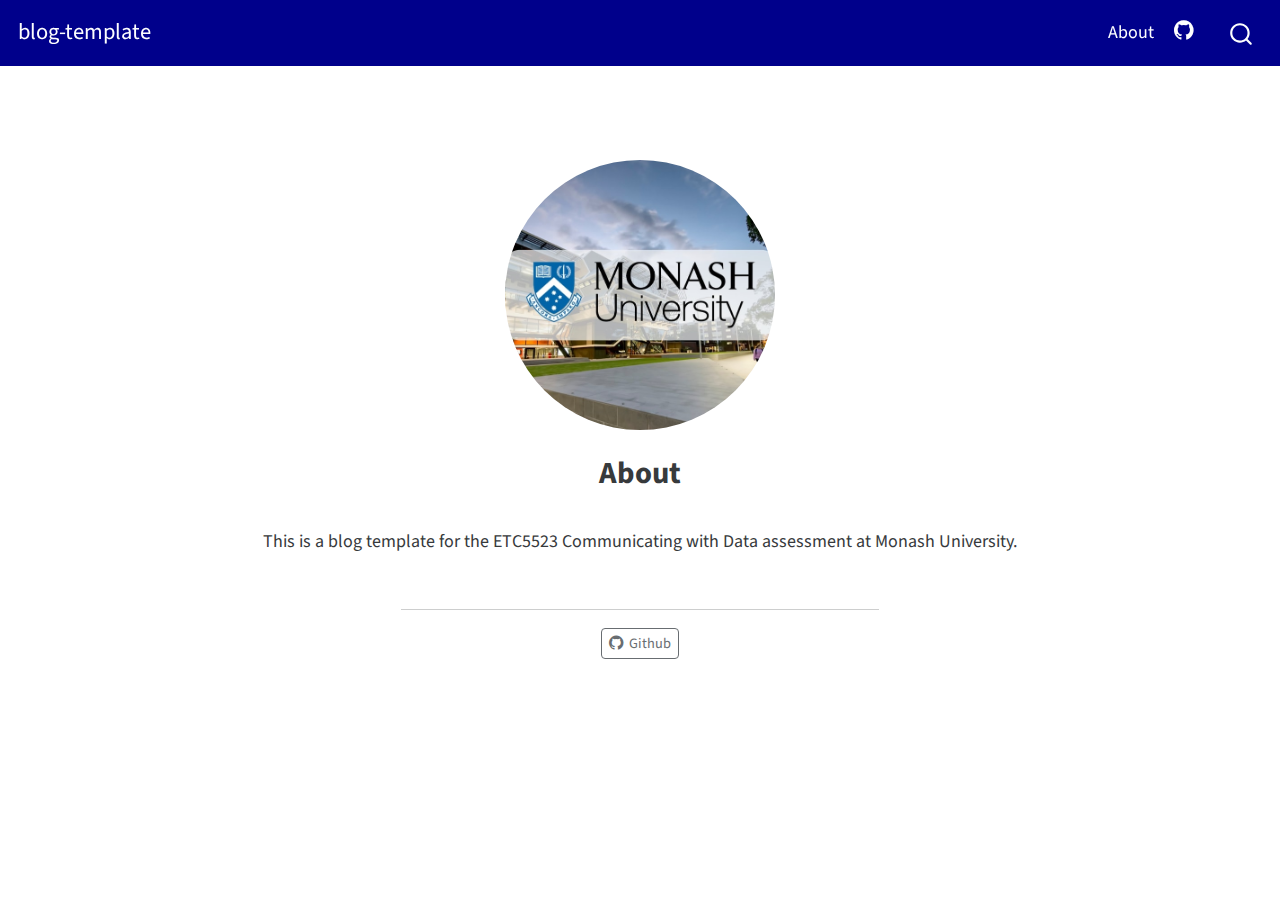
<file: about.html>
<!DOCTYPE html>
<html xmlns="http://www.w3.org/1999/xhtml" lang="en" xml:lang="en"><head>

<meta charset="utf-8">
<meta name="generator" content="quarto-0.9.615">

<meta name="viewport" content="width=device-width, initial-scale=1.0, user-scalable=yes">


<title>blog-template - About</title>
<style>
code{white-space: pre-wrap;}
span.smallcaps{font-variant: small-caps;}
span.underline{text-decoration: underline;}
div.column{display: inline-block; vertical-align: top; width: 50%;}
div.hanging-indent{margin-left: 1.5em; text-indent: -1.5em;}
ul.task-list{list-style: none;}
</style>


<script src="site_libs/quarto-nav/quarto-nav.js"></script>
<script src="site_libs/quarto-nav/headroom.min.js"></script>
<script src="site_libs/clipboard/clipboard.min.js"></script>
<script src="site_libs/quarto-search/autocomplete.umd.js"></script>
<script src="site_libs/quarto-search/fuse.min.js"></script>
<script src="site_libs/quarto-search/quarto-search.js"></script>
<meta name="quarto:offset" content="./">
<script src="site_libs/quarto-html/quarto.js"></script>
<script src="site_libs/quarto-html/popper.min.js"></script>
<script src="site_libs/quarto-html/tippy.umd.min.js"></script>
<link href="site_libs/quarto-html/tippy.css" rel="stylesheet">
<link href="site_libs/quarto-html/quarto-syntax-highlighting.css" rel="stylesheet" id="quarto-text-highlighting-styles">
<script src="site_libs/bootstrap/bootstrap.min.js"></script>
<link href="site_libs/bootstrap/bootstrap-icons.css" rel="stylesheet">
<link href="site_libs/bootstrap/bootstrap.min.css" rel="stylesheet">
<script id="quarto-search-options" type="application/json">{
  "location": "navbar",
  "copy-button": false,
  "collapse-after": 3,
  "panel-placement": "end",
  "type": "overlay",
  "limit": 20,
  "language": {
    "search-no-results-text": "No results",
    "search-matching-documents-text": "matching documents",
    "search-copy-link-title": "Copy link to search",
    "search-hide-matches-text": "Hide additional matches",
    "search-more-match-text": "more match in this document",
    "search-more-matches-text": "more matches in this document",
    "search-clear-button-title": "Clear",
    "search-detached-cancel-button-title": "Cancel",
    "search-submit-button-title": "Submit"
  }
}</script>


<link rel="stylesheet" href="styles.css">
</head>

<body class="nav-fixed fullcontent">

<div id="quarto-search-results"></div>
  <header id="quarto-header" class="headroom fixed-top">
    <nav class="navbar navbar-expand-lg navbar-dark ">
      <div class="navbar-container container-fluid">
      <a class="navbar-brand" href="./index.html">
    <span class="navbar-title">blog-template</span>
  </a>
          <button class="navbar-toggler" type="button" data-bs-toggle="collapse" data-bs-target="#navbarCollapse" aria-controls="navbarCollapse" aria-expanded="false" aria-label="Toggle navigation" onclick="if (window.quartoToggleHeadroom) { window.quartoToggleHeadroom(); }">
  <span class="navbar-toggler-icon"></span>
</button>
          <div class="collapse navbar-collapse" id="navbarCollapse">
            <ul class="navbar-nav navbar-nav-scroll ms-auto">
  <li class="nav-item">
    <a class="nav-link active" href="./about.html" aria-current="page">About</a>
  </li>  
  <li class="nav-item compact">
    <a class="nav-link" href="https://github.com/etc5523-2022"><i class="bi bi-github" role="img">
</i> 
 </a>
  </li>  
</ul>
              <div id="quarto-search" class="" title="Search"></div>
          </div> <!-- /navcollapse -->
      </div> <!-- /container-fluid -->
    </nav>
</header>
<!-- content -->
<div id="quarto-content" class="quarto-container page-columns page-rows-contents page-layout-article page-navbar">
<!-- sidebar -->
<!-- margin-sidebar -->
    
<!-- main -->
<div class="quarto-about-jolla">
  <img src="profile.jpg" class="about-image
  round " style="height: 15em; width: 15em;">
 <header id="title-block-header" class="quarto-title-block default">
<div class="quarto-title">
<h1 class="title">About</h1>
</div>
<div class="quarto-title-meta">
  </div>
</header><main class="content" id="quarto-document-content">
<p>This is a blog template for the ETC5523 Communicating with Data assessment at Monash University.</p>


</main> 
  <hr class="about-sep">
   <div class="about-links">
  <a href="https://github.com/etc5523-2022" class="about-link">
    <i class="bi bi-github"></i>
     <span class="about-link-text">Github</span>
  </a>
</div>
</div>
 <!-- /main -->
<script id="quarto-html-after-body" type="application/javascript">
window.document.addEventListener("DOMContentLoaded", function (event) {
  const clipboard = new window.ClipboardJS('.code-copy-button', {
    target: function(trigger) {
      return trigger.previousElementSibling;
    }
  });
  clipboard.on('success', function(e) {
    // button target
    const button = e.trigger;
    // don't keep focus
    button.blur();
    // flash "checked"
    button.classList.add('code-copy-button-checked');
    var currentTitle = button.getAttribute("title");
    button.setAttribute("title", "Copied!");
    setTimeout(function() {
      button.setAttribute("title", currentTitle);
      button.classList.remove('code-copy-button-checked');
    }, 1000);
    // clear code selection
    e.clearSelection();
  });
  function tippyHover(el, contentFn) {
    const config = {
      allowHTML: true,
      content: contentFn,
      maxWidth: 500,
      delay: 100,
      arrow: false,
      appendTo: function(el) {
          return el.parentElement;
      },
      interactive: true,
      interactiveBorder: 10,
      theme: 'quarto',
      placement: 'bottom-start'
    };
    window.tippy(el, config); 
  }
  const noterefs = window.document.querySelectorAll('a[role="doc-noteref"]');
  for (var i=0; i<noterefs.length; i++) {
    const ref = noterefs[i];
    tippyHover(ref, function() {
      let href = ref.getAttribute('href');
      try { href = new URL(href).hash; } catch {}
      const id = href.replace(/^#\/?/, "");
      const note = window.document.getElementById(id);
      return note.innerHTML;
    });
  }
  var bibliorefs = window.document.querySelectorAll('a[role="doc-biblioref"]');
  for (var i=0; i<bibliorefs.length; i++) {
    const ref = bibliorefs[i];
    const cites = ref.parentNode.getAttribute('data-cites').split(' ');
    tippyHover(ref, function() {
      var popup = window.document.createElement('div');
      cites.forEach(function(cite) {
        var citeDiv = window.document.createElement('div');
        citeDiv.classList.add('hanging-indent');
        citeDiv.classList.add('csl-entry');
        var biblioDiv = window.document.getElementById('ref-' + cite);
        if (biblioDiv) {
          citeDiv.innerHTML = biblioDiv.innerHTML;
        }
        popup.appendChild(citeDiv);
      });
      return popup.innerHTML;
    });
  }
});
</script>
</div> <!-- /content -->



</body></html>
</file>
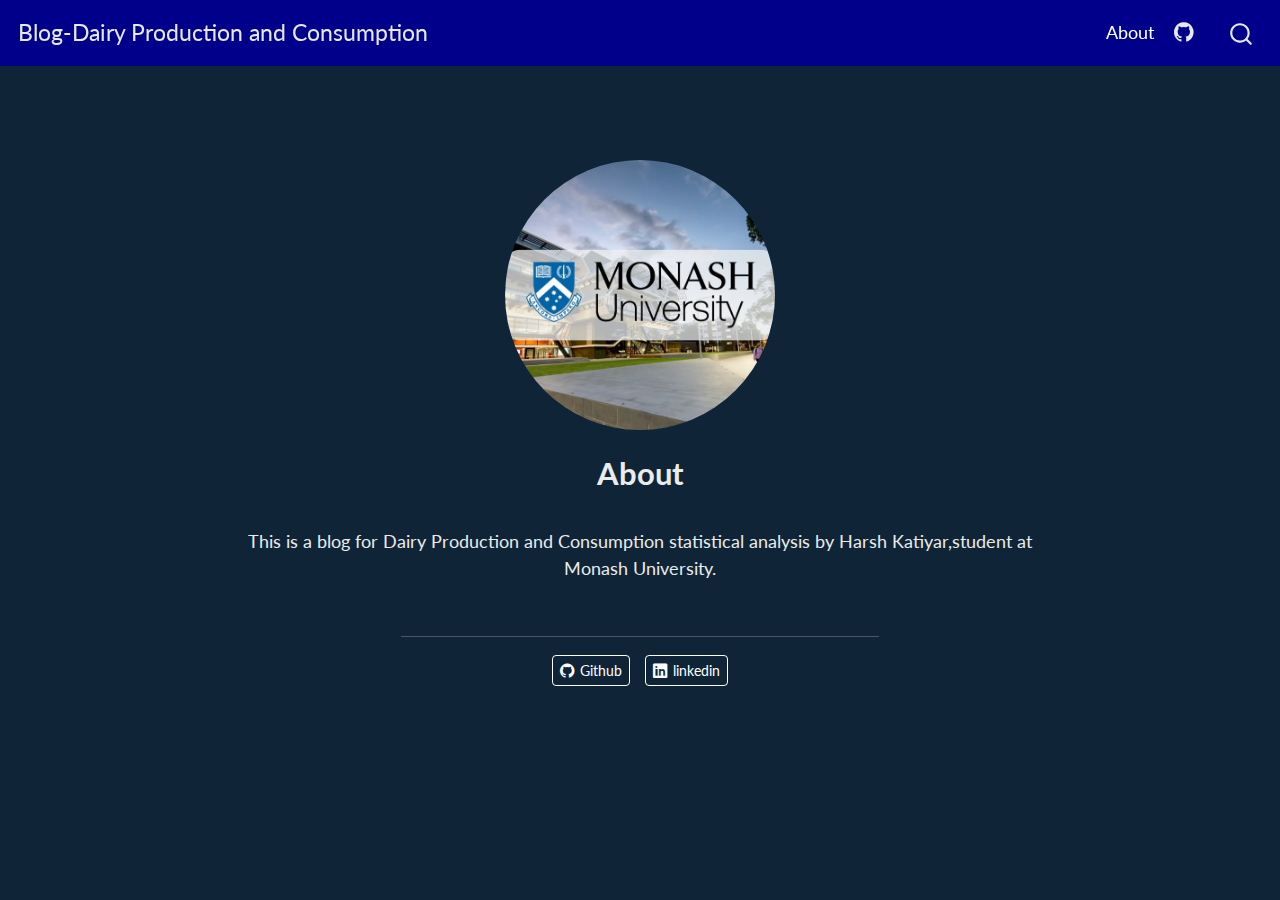
<file: docs/about.html>
<!DOCTYPE html>
<html xmlns="http://www.w3.org/1999/xhtml" lang="en" xml:lang="en"><head>

<meta charset="utf-8">
<meta name="generator" content="quarto-1.0.36">

<meta name="viewport" content="width=device-width, initial-scale=1.0, user-scalable=yes">


<title>Blog-Dairy Production and Consumption - About</title>
<style>
code{white-space: pre-wrap;}
span.smallcaps{font-variant: small-caps;}
span.underline{text-decoration: underline;}
div.column{display: inline-block; vertical-align: top; width: 50%;}
div.hanging-indent{margin-left: 1.5em; text-indent: -1.5em;}
ul.task-list{list-style: none;}
</style>


<script src="site_libs/quarto-nav/quarto-nav.js"></script>
<script src="site_libs/quarto-nav/headroom.min.js"></script>
<script src="site_libs/clipboard/clipboard.min.js"></script>
<script src="site_libs/quarto-search/autocomplete.umd.js"></script>
<script src="site_libs/quarto-search/fuse.min.js"></script>
<script src="site_libs/quarto-search/quarto-search.js"></script>
<meta name="quarto:offset" content="./">
<script src="site_libs/quarto-html/quarto.js"></script>
<script src="site_libs/quarto-html/popper.min.js"></script>
<script src="site_libs/quarto-html/tippy.umd.min.js"></script>
<link href="site_libs/quarto-html/tippy.css" rel="stylesheet">
<link href="site_libs/quarto-html/quarto-syntax-highlighting-dark.css" rel="stylesheet" id="quarto-text-highlighting-styles">
<script src="site_libs/bootstrap/bootstrap.min.js"></script>
<link href="site_libs/bootstrap/bootstrap-icons.css" rel="stylesheet">
<link href="site_libs/bootstrap/bootstrap.min.css" rel="stylesheet" id="quarto-bootstrap" data-mode="dark">
<script id="quarto-search-options" type="application/json">{
  "location": "navbar",
  "copy-button": false,
  "collapse-after": 3,
  "panel-placement": "end",
  "type": "overlay",
  "limit": 20,
  "language": {
    "search-no-results-text": "No results",
    "search-matching-documents-text": "matching documents",
    "search-copy-link-title": "Copy link to search",
    "search-hide-matches-text": "Hide additional matches",
    "search-more-match-text": "more match in this document",
    "search-more-matches-text": "more matches in this document",
    "search-clear-button-title": "Clear",
    "search-detached-cancel-button-title": "Cancel",
    "search-submit-button-title": "Submit"
  }
}</script>


<link rel="stylesheet" href="styles.css">
</head>

<body class="nav-fixed fullcontent">

<div id="quarto-search-results"></div>
  <header id="quarto-header" class="headroom fixed-top">
    <nav class="navbar navbar-expand-lg navbar-dark ">
      <div class="navbar-container container-fluid">
      <a class="navbar-brand" href="./index.html">
    <span class="navbar-title">Blog-Dairy Production and Consumption</span>
  </a>
          <button class="navbar-toggler" type="button" data-bs-toggle="collapse" data-bs-target="#navbarCollapse" aria-controls="navbarCollapse" aria-expanded="false" aria-label="Toggle navigation" onclick="if (window.quartoToggleHeadroom) { window.quartoToggleHeadroom(); }">
  <span class="navbar-toggler-icon"></span>
</button>
          <div class="collapse navbar-collapse" id="navbarCollapse">
            <ul class="navbar-nav navbar-nav-scroll ms-auto">
  <li class="nav-item">
    <a class="nav-link active" href="./about.html" aria-current="page">About</a>
  </li>  
  <li class="nav-item compact">
    <a class="nav-link" href="https://github.com/Harshk1202"><i class="bi bi-github" role="img">
</i> 
 </a>
  </li>  
</ul>
              <div id="quarto-search" class="" title="Search"></div>
          </div> <!-- /navcollapse -->
      </div> <!-- /container-fluid -->
    </nav>
</header>
<!-- content -->
<div id="quarto-content" class="quarto-container page-columns page-rows-contents page-layout-article page-navbar">
<!-- sidebar -->
<!-- margin-sidebar -->
    
<!-- main -->
<div class="quarto-about-jolla">
  <img src="profile.jpg" class="about-image
  round " style="height: 15em; width: 15em;">
 <header id="title-block-header" class="quarto-title-block default">
<div class="quarto-title">
<h1 class="title">About</h1>
</div>
<div class="quarto-title-meta">
  </div>
</header><main class="content" id="quarto-document-content">
<p>This is a blog for Dairy Production and Consumption statistical analysis by Harsh Katiyar,student at Monash University.</p>


</main> 
  <hr class="about-sep">
   <div class="about-links">
  <a href="https://github.com/Harshk1202" class="about-link">
    <i class="bi bi-github"></i>
     <span class="about-link-text">Github</span>
  </a>
  <a href="https://www.linkedin.com/in/harsh-katiyar-796aab179/" class="about-link">
    <i class="bi bi-linkedin"></i>
     <span class="about-link-text">linkedin</span>
  </a>
</div>
</div>
 <!-- /main -->
<script id="quarto-html-after-body" type="application/javascript">
window.document.addEventListener("DOMContentLoaded", function (event) {
  const toggleBodyColorMode = (bsSheetEl) => {
    const mode = bsSheetEl.getAttribute("data-mode");
    const bodyEl = window.document.querySelector("body");
    if (mode === "dark") {
      bodyEl.classList.add("quarto-dark");
      bodyEl.classList.remove("quarto-light");
    } else {
      bodyEl.classList.add("quarto-light");
      bodyEl.classList.remove("quarto-dark");
    }
  }
  const toggleBodyColorPrimary = () => {
    const bsSheetEl = window.document.querySelector("link#quarto-bootstrap");
    if (bsSheetEl) {
      toggleBodyColorMode(bsSheetEl);
    }
  }
  toggleBodyColorPrimary();  
  const clipboard = new window.ClipboardJS('.code-copy-button', {
    target: function(trigger) {
      return trigger.previousElementSibling;
    }
  });
  clipboard.on('success', function(e) {
    // button target
    const button = e.trigger;
    // don't keep focus
    button.blur();
    // flash "checked"
    button.classList.add('code-copy-button-checked');
    var currentTitle = button.getAttribute("title");
    button.setAttribute("title", "Copied!");
    setTimeout(function() {
      button.setAttribute("title", currentTitle);
      button.classList.remove('code-copy-button-checked');
    }, 1000);
    // clear code selection
    e.clearSelection();
  });
  function tippyHover(el, contentFn) {
    const config = {
      allowHTML: true,
      content: contentFn,
      maxWidth: 500,
      delay: 100,
      arrow: false,
      appendTo: function(el) {
          return el.parentElement;
      },
      interactive: true,
      interactiveBorder: 10,
      theme: 'quarto',
      placement: 'bottom-start'
    };
    window.tippy(el, config); 
  }
  const noterefs = window.document.querySelectorAll('a[role="doc-noteref"]');
  for (var i=0; i<noterefs.length; i++) {
    const ref = noterefs[i];
    tippyHover(ref, function() {
      let href = ref.getAttribute('href');
      try { href = new URL(href).hash; } catch {}
      const id = href.replace(/^#\/?/, "");
      const note = window.document.getElementById(id);
      return note.innerHTML;
    });
  }
  var bibliorefs = window.document.querySelectorAll('a[role="doc-biblioref"]');
  for (var i=0; i<bibliorefs.length; i++) {
    const ref = bibliorefs[i];
    const cites = ref.parentNode.getAttribute('data-cites').split(' ');
    tippyHover(ref, function() {
      var popup = window.document.createElement('div');
      cites.forEach(function(cite) {
        var citeDiv = window.document.createElement('div');
        citeDiv.classList.add('hanging-indent');
        citeDiv.classList.add('csl-entry');
        var biblioDiv = window.document.getElementById('ref-' + cite);
        if (biblioDiv) {
          citeDiv.innerHTML = biblioDiv.innerHTML;
        }
        popup.appendChild(citeDiv);
      });
      return popup.innerHTML;
    });
  }
});
</script>
</div> <!-- /content -->



</body></html>
</file>
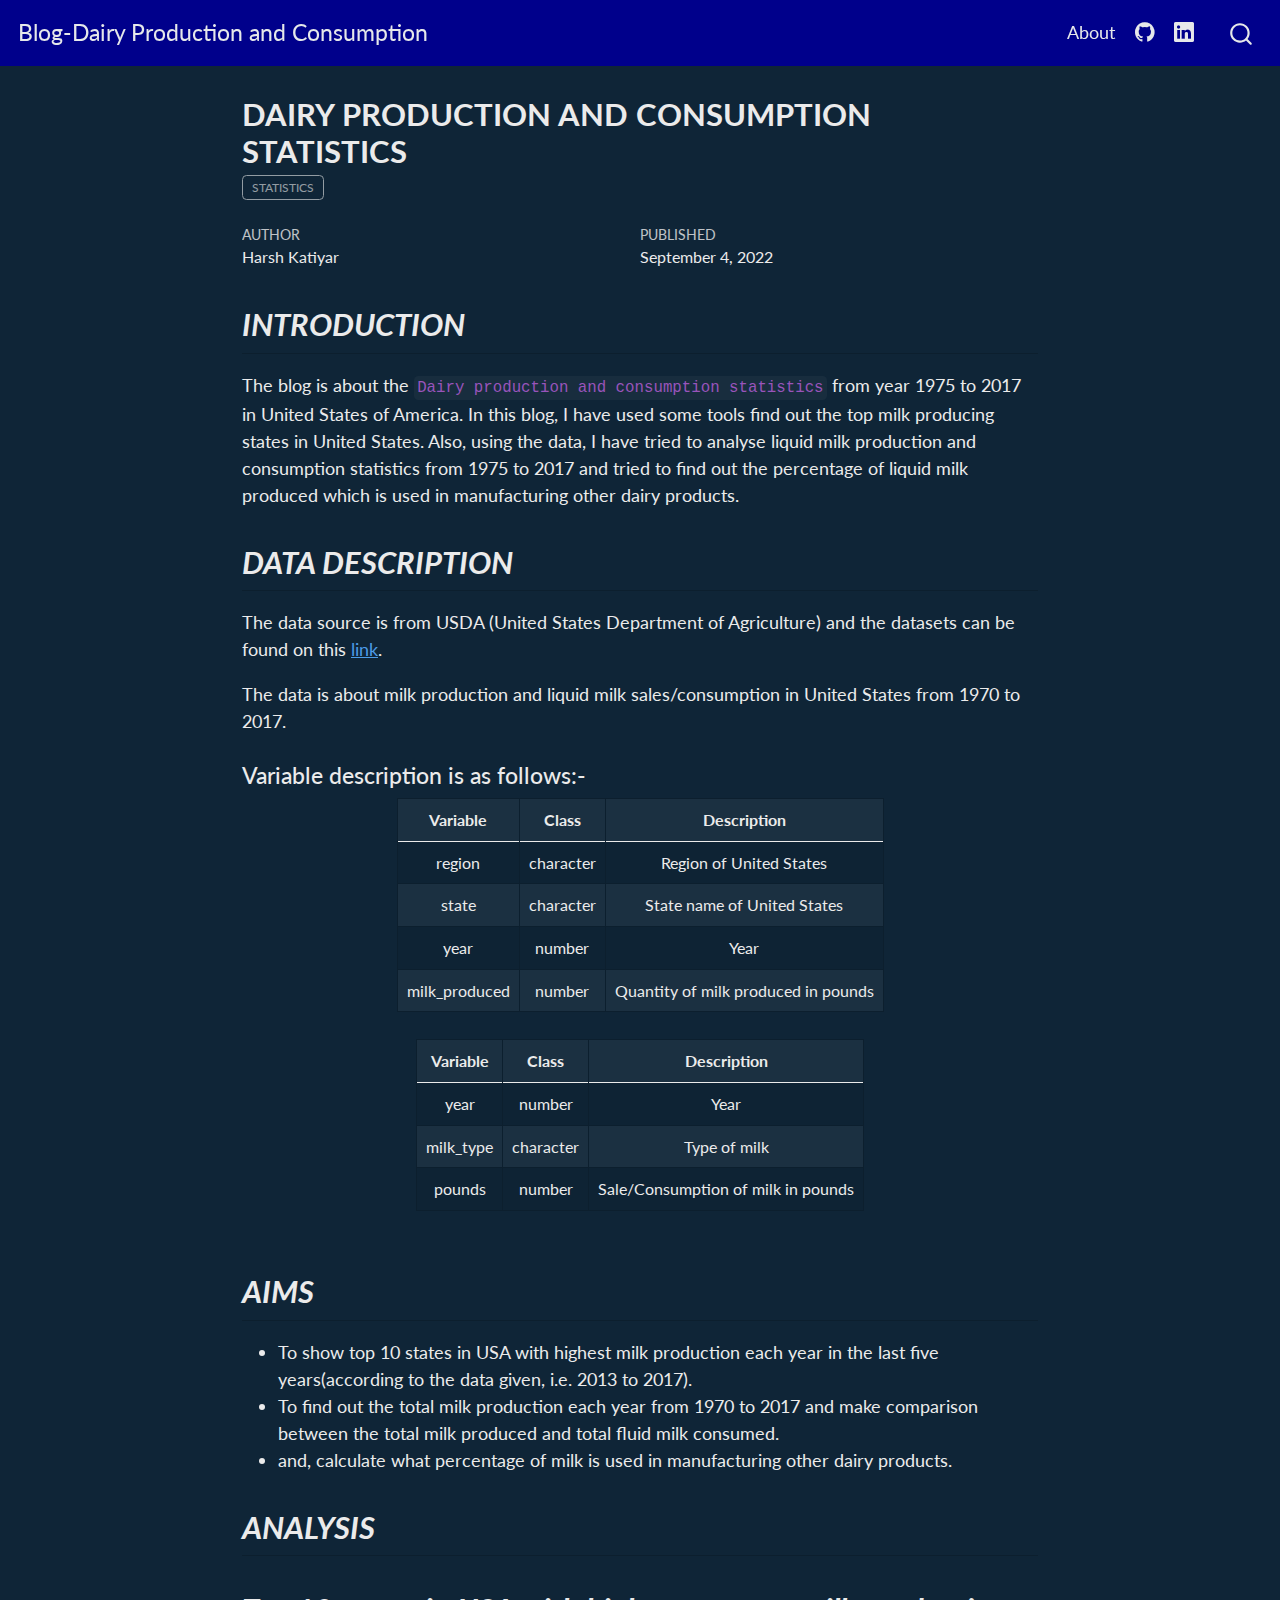
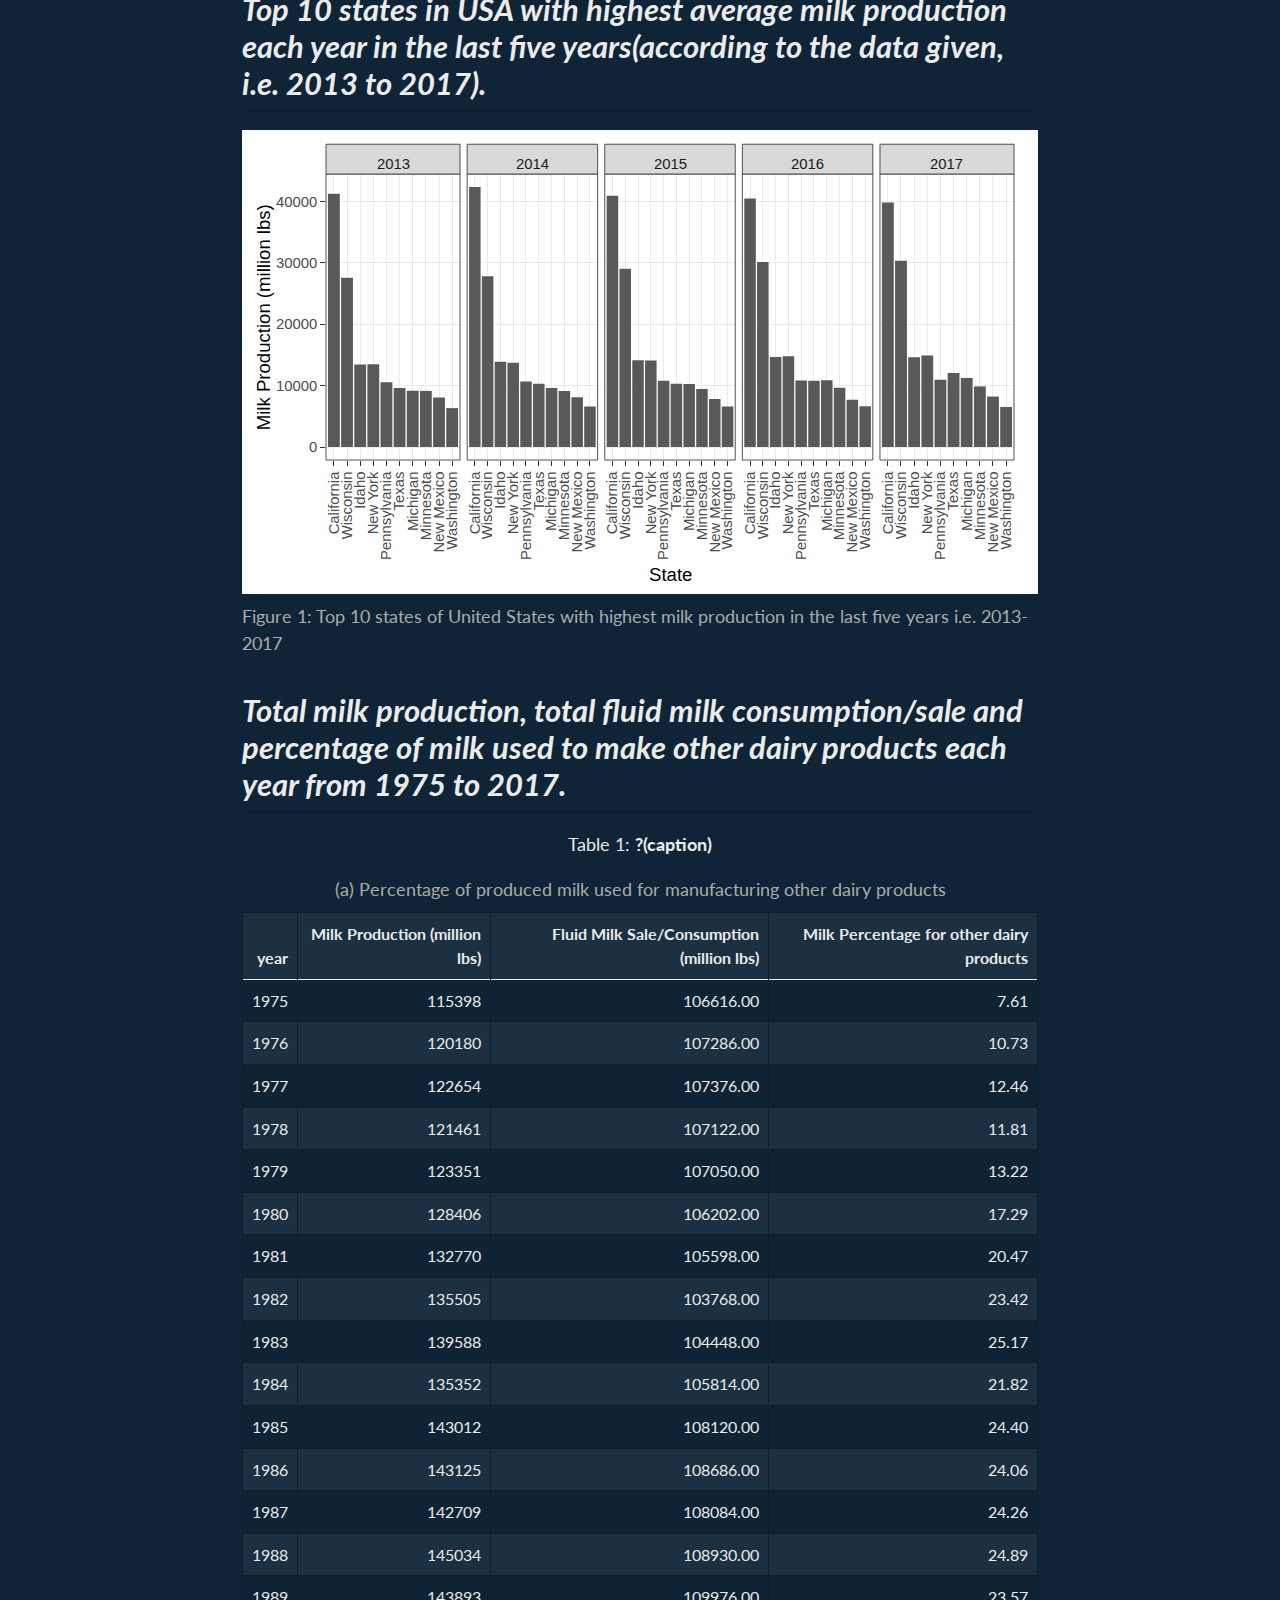
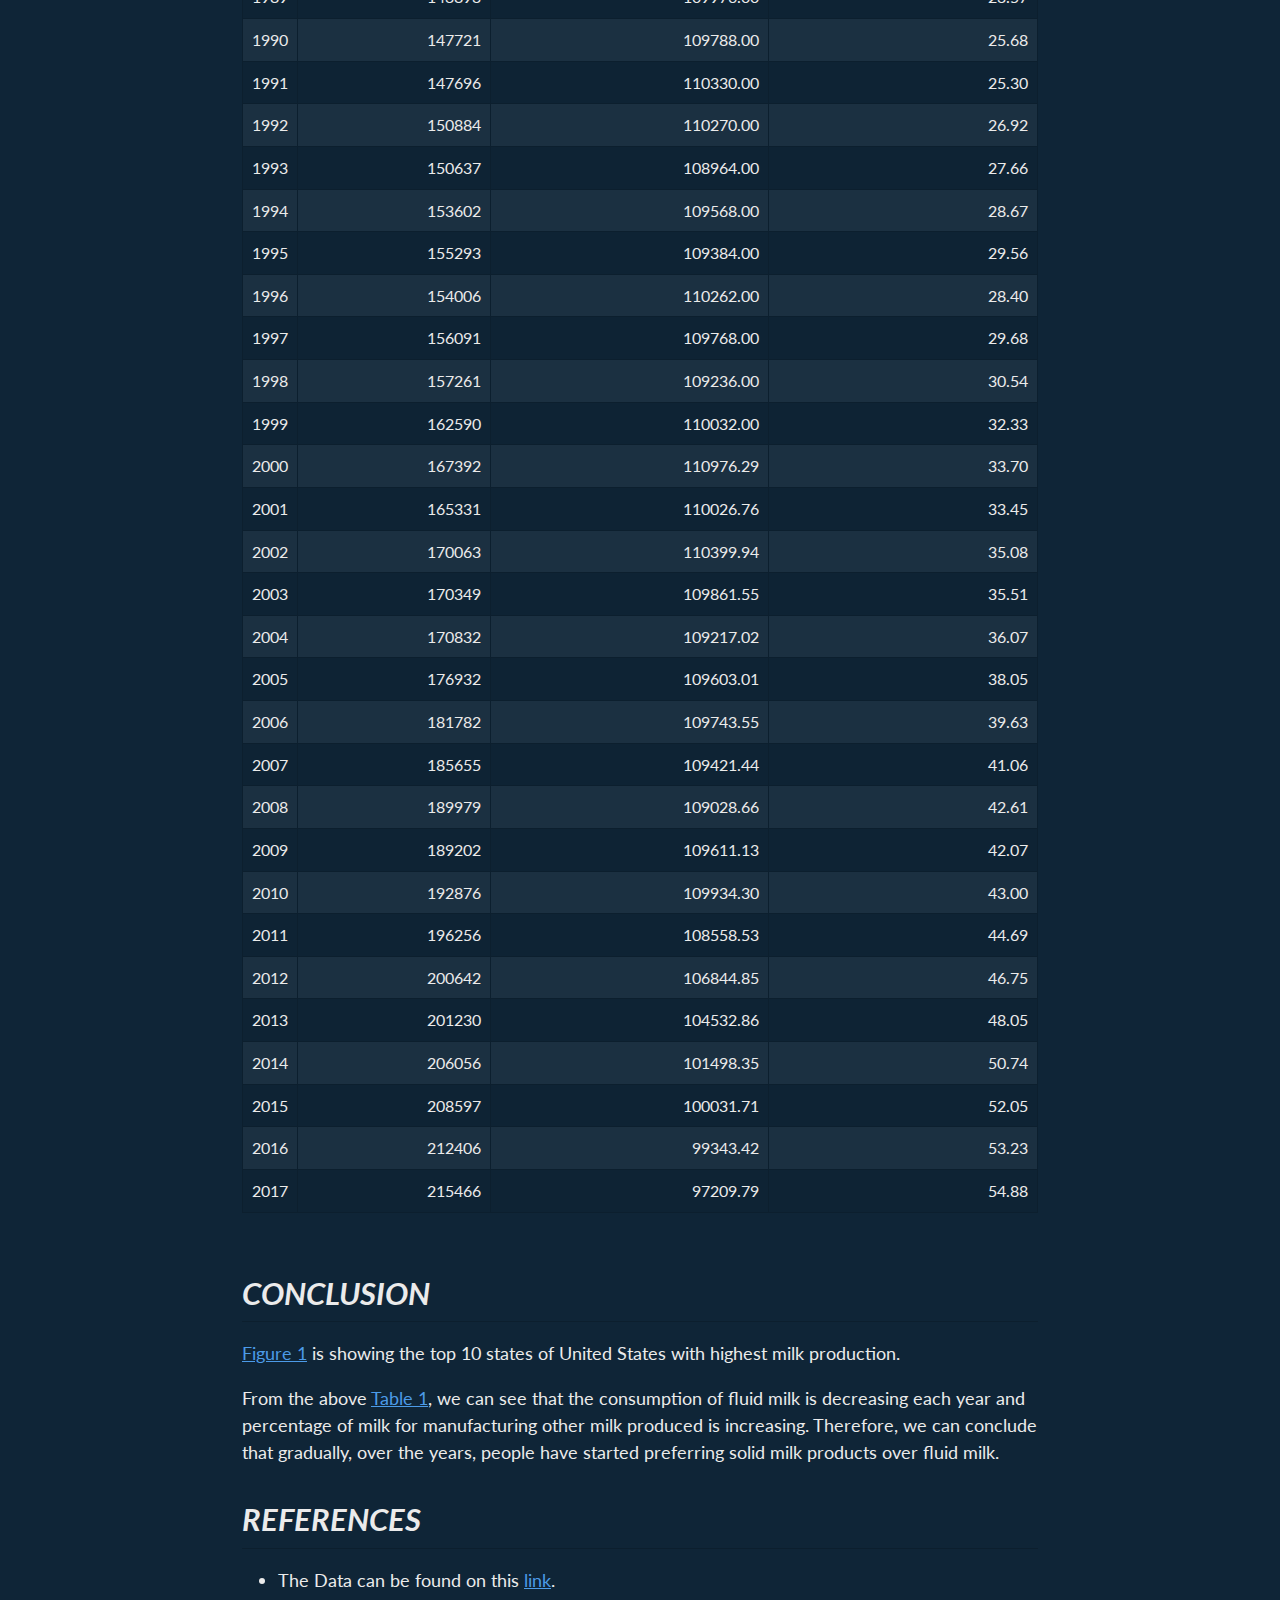
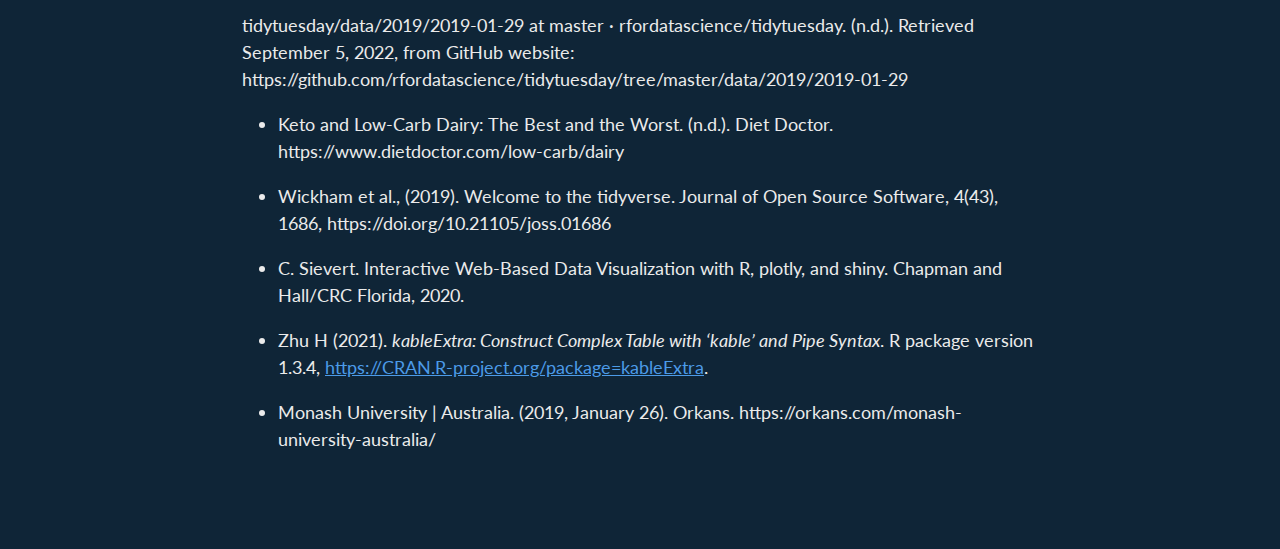
<file: docs/posts2/index1.html>
<!DOCTYPE html>
<html xmlns="http://www.w3.org/1999/xhtml" lang="en" xml:lang="en"><head>

<meta charset="utf-8">
<meta name="generator" content="quarto-1.0.36">

<meta name="viewport" content="width=device-width, initial-scale=1.0, user-scalable=yes">

<meta name="author" content="Harsh Katiyar">
<meta name="dcterms.date" content="2022-09-04">

<title>Blog-Dairy Production and Consumption - DAIRY PRODUCTION AND CONSUMPTION STATISTICS</title>
<style>
code{white-space: pre-wrap;}
span.smallcaps{font-variant: small-caps;}
span.underline{text-decoration: underline;}
div.column{display: inline-block; vertical-align: top; width: 50%;}
div.hanging-indent{margin-left: 1.5em; text-indent: -1.5em;}
ul.task-list{list-style: none;}
</style>


<script src="../site_libs/quarto-nav/quarto-nav.js"></script>
<script src="../site_libs/quarto-nav/headroom.min.js"></script>
<script src="../site_libs/clipboard/clipboard.min.js"></script>
<script src="../site_libs/quarto-search/autocomplete.umd.js"></script>
<script src="../site_libs/quarto-search/fuse.min.js"></script>
<script src="../site_libs/quarto-search/quarto-search.js"></script>
<meta name="quarto:offset" content="../">
<script src="../site_libs/quarto-html/quarto.js"></script>
<script src="../site_libs/quarto-html/popper.min.js"></script>
<script src="../site_libs/quarto-html/tippy.umd.min.js"></script>
<script src="../site_libs/quarto-html/anchor.min.js"></script>
<link href="../site_libs/quarto-html/tippy.css" rel="stylesheet">
<link href="../site_libs/quarto-html/quarto-syntax-highlighting-dark.css" rel="stylesheet" id="quarto-text-highlighting-styles">
<script src="../site_libs/bootstrap/bootstrap.min.js"></script>
<link href="../site_libs/bootstrap/bootstrap-icons.css" rel="stylesheet">
<link href="../site_libs/bootstrap/bootstrap.min.css" rel="stylesheet" id="quarto-bootstrap" data-mode="dark">
<script id="quarto-search-options" type="application/json">{
  "location": "navbar",
  "copy-button": false,
  "collapse-after": 3,
  "panel-placement": "end",
  "type": "overlay",
  "limit": 20,
  "language": {
    "search-no-results-text": "No results",
    "search-matching-documents-text": "matching documents",
    "search-copy-link-title": "Copy link to search",
    "search-hide-matches-text": "Hide additional matches",
    "search-more-match-text": "more match in this document",
    "search-more-matches-text": "more matches in this document",
    "search-clear-button-title": "Clear",
    "search-detached-cancel-button-title": "Cancel",
    "search-submit-button-title": "Submit"
  }
}</script>

<script src="../site_libs/kePrint-0.0.1/kePrint.js"></script>
<link href="../site_libs/lightable-0.0.1/lightable.css" rel="stylesheet">
<script src="../site_libs/htmlwidgets-1.5.4/htmlwidgets.js"></script>
<script src="../site_libs/plotly-binding-4.10.0/plotly.js"></script>
<script src="../site_libs/typedarray-0.1/typedarray.min.js"></script>
<script src="../site_libs/jquery-3.5.1/jquery.min.js"></script>
<link href="../site_libs/crosstalk-1.2.0/css/crosstalk.min.css" rel="stylesheet">
<script src="../site_libs/crosstalk-1.2.0/js/crosstalk.min.js"></script>
<link href="../site_libs/plotly-htmlwidgets-css-2.5.1/plotly-htmlwidgets.css" rel="stylesheet">
<script src="../site_libs/plotly-main-2.5.1/plotly-latest.min.js"></script>


<link rel="stylesheet" href="../styles.css">
</head>

<body class="nav-fixed fullcontent">

<div id="quarto-search-results"></div>
  <header id="quarto-header" class="headroom fixed-top">
    <nav class="navbar navbar-expand-lg navbar-dark ">
      <div class="navbar-container container-fluid">
      <a class="navbar-brand" href="../index.html">
    <span class="navbar-title">Blog-Dairy Production and Consumption</span>
  </a>
          <button class="navbar-toggler" type="button" data-bs-toggle="collapse" data-bs-target="#navbarCollapse" aria-controls="navbarCollapse" aria-expanded="false" aria-label="Toggle navigation" onclick="if (window.quartoToggleHeadroom) { window.quartoToggleHeadroom(); }">
  <span class="navbar-toggler-icon"></span>
</button>
          <div class="collapse navbar-collapse" id="navbarCollapse">
            <ul class="navbar-nav navbar-nav-scroll ms-auto">
  <li class="nav-item">
    <a class="nav-link" href="../about.html">About</a>
  </li>  
  <li class="nav-item compact">
    <a class="nav-link" href="https://github.com/Harshk1202"><i class="bi bi-github" role="img">
</i> 
 </a>
  </li>  
  <li class="nav-item compact">
    <a class="nav-link" href="https://www.linkedin.com/in/harsh-katiyar-796aab179/"><i class="bi bi-linkedin" role="img">
</i> 
 </a>
  </li>  
</ul>
              <div id="quarto-search" class="" title="Search"></div>
          </div> <!-- /navcollapse -->
      </div> <!-- /container-fluid -->
    </nav>
</header>
<!-- content -->
<div id="quarto-content" class="quarto-container page-columns page-rows-contents page-layout-article page-navbar">
<!-- sidebar -->
<!-- margin-sidebar -->
    
<!-- main -->
<main class="content" id="quarto-document-content">

<header id="title-block-header" class="quarto-title-block default">
<div class="quarto-title">
<h1 class="title">DAIRY PRODUCTION AND CONSUMPTION STATISTICS</h1>
  <div class="quarto-categories">
    <div class="quarto-category">statistics</div>
  </div>
  </div>



<div class="quarto-title-meta">

    <div>
    <div class="quarto-title-meta-heading">Author</div>
    <div class="quarto-title-meta-contents">
             <p>Harsh Katiyar </p>
          </div>
  </div>
    
    <div>
    <div class="quarto-title-meta-heading">Published</div>
    <div class="quarto-title-meta-contents">
      <p class="date">September 4, 2022</p>
    </div>
  </div>
    
  </div>
  

</header>

<section id="introduction" class="level2">
<h2 class="anchored" data-anchor-id="introduction">INTRODUCTION</h2>
<p>The blog is about the <code>Dairy production and consumption statistics</code> from year 1975 to 2017 in United States of America. In this blog, I have used some tools find out the top milk producing states in United States. Also, using the data, I have tried to analyse liquid milk production and consumption statistics from 1975 to 2017 and tried to find out the percentage of liquid milk produced which is used in manufacturing other dairy products.</p>
</section>
<section id="data-description" class="level2">
<h2 class="anchored" data-anchor-id="data-description">DATA DESCRIPTION</h2>
<div class="cell">

</div>
<div class="cell">

</div>
<p>The data source is from USDA (United States Department of Agriculture) and the datasets can be found on this <a href="https://github.com/rfordatascience/tidytuesday/tree/master/data/2019/2019-01-29">link</a>.</p>
<p>The data is about milk production and liquid milk sales/consumption in United States from 1970 to 2017.</p>
<section id="variable-description-is-as-follows-" class="level4">
<h4 class="anchored" data-anchor-id="variable-description-is-as-follows-">Variable description is as follows:-</h4>
<div class="cell">
<div class="cell-output-display">

<table class="table table-striped table-condensed table-bordered" style="width: auto !important; margin-left: auto; margin-right: auto;">
 <thead>
  <tr>
   <th style="text-align:center;"> Variable </th>
   <th style="text-align:center;"> Class </th>
   <th style="text-align:center;"> Description </th>
  </tr>
 </thead>
<tbody>
  <tr>
   <td style="text-align:center;"> region </td>
   <td style="text-align:center;"> character </td>
   <td style="text-align:center;"> Region of United States </td>
  </tr>
  <tr>
   <td style="text-align:center;"> state </td>
   <td style="text-align:center;"> character </td>
   <td style="text-align:center;"> State name of United States </td>
  </tr>
  <tr>
   <td style="text-align:center;"> year </td>
   <td style="text-align:center;"> number </td>
   <td style="text-align:center;"> Year </td>
  </tr>
  <tr>
   <td style="text-align:center;"> milk_produced </td>
   <td style="text-align:center;"> number </td>
   <td style="text-align:center;"> Quantity of milk produced in pounds </td>
  </tr>
</tbody>
</table>

</div>
<div class="cell-output-display">

<table class="table table-striped table-condensed table-bordered" style="width: auto !important; margin-left: auto; margin-right: auto;">
 <thead>
  <tr>
   <th style="text-align:center;"> Variable </th>
   <th style="text-align:center;"> Class </th>
   <th style="text-align:center;"> Description </th>
  </tr>
 </thead>
<tbody>
  <tr>
   <td style="text-align:center;"> year </td>
   <td style="text-align:center;"> number </td>
   <td style="text-align:center;"> Year </td>
  </tr>
  <tr>
   <td style="text-align:center;"> milk_type </td>
   <td style="text-align:center;"> character </td>
   <td style="text-align:center;"> Type of milk </td>
  </tr>
  <tr>
   <td style="text-align:center;"> pounds </td>
   <td style="text-align:center;"> number </td>
   <td style="text-align:center;"> Sale/Consumption of milk in pounds </td>
  </tr>
</tbody>
</table>

</div>
</div>
</section>
</section>
<section id="aims" class="level2">
<h2 class="anchored" data-anchor-id="aims">AIMS</h2>
<ul>
<li>To show top 10 states in USA with highest milk production each year in the last five years(according to the data given, i.e.&nbsp;2013 to 2017).</li>
<li>To find out the total milk production each year from 1970 to 2017 and make comparison between the total milk produced and total fluid milk consumed.</li>
<li>and, calculate what percentage of milk is used in manufacturing other dairy products.</li>
</ul>
</section>
<section id="analysis" class="level2">
<h2 class="anchored" data-anchor-id="analysis">ANALYSIS</h2>
</section>
<section id="top-10-states-in-usa-with-highest-average-milk-production-each-year-in-the-last-five-yearsaccording-to-the-data-given-i.e.-2013-to-2017." class="level2">
<h2 class="anchored" data-anchor-id="top-10-states-in-usa-with-highest-average-milk-production-each-year-in-the-last-five-yearsaccording-to-the-data-given-i.e.-2013-to-2017.">Top 10 states in USA with highest average milk production each year in the last five years(according to the data given, i.e.&nbsp;2013 to 2017).</h2>
<div class="cell">
<div id="fig-plot" class="quarto-figure quarto-figure-center anchored">
<figure class="figure">
<div id="htmlwidget-708c87a40468bdcc9ff6" style="width:100%;height:464px;" class="plotly html-widget"></div>
<script type="application/json" data-for="htmlwidget-708c87a40468bdcc9ff6">{"x":{"data":[{"orientation":"v","width":[0.9,0.9,0.9,0.9,0.9,0.9,0.9,0.899999999999999,0.899999999999999,0.899999999999999],"base":[0,0,0,0,0,0,0,0,0,0],"x":[1,2,4,3,5,6,7,8,9,10],"y":[41256,27572,13463,13431,10552,9610,9164,9138,8057,6336],"text":["fct_reorder(state, -milk_produced): California<br />milk_produced/1e+06: 41256","fct_reorder(state, -milk_produced): Wisconsin<br />milk_produced/1e+06: 27572","fct_reorder(state, -milk_produced): New York<br />milk_produced/1e+06: 13463","fct_reorder(state, -milk_produced): Idaho<br />milk_produced/1e+06: 13431","fct_reorder(state, -milk_produced): Pennsylvania<br />milk_produced/1e+06: 10552","fct_reorder(state, -milk_produced): Texas<br />milk_produced/1e+06:  9610","fct_reorder(state, -milk_produced): Michigan<br />milk_produced/1e+06:  9164","fct_reorder(state, -milk_produced): Minnesota<br />milk_produced/1e+06:  9138","fct_reorder(state, -milk_produced): New Mexico<br />milk_produced/1e+06:  8057","fct_reorder(state, -milk_produced): Washington<br />milk_produced/1e+06:  6336"],"type":"bar","textposition":"none","marker":{"autocolorscale":false,"color":"rgba(89,89,89,1)","line":{"width":1.88976377952756,"color":"transparent"}},"showlegend":false,"xaxis":"x","yaxis":"y","hoverinfo":"text","frame":null},{"orientation":"v","width":[0.9,0.9,0.9,0.9,0.9,0.9,0.9,0.899999999999999,0.899999999999999,0.899999999999999],"base":[0,0,0,0,0,0,0,0,0,0],"x":[1,2,3,4,5,6,7,8,9,10],"y":[42339,27795,13873,13730,10664,10310,9609,9127,8105,6576],"text":["fct_reorder(state, -milk_produced): California<br />milk_produced/1e+06: 42339","fct_reorder(state, -milk_produced): Wisconsin<br />milk_produced/1e+06: 27795","fct_reorder(state, -milk_produced): Idaho<br />milk_produced/1e+06: 13873","fct_reorder(state, -milk_produced): New York<br />milk_produced/1e+06: 13730","fct_reorder(state, -milk_produced): Pennsylvania<br />milk_produced/1e+06: 10664","fct_reorder(state, -milk_produced): Texas<br />milk_produced/1e+06: 10310","fct_reorder(state, -milk_produced): Michigan<br />milk_produced/1e+06:  9609","fct_reorder(state, -milk_produced): Minnesota<br />milk_produced/1e+06:  9127","fct_reorder(state, -milk_produced): New Mexico<br />milk_produced/1e+06:  8105","fct_reorder(state, -milk_produced): Washington<br />milk_produced/1e+06:  6576"],"type":"bar","textposition":"none","marker":{"autocolorscale":false,"color":"rgba(89,89,89,1)","line":{"width":1.88976377952756,"color":"transparent"}},"showlegend":false,"xaxis":"x2","yaxis":"y","hoverinfo":"text","frame":null},{"orientation":"v","width":[0.9,0.9,0.9,0.9,0.9,0.9,0.9,0.899999999999999,0.899999999999999,0.899999999999999],"base":[0,0,0,0,0,0,0,0,0,0],"x":[1,2,3,4,5,6,7,8,9,10],"y":[40897,29030,14114,14094,10800,10301,10261,9462,7831,6606],"text":["fct_reorder(state, -milk_produced): California<br />milk_produced/1e+06: 40897","fct_reorder(state, -milk_produced): Wisconsin<br />milk_produced/1e+06: 29030","fct_reorder(state, -milk_produced): Idaho<br />milk_produced/1e+06: 14114","fct_reorder(state, -milk_produced): New York<br />milk_produced/1e+06: 14094","fct_reorder(state, -milk_produced): Pennsylvania<br />milk_produced/1e+06: 10800","fct_reorder(state, -milk_produced): Texas<br />milk_produced/1e+06: 10301","fct_reorder(state, -milk_produced): Michigan<br />milk_produced/1e+06: 10261","fct_reorder(state, -milk_produced): Minnesota<br />milk_produced/1e+06:  9462","fct_reorder(state, -milk_produced): New Mexico<br />milk_produced/1e+06:  7831","fct_reorder(state, -milk_produced): Washington<br />milk_produced/1e+06:  6606"],"type":"bar","textposition":"none","marker":{"autocolorscale":false,"color":"rgba(89,89,89,1)","line":{"width":1.88976377952756,"color":"transparent"}},"showlegend":false,"xaxis":"x3","yaxis":"y","hoverinfo":"text","frame":null},{"orientation":"v","width":[0.9,0.9,0.9,0.9,0.9,0.9,0.9,0.899999999999999,0.899999999999999,0.899999999999999],"base":[0,0,0,0,0,0,0,0,0,0],"x":[1,2,4,3,7,5,6,8,9,10],"y":[40469,30110,14777,14665,10876,10820,10773,9666,7711,6650],"text":["fct_reorder(state, -milk_produced): California<br />milk_produced/1e+06: 40469","fct_reorder(state, -milk_produced): Wisconsin<br />milk_produced/1e+06: 30110","fct_reorder(state, -milk_produced): New York<br />milk_produced/1e+06: 14777","fct_reorder(state, -milk_produced): Idaho<br />milk_produced/1e+06: 14665","fct_reorder(state, -milk_produced): Michigan<br />milk_produced/1e+06: 10876","fct_reorder(state, -milk_produced): Pennsylvania<br />milk_produced/1e+06: 10820","fct_reorder(state, -milk_produced): Texas<br />milk_produced/1e+06: 10773","fct_reorder(state, -milk_produced): Minnesota<br />milk_produced/1e+06:  9666","fct_reorder(state, -milk_produced): New Mexico<br />milk_produced/1e+06:  7711","fct_reorder(state, -milk_produced): Washington<br />milk_produced/1e+06:  6650"],"type":"bar","textposition":"none","marker":{"autocolorscale":false,"color":"rgba(89,89,89,1)","line":{"width":1.88976377952756,"color":"transparent"}},"showlegend":false,"xaxis":"x4","yaxis":"y","hoverinfo":"text","frame":null},{"orientation":"v","width":[0.9,0.9,0.9,0.9,0.9,0.9,0.9,0.899999999999999,0.899999999999999,0.899999999999999],"base":[0,0,0,0,0,0,0,0,0,0],"x":[1,2,4,3,6,7,5,8,9,10],"y":[39798,30320,14912,14627,12054,11231,10938,9864,8212,6526],"text":["fct_reorder(state, -milk_produced): California<br />milk_produced/1e+06: 39798","fct_reorder(state, -milk_produced): Wisconsin<br />milk_produced/1e+06: 30320","fct_reorder(state, -milk_produced): New York<br />milk_produced/1e+06: 14912","fct_reorder(state, -milk_produced): Idaho<br />milk_produced/1e+06: 14627","fct_reorder(state, -milk_produced): Texas<br />milk_produced/1e+06: 12054","fct_reorder(state, -milk_produced): Michigan<br />milk_produced/1e+06: 11231","fct_reorder(state, -milk_produced): Pennsylvania<br />milk_produced/1e+06: 10938","fct_reorder(state, -milk_produced): Minnesota<br />milk_produced/1e+06:  9864","fct_reorder(state, -milk_produced): New Mexico<br />milk_produced/1e+06:  8212","fct_reorder(state, -milk_produced): Washington<br />milk_produced/1e+06:  6526"],"type":"bar","textposition":"none","marker":{"autocolorscale":false,"color":"rgba(89,89,89,1)","line":{"width":1.88976377952756,"color":"transparent"}},"showlegend":false,"xaxis":"x5","yaxis":"y","hoverinfo":"text","frame":null}],"layout":{"margin":{"t":43.8953922789539,"r":24.1760066417601,"b":125.529265255293,"l":69.7384806973848},"plot_bgcolor":"rgba(255,255,255,1)","paper_bgcolor":"rgba(255,255,255,1)","font":{"color":"rgba(0,0,0,1)","family":"","size":18.5969281859693},"xaxis":{"domain":[0,0.194811124948111],"automargin":true,"type":"linear","autorange":false,"range":[0.4,10.6],"tickmode":"array","ticktext":["California","Wisconsin","Idaho","New York","Pennsylvania","Texas","Michigan","Minnesota","New Mexico","Washington"],"tickvals":[1,2,3,4,5,6,7,8,9,10],"categoryorder":"array","categoryarray":["California","Wisconsin","Idaho","New York","Pennsylvania","Texas","Michigan","Minnesota","New Mexico","Washington"],"nticks":null,"ticks":"outside","tickcolor":"rgba(51,51,51,1)","ticklen":4.64923204649232,"tickwidth":0.845314917544058,"showticklabels":true,"tickfont":{"color":"rgba(77,77,77,1)","family":"","size":14.8775425487754},"tickangle":-90,"showline":false,"linecolor":null,"linewidth":0,"showgrid":true,"gridcolor":"rgba(235,235,235,1)","gridwidth":0.845314917544058,"zeroline":false,"anchor":"y","title":"","hoverformat":".2f"},"annotations":[{"text":"State","x":0.5,"y":0,"showarrow":false,"ax":0,"ay":0,"font":{"color":"rgba(0,0,0,1)","family":"","size":18.5969281859693},"xref":"paper","yref":"paper","textangle":-0,"xanchor":"center","yanchor":"top","annotationType":"axis","yshift":-102.283105022831},{"text":"Milk Production (million lbs)","x":0,"y":0.5,"showarrow":false,"ax":0,"ay":0,"font":{"color":"rgba(0,0,0,1)","family":"","size":18.5969281859693},"xref":"paper","yref":"paper","textangle":-90,"xanchor":"right","yanchor":"center","annotationType":"axis","xshift":-50.2117061021171},{"text":"2013","x":0.0974055624740556,"y":1,"showarrow":false,"ax":0,"ay":0,"font":{"color":"rgba(26,26,26,1)","family":"","size":14.8775425487754},"xref":"paper","yref":"paper","textangle":-0,"xanchor":"center","yanchor":"bottom"},{"text":"2014","x":0.3,"y":1,"showarrow":false,"ax":0,"ay":0,"font":{"color":"rgba(26,26,26,1)","family":"","size":14.8775425487754},"xref":"paper","yref":"paper","textangle":-0,"xanchor":"center","yanchor":"bottom"},{"text":"2015","x":0.5,"y":1,"showarrow":false,"ax":0,"ay":0,"font":{"color":"rgba(26,26,26,1)","family":"","size":14.8775425487754},"xref":"paper","yref":"paper","textangle":-0,"xanchor":"center","yanchor":"bottom"},{"text":"2016","x":0.7,"y":1,"showarrow":false,"ax":0,"ay":0,"font":{"color":"rgba(26,26,26,1)","family":"","size":14.8775425487754},"xref":"paper","yref":"paper","textangle":-0,"xanchor":"center","yanchor":"bottom"},{"text":"2017","x":0.902594437525944,"y":1,"showarrow":false,"ax":0,"ay":0,"font":{"color":"rgba(26,26,26,1)","family":"","size":14.8775425487754},"xref":"paper","yref":"paper","textangle":-0,"xanchor":"center","yanchor":"bottom"}],"yaxis":{"domain":[0,1],"automargin":true,"type":"linear","autorange":false,"range":[-2116.95,44455.95],"tickmode":"array","ticktext":["0","10000","20000","30000","40000"],"tickvals":[0,10000,20000,30000,40000],"categoryorder":"array","categoryarray":["0","10000","20000","30000","40000"],"nticks":null,"ticks":"outside","tickcolor":"rgba(51,51,51,1)","ticklen":4.64923204649232,"tickwidth":0.845314917544058,"showticklabels":true,"tickfont":{"color":"rgba(77,77,77,1)","family":"","size":14.8775425487754},"tickangle":-0,"showline":false,"linecolor":null,"linewidth":0,"showgrid":true,"gridcolor":"rgba(235,235,235,1)","gridwidth":0.845314917544058,"zeroline":false,"anchor":"x","title":"","hoverformat":".2f"},"shapes":[{"type":"rect","fillcolor":"transparent","line":{"color":"rgba(51,51,51,1)","width":0.845314917544058,"linetype":"solid"},"yref":"paper","xref":"paper","x0":0,"x1":0.194811124948111,"y0":0,"y1":1},{"type":"rect","fillcolor":"rgba(217,217,217,1)","line":{"color":"rgba(51,51,51,1)","width":0.845314917544058,"linetype":"solid"},"yref":"paper","xref":"paper","x0":0,"x1":0.194811124948111,"y0":0,"y1":29.7550850975509,"yanchor":1,"ysizemode":"pixel"},{"type":"rect","fillcolor":"transparent","line":{"color":"rgba(51,51,51,1)","width":0.845314917544058,"linetype":"solid"},"yref":"paper","xref":"paper","x0":0.205188875051889,"x1":0.394811124948111,"y0":0,"y1":1},{"type":"rect","fillcolor":"rgba(217,217,217,1)","line":{"color":"rgba(51,51,51,1)","width":0.845314917544058,"linetype":"solid"},"yref":"paper","xref":"paper","x0":0.205188875051889,"x1":0.394811124948111,"y0":0,"y1":29.7550850975509,"yanchor":1,"ysizemode":"pixel"},{"type":"rect","fillcolor":"transparent","line":{"color":"rgba(51,51,51,1)","width":0.845314917544058,"linetype":"solid"},"yref":"paper","xref":"paper","x0":0.405188875051889,"x1":0.594811124948111,"y0":0,"y1":1},{"type":"rect","fillcolor":"rgba(217,217,217,1)","line":{"color":"rgba(51,51,51,1)","width":0.845314917544058,"linetype":"solid"},"yref":"paper","xref":"paper","x0":0.405188875051889,"x1":0.594811124948111,"y0":0,"y1":29.7550850975509,"yanchor":1,"ysizemode":"pixel"},{"type":"rect","fillcolor":"transparent","line":{"color":"rgba(51,51,51,1)","width":0.845314917544058,"linetype":"solid"},"yref":"paper","xref":"paper","x0":0.605188875051889,"x1":0.794811124948111,"y0":0,"y1":1},{"type":"rect","fillcolor":"rgba(217,217,217,1)","line":{"color":"rgba(51,51,51,1)","width":0.845314917544058,"linetype":"solid"},"yref":"paper","xref":"paper","x0":0.605188875051889,"x1":0.794811124948111,"y0":0,"y1":29.7550850975509,"yanchor":1,"ysizemode":"pixel"},{"type":"rect","fillcolor":"transparent","line":{"color":"rgba(51,51,51,1)","width":0.845314917544058,"linetype":"solid"},"yref":"paper","xref":"paper","x0":0.805188875051889,"x1":1,"y0":0,"y1":1},{"type":"rect","fillcolor":"rgba(217,217,217,1)","line":{"color":"rgba(51,51,51,1)","width":0.845314917544058,"linetype":"solid"},"yref":"paper","xref":"paper","x0":0.805188875051889,"x1":1,"y0":0,"y1":29.7550850975509,"yanchor":1,"ysizemode":"pixel"}],"xaxis2":{"type":"linear","autorange":false,"range":[0.4,10.6],"tickmode":"array","ticktext":["California","Wisconsin","Idaho","New York","Pennsylvania","Texas","Michigan","Minnesota","New Mexico","Washington"],"tickvals":[1,2,3,4,5,6,7,8,9,10],"categoryorder":"array","categoryarray":["California","Wisconsin","Idaho","New York","Pennsylvania","Texas","Michigan","Minnesota","New Mexico","Washington"],"nticks":null,"ticks":"outside","tickcolor":"rgba(51,51,51,1)","ticklen":4.64923204649232,"tickwidth":0.845314917544058,"showticklabels":true,"tickfont":{"color":"rgba(77,77,77,1)","family":"","size":14.8775425487754},"tickangle":-90,"showline":false,"linecolor":null,"linewidth":0,"showgrid":true,"domain":[0.205188875051889,0.394811124948111],"gridcolor":"rgba(235,235,235,1)","gridwidth":0.845314917544058,"zeroline":false,"anchor":"y","title":"","hoverformat":".2f"},"xaxis3":{"type":"linear","autorange":false,"range":[0.4,10.6],"tickmode":"array","ticktext":["California","Wisconsin","Idaho","New York","Pennsylvania","Texas","Michigan","Minnesota","New Mexico","Washington"],"tickvals":[1,2,3,4,5,6,7,8,9,10],"categoryorder":"array","categoryarray":["California","Wisconsin","Idaho","New York","Pennsylvania","Texas","Michigan","Minnesota","New Mexico","Washington"],"nticks":null,"ticks":"outside","tickcolor":"rgba(51,51,51,1)","ticklen":4.64923204649232,"tickwidth":0.845314917544058,"showticklabels":true,"tickfont":{"color":"rgba(77,77,77,1)","family":"","size":14.8775425487754},"tickangle":-90,"showline":false,"linecolor":null,"linewidth":0,"showgrid":true,"domain":[0.405188875051889,0.594811124948111],"gridcolor":"rgba(235,235,235,1)","gridwidth":0.845314917544058,"zeroline":false,"anchor":"y","title":"","hoverformat":".2f"},"xaxis4":{"type":"linear","autorange":false,"range":[0.4,10.6],"tickmode":"array","ticktext":["California","Wisconsin","Idaho","New York","Pennsylvania","Texas","Michigan","Minnesota","New Mexico","Washington"],"tickvals":[1,2,3,4,5,6,7,8,9,10],"categoryorder":"array","categoryarray":["California","Wisconsin","Idaho","New York","Pennsylvania","Texas","Michigan","Minnesota","New Mexico","Washington"],"nticks":null,"ticks":"outside","tickcolor":"rgba(51,51,51,1)","ticklen":4.64923204649232,"tickwidth":0.845314917544058,"showticklabels":true,"tickfont":{"color":"rgba(77,77,77,1)","family":"","size":14.8775425487754},"tickangle":-90,"showline":false,"linecolor":null,"linewidth":0,"showgrid":true,"domain":[0.605188875051889,0.794811124948111],"gridcolor":"rgba(235,235,235,1)","gridwidth":0.845314917544058,"zeroline":false,"anchor":"y","title":"","hoverformat":".2f"},"xaxis5":{"type":"linear","autorange":false,"range":[0.4,10.6],"tickmode":"array","ticktext":["California","Wisconsin","Idaho","New York","Pennsylvania","Texas","Michigan","Minnesota","New Mexico","Washington"],"tickvals":[1,2,3,4,5,6,7,8,9,10],"categoryorder":"array","categoryarray":["California","Wisconsin","Idaho","New York","Pennsylvania","Texas","Michigan","Minnesota","New Mexico","Washington"],"nticks":null,"ticks":"outside","tickcolor":"rgba(51,51,51,1)","ticklen":4.64923204649232,"tickwidth":0.845314917544058,"showticklabels":true,"tickfont":{"color":"rgba(77,77,77,1)","family":"","size":14.8775425487754},"tickangle":-90,"showline":false,"linecolor":null,"linewidth":0,"showgrid":true,"domain":[0.805188875051889,1],"gridcolor":"rgba(235,235,235,1)","gridwidth":0.845314917544058,"zeroline":false,"anchor":"y","title":"","hoverformat":".2f"},"showlegend":false,"legend":{"bgcolor":"rgba(255,255,255,1)","bordercolor":"transparent","borderwidth":2.40515390121689,"font":{"color":"rgba(0,0,0,1)","family":"","size":14.8775425487754}},"hovermode":"closest","barmode":"relative"},"config":{"doubleClick":"reset","modeBarButtonsToAdd":["hoverclosest","hovercompare"],"showSendToCloud":false},"source":"A","attrs":{"247c99618cd":{"x":{},"y":{},"type":"bar"}},"cur_data":"247c99618cd","visdat":{"247c99618cd":["function (y) ","x"]},"highlight":{"on":"plotly_click","persistent":false,"dynamic":false,"selectize":false,"opacityDim":0.2,"selected":{"opacity":1},"debounce":0},"shinyEvents":["plotly_hover","plotly_click","plotly_selected","plotly_relayout","plotly_brushed","plotly_brushing","plotly_clickannotation","plotly_doubleclick","plotly_deselect","plotly_afterplot","plotly_sunburstclick"],"base_url":"https://plot.ly"},"evals":[],"jsHooks":[]}</script>
<p></p><figcaption class="figure-caption">Figure 1: Top 10 states of United States with highest milk production in the last five years i.e.&nbsp;2013-2017</figcaption><p></p>
</figure>
</div>
</div>
</section>
<section id="total-milk-production-total-fluid-milk-consumptionsale-and-percentage-of-milk-used-to-make-other-dairy-products-each-year-from-1975-to-2017." class="level2">
<h2 class="anchored" data-anchor-id="total-milk-production-total-fluid-milk-consumptionsale-and-percentage-of-milk-used-to-make-other-dairy-products-each-year-from-1975-to-2017.">Total milk production, total fluid milk consumption/sale and percentage of milk used to make other dairy products each year from 1975 to 2017.</h2>
<div id="tbl-percentage" class="cell tbl-parent quarto-layout-panel anchored">
<div class="panel-caption table-caption">
<p>Table 1: <strong>?(caption)</strong></p>
</div>
<div class="quarto-layout-row quarto-layout-valign-top">
<div id="tbl-percentage-1" class="quarto-layout-cell quarto-layout-cell-subref anchored" data-ref-parent="tbl-percentage" style="flex-basis: 100.0%;justify-content: center;">

<table class="table table-striped table-condensed table-bordered" style="width: auto !important; margin-left: auto; margin-right: auto;">
<caption>(a) Percentage of produced milk used for manufacturing other dairy products</caption>
 <thead>
  <tr>
   <th style="text-align:right;"> year </th>
   <th style="text-align:right;"> Milk Production (million lbs) </th>
   <th style="text-align:right;"> Fluid Milk Sale/Consumption (million lbs) </th>
   <th style="text-align:right;"> Milk Percentage for other dairy products </th>
  </tr>
 </thead>
<tbody>
  <tr>
   <td style="text-align:right;"> 1975 </td>
   <td style="text-align:right;"> 115398 </td>
   <td style="text-align:right;"> 106616.00 </td>
   <td style="text-align:right;"> 7.61 </td>
  </tr>
  <tr>
   <td style="text-align:right;"> 1976 </td>
   <td style="text-align:right;"> 120180 </td>
   <td style="text-align:right;"> 107286.00 </td>
   <td style="text-align:right;"> 10.73 </td>
  </tr>
  <tr>
   <td style="text-align:right;"> 1977 </td>
   <td style="text-align:right;"> 122654 </td>
   <td style="text-align:right;"> 107376.00 </td>
   <td style="text-align:right;"> 12.46 </td>
  </tr>
  <tr>
   <td style="text-align:right;"> 1978 </td>
   <td style="text-align:right;"> 121461 </td>
   <td style="text-align:right;"> 107122.00 </td>
   <td style="text-align:right;"> 11.81 </td>
  </tr>
  <tr>
   <td style="text-align:right;"> 1979 </td>
   <td style="text-align:right;"> 123351 </td>
   <td style="text-align:right;"> 107050.00 </td>
   <td style="text-align:right;"> 13.22 </td>
  </tr>
  <tr>
   <td style="text-align:right;"> 1980 </td>
   <td style="text-align:right;"> 128406 </td>
   <td style="text-align:right;"> 106202.00 </td>
   <td style="text-align:right;"> 17.29 </td>
  </tr>
  <tr>
   <td style="text-align:right;"> 1981 </td>
   <td style="text-align:right;"> 132770 </td>
   <td style="text-align:right;"> 105598.00 </td>
   <td style="text-align:right;"> 20.47 </td>
  </tr>
  <tr>
   <td style="text-align:right;"> 1982 </td>
   <td style="text-align:right;"> 135505 </td>
   <td style="text-align:right;"> 103768.00 </td>
   <td style="text-align:right;"> 23.42 </td>
  </tr>
  <tr>
   <td style="text-align:right;"> 1983 </td>
   <td style="text-align:right;"> 139588 </td>
   <td style="text-align:right;"> 104448.00 </td>
   <td style="text-align:right;"> 25.17 </td>
  </tr>
  <tr>
   <td style="text-align:right;"> 1984 </td>
   <td style="text-align:right;"> 135352 </td>
   <td style="text-align:right;"> 105814.00 </td>
   <td style="text-align:right;"> 21.82 </td>
  </tr>
  <tr>
   <td style="text-align:right;"> 1985 </td>
   <td style="text-align:right;"> 143012 </td>
   <td style="text-align:right;"> 108120.00 </td>
   <td style="text-align:right;"> 24.40 </td>
  </tr>
  <tr>
   <td style="text-align:right;"> 1986 </td>
   <td style="text-align:right;"> 143125 </td>
   <td style="text-align:right;"> 108686.00 </td>
   <td style="text-align:right;"> 24.06 </td>
  </tr>
  <tr>
   <td style="text-align:right;"> 1987 </td>
   <td style="text-align:right;"> 142709 </td>
   <td style="text-align:right;"> 108084.00 </td>
   <td style="text-align:right;"> 24.26 </td>
  </tr>
  <tr>
   <td style="text-align:right;"> 1988 </td>
   <td style="text-align:right;"> 145034 </td>
   <td style="text-align:right;"> 108930.00 </td>
   <td style="text-align:right;"> 24.89 </td>
  </tr>
  <tr>
   <td style="text-align:right;"> 1989 </td>
   <td style="text-align:right;"> 143893 </td>
   <td style="text-align:right;"> 109976.00 </td>
   <td style="text-align:right;"> 23.57 </td>
  </tr>
  <tr>
   <td style="text-align:right;"> 1990 </td>
   <td style="text-align:right;"> 147721 </td>
   <td style="text-align:right;"> 109788.00 </td>
   <td style="text-align:right;"> 25.68 </td>
  </tr>
  <tr>
   <td style="text-align:right;"> 1991 </td>
   <td style="text-align:right;"> 147696 </td>
   <td style="text-align:right;"> 110330.00 </td>
   <td style="text-align:right;"> 25.30 </td>
  </tr>
  <tr>
   <td style="text-align:right;"> 1992 </td>
   <td style="text-align:right;"> 150884 </td>
   <td style="text-align:right;"> 110270.00 </td>
   <td style="text-align:right;"> 26.92 </td>
  </tr>
  <tr>
   <td style="text-align:right;"> 1993 </td>
   <td style="text-align:right;"> 150637 </td>
   <td style="text-align:right;"> 108964.00 </td>
   <td style="text-align:right;"> 27.66 </td>
  </tr>
  <tr>
   <td style="text-align:right;"> 1994 </td>
   <td style="text-align:right;"> 153602 </td>
   <td style="text-align:right;"> 109568.00 </td>
   <td style="text-align:right;"> 28.67 </td>
  </tr>
  <tr>
   <td style="text-align:right;"> 1995 </td>
   <td style="text-align:right;"> 155293 </td>
   <td style="text-align:right;"> 109384.00 </td>
   <td style="text-align:right;"> 29.56 </td>
  </tr>
  <tr>
   <td style="text-align:right;"> 1996 </td>
   <td style="text-align:right;"> 154006 </td>
   <td style="text-align:right;"> 110262.00 </td>
   <td style="text-align:right;"> 28.40 </td>
  </tr>
  <tr>
   <td style="text-align:right;"> 1997 </td>
   <td style="text-align:right;"> 156091 </td>
   <td style="text-align:right;"> 109768.00 </td>
   <td style="text-align:right;"> 29.68 </td>
  </tr>
  <tr>
   <td style="text-align:right;"> 1998 </td>
   <td style="text-align:right;"> 157261 </td>
   <td style="text-align:right;"> 109236.00 </td>
   <td style="text-align:right;"> 30.54 </td>
  </tr>
  <tr>
   <td style="text-align:right;"> 1999 </td>
   <td style="text-align:right;"> 162590 </td>
   <td style="text-align:right;"> 110032.00 </td>
   <td style="text-align:right;"> 32.33 </td>
  </tr>
  <tr>
   <td style="text-align:right;"> 2000 </td>
   <td style="text-align:right;"> 167392 </td>
   <td style="text-align:right;"> 110976.29 </td>
   <td style="text-align:right;"> 33.70 </td>
  </tr>
  <tr>
   <td style="text-align:right;"> 2001 </td>
   <td style="text-align:right;"> 165331 </td>
   <td style="text-align:right;"> 110026.76 </td>
   <td style="text-align:right;"> 33.45 </td>
  </tr>
  <tr>
   <td style="text-align:right;"> 2002 </td>
   <td style="text-align:right;"> 170063 </td>
   <td style="text-align:right;"> 110399.94 </td>
   <td style="text-align:right;"> 35.08 </td>
  </tr>
  <tr>
   <td style="text-align:right;"> 2003 </td>
   <td style="text-align:right;"> 170349 </td>
   <td style="text-align:right;"> 109861.55 </td>
   <td style="text-align:right;"> 35.51 </td>
  </tr>
  <tr>
   <td style="text-align:right;"> 2004 </td>
   <td style="text-align:right;"> 170832 </td>
   <td style="text-align:right;"> 109217.02 </td>
   <td style="text-align:right;"> 36.07 </td>
  </tr>
  <tr>
   <td style="text-align:right;"> 2005 </td>
   <td style="text-align:right;"> 176932 </td>
   <td style="text-align:right;"> 109603.01 </td>
   <td style="text-align:right;"> 38.05 </td>
  </tr>
  <tr>
   <td style="text-align:right;"> 2006 </td>
   <td style="text-align:right;"> 181782 </td>
   <td style="text-align:right;"> 109743.55 </td>
   <td style="text-align:right;"> 39.63 </td>
  </tr>
  <tr>
   <td style="text-align:right;"> 2007 </td>
   <td style="text-align:right;"> 185655 </td>
   <td style="text-align:right;"> 109421.44 </td>
   <td style="text-align:right;"> 41.06 </td>
  </tr>
  <tr>
   <td style="text-align:right;"> 2008 </td>
   <td style="text-align:right;"> 189979 </td>
   <td style="text-align:right;"> 109028.66 </td>
   <td style="text-align:right;"> 42.61 </td>
  </tr>
  <tr>
   <td style="text-align:right;"> 2009 </td>
   <td style="text-align:right;"> 189202 </td>
   <td style="text-align:right;"> 109611.13 </td>
   <td style="text-align:right;"> 42.07 </td>
  </tr>
  <tr>
   <td style="text-align:right;"> 2010 </td>
   <td style="text-align:right;"> 192876 </td>
   <td style="text-align:right;"> 109934.30 </td>
   <td style="text-align:right;"> 43.00 </td>
  </tr>
  <tr>
   <td style="text-align:right;"> 2011 </td>
   <td style="text-align:right;"> 196256 </td>
   <td style="text-align:right;"> 108558.53 </td>
   <td style="text-align:right;"> 44.69 </td>
  </tr>
  <tr>
   <td style="text-align:right;"> 2012 </td>
   <td style="text-align:right;"> 200642 </td>
   <td style="text-align:right;"> 106844.85 </td>
   <td style="text-align:right;"> 46.75 </td>
  </tr>
  <tr>
   <td style="text-align:right;"> 2013 </td>
   <td style="text-align:right;"> 201230 </td>
   <td style="text-align:right;"> 104532.86 </td>
   <td style="text-align:right;"> 48.05 </td>
  </tr>
  <tr>
   <td style="text-align:right;"> 2014 </td>
   <td style="text-align:right;"> 206056 </td>
   <td style="text-align:right;"> 101498.35 </td>
   <td style="text-align:right;"> 50.74 </td>
  </tr>
  <tr>
   <td style="text-align:right;"> 2015 </td>
   <td style="text-align:right;"> 208597 </td>
   <td style="text-align:right;"> 100031.71 </td>
   <td style="text-align:right;"> 52.05 </td>
  </tr>
  <tr>
   <td style="text-align:right;"> 2016 </td>
   <td style="text-align:right;"> 212406 </td>
   <td style="text-align:right;"> 99343.42 </td>
   <td style="text-align:right;"> 53.23 </td>
  </tr>
  <tr>
   <td style="text-align:right;"> 2017 </td>
   <td style="text-align:right;"> 215466 </td>
   <td style="text-align:right;"> 97209.79 </td>
   <td style="text-align:right;"> 54.88 </td>
  </tr>
</tbody>
</table>

</div>
</div>
</div>
</section>
<section id="conclusion" class="level2">
<h2 class="anchored" data-anchor-id="conclusion">CONCLUSION</h2>
<p><a href="#fig-plot">Figure&nbsp;1</a> is showing the top 10 states of United States with highest milk production.</p>
<p>From the above <a href="#tbl-percentage">Table&nbsp;1</a>, we can see that the consumption of fluid milk is decreasing each year and percentage of milk for manufacturing other milk produced is increasing. Therefore, we can conclude that gradually, over the years, people have started preferring solid milk products over fluid milk.</p>
</section>
<section id="references" class="level2">
<h2 class="anchored" data-anchor-id="references">REFERENCES</h2>
<ul>
<li>The Data can be found on this <a href="https://github.com/rfordatascience/tidytuesday/tree/master/data/2019/2019-01-29">link</a>.</li>
</ul>
<p>tidytuesday/data/2019/2019-01-29 at master · rfordatascience/tidytuesday. (n.d.). Retrieved September 5, 2022, from GitHub website: https://github.com/rfordatascience/tidytuesday/tree/master/data/2019/2019-01-29</p>
<ul>
<li><p>Keto and Low-Carb Dairy: The Best and the Worst. (n.d.). Diet Doctor. https://www.dietdoctor.com/low-carb/dairy</p></li>
<li><p>Wickham et al., (2019). Welcome to the tidyverse. Journal of Open Source Software, 4(43), 1686, https://doi.org/10.21105/joss.01686</p></li>
<li><p>C. Sievert. Interactive Web-Based Data Visualization with R, plotly, and shiny. Chapman and Hall/CRC Florida, 2020.</p></li>
<li><p>Zhu H (2021). <em>kableExtra: Construct Complex Table with ‘kable’ and Pipe Syntax</em>. R package version 1.3.4, <a href="https://CRAN.R-project.org/package=kableExtra" class="uri">https://CRAN.R-project.org/package=kableExtra</a>.</p></li>
<li><p>Monash University | Australia. (2019, January 26). Orkans. https://orkans.com/monash-university-australia/</p></li>
</ul>


</section>

</main> <!-- /main -->
<script id="quarto-html-after-body" type="application/javascript">
window.document.addEventListener("DOMContentLoaded", function (event) {
  const toggleBodyColorMode = (bsSheetEl) => {
    const mode = bsSheetEl.getAttribute("data-mode");
    const bodyEl = window.document.querySelector("body");
    if (mode === "dark") {
      bodyEl.classList.add("quarto-dark");
      bodyEl.classList.remove("quarto-light");
    } else {
      bodyEl.classList.add("quarto-light");
      bodyEl.classList.remove("quarto-dark");
    }
  }
  const toggleBodyColorPrimary = () => {
    const bsSheetEl = window.document.querySelector("link#quarto-bootstrap");
    if (bsSheetEl) {
      toggleBodyColorMode(bsSheetEl);
    }
  }
  toggleBodyColorPrimary();  
  const icon = "";
  const anchorJS = new window.AnchorJS();
  anchorJS.options = {
    placement: 'right',
    icon: icon
  };
  anchorJS.add('.anchored');
  const clipboard = new window.ClipboardJS('.code-copy-button', {
    target: function(trigger) {
      return trigger.previousElementSibling;
    }
  });
  clipboard.on('success', function(e) {
    // button target
    const button = e.trigger;
    // don't keep focus
    button.blur();
    // flash "checked"
    button.classList.add('code-copy-button-checked');
    var currentTitle = button.getAttribute("title");
    button.setAttribute("title", "Copied!");
    setTimeout(function() {
      button.setAttribute("title", currentTitle);
      button.classList.remove('code-copy-button-checked');
    }, 1000);
    // clear code selection
    e.clearSelection();
  });
  function tippyHover(el, contentFn) {
    const config = {
      allowHTML: true,
      content: contentFn,
      maxWidth: 500,
      delay: 100,
      arrow: false,
      appendTo: function(el) {
          return el.parentElement;
      },
      interactive: true,
      interactiveBorder: 10,
      theme: 'quarto',
      placement: 'bottom-start'
    };
    window.tippy(el, config); 
  }
  const noterefs = window.document.querySelectorAll('a[role="doc-noteref"]');
  for (var i=0; i<noterefs.length; i++) {
    const ref = noterefs[i];
    tippyHover(ref, function() {
      let href = ref.getAttribute('href');
      try { href = new URL(href).hash; } catch {}
      const id = href.replace(/^#\/?/, "");
      const note = window.document.getElementById(id);
      return note.innerHTML;
    });
  }
  var bibliorefs = window.document.querySelectorAll('a[role="doc-biblioref"]');
  for (var i=0; i<bibliorefs.length; i++) {
    const ref = bibliorefs[i];
    const cites = ref.parentNode.getAttribute('data-cites').split(' ');
    tippyHover(ref, function() {
      var popup = window.document.createElement('div');
      cites.forEach(function(cite) {
        var citeDiv = window.document.createElement('div');
        citeDiv.classList.add('hanging-indent');
        citeDiv.classList.add('csl-entry');
        var biblioDiv = window.document.getElementById('ref-' + cite);
        if (biblioDiv) {
          citeDiv.innerHTML = biblioDiv.innerHTML;
        }
        popup.appendChild(citeDiv);
      });
      return popup.innerHTML;
    });
  }
});
</script>
</div> <!-- /content -->



</body></html>
</file>
<file: docs/site_libs/quarto-html/tippy.css>
.tippy-box[data-animation=fade][data-state=hidden]{opacity:0}[data-tippy-root]{max-width:calc(100vw - 10px)}.tippy-box{position:relative;background-color:#333;color:#fff;border-radius:4px;font-size:14px;line-height:1.4;white-space:normal;outline:0;transition-property:transform,visibility,opacity}.tippy-box[data-placement^=top]>.tippy-arrow{bottom:0}.tippy-box[data-placement^=top]>.tippy-arrow:before{bottom:-7px;left:0;border-width:8px 8px 0;border-top-color:initial;transform-origin:center top}.tippy-box[data-placement^=bottom]>.tippy-arrow{top:0}.tippy-box[data-placement^=bottom]>.tippy-arrow:before{top:-7px;left:0;border-width:0 8px 8px;border-bottom-color:initial;transform-origin:center bottom}.tippy-box[data-placement^=left]>.tippy-arrow{right:0}.tippy-box[data-placement^=left]>.tippy-arrow:before{border-width:8px 0 8px 8px;border-left-color:initial;right:-7px;transform-origin:center left}.tippy-box[data-placement^=right]>.tippy-arrow{left:0}.tippy-box[data-placement^=right]>.tippy-arrow:before{left:-7px;border-width:8px 8px 8px 0;border-right-color:initial;transform-origin:center right}.tippy-box[data-inertia][data-state=visible]{transition-timing-function:cubic-bezier(.54,1.5,.38,1.11)}.tippy-arrow{width:16px;height:16px;color:#333}.tippy-arrow:before{content:"";position:absolute;border-color:transparent;border-style:solid}.tippy-content{position:relative;padding:5px 9px;z-index:1}
</file>
<file: docs/site_libs/quarto-html/quarto-syntax-highlighting-dark.css>
/* quarto syntax highlight colors */
:root {
  --quarto-hl-al-color: #f07178;
  --quarto-hl-an-color: #d4d0ab;
  --quarto-hl-at-color: #00e0e0;
  --quarto-hl-bn-color: #d4d0ab;
  --quarto-hl-bu-color: #abe338;
  --quarto-hl-ch-color: #abe338;
  --quarto-hl-co-color: #f8f8f2;
  --quarto-hl-cv-color: #ffd700;
  --quarto-hl-cn-color: #ffd700;
  --quarto-hl-cf-color: #ffa07a;
  --quarto-hl-dt-color: #ffa07a;
  --quarto-hl-dv-color: #d4d0ab;
  --quarto-hl-do-color: #f8f8f2;
  --quarto-hl-er-color: #f07178;
  --quarto-hl-ex-color: #00e0e0;
  --quarto-hl-fl-color: #d4d0ab;
  --quarto-hl-fu-color: #ffa07a;
  --quarto-hl-im-color: #abe338;
  --quarto-hl-in-color: #d4d0ab;
  --quarto-hl-kw-color: #ffa07a;
  --quarto-hl-op-color: #ffa07a;
  --quarto-hl-ot-color: #00e0e0;
  --quarto-hl-pp-color: #dcc6e0;
  --quarto-hl-re-color: #00e0e0;
  --quarto-hl-sc-color: #abe338;
  --quarto-hl-ss-color: #abe338;
  --quarto-hl-st-color: #abe338;
  --quarto-hl-va-color: #00e0e0;
  --quarto-hl-vs-color: #abe338;
  --quarto-hl-wa-color: #dcc6e0;
}

/* other quarto variables */
:root {
  --quarto-font-monospace: SFMono-Regular, Menlo, Monaco, Consolas, "Liberation Mono", "Courier New", monospace;
}

code span.al {
  font-weight: bold;
  color: #f07178;
}

code span.an {
  color: #d4d0ab;
}

code span.at {
  color: #00e0e0;
}

code span.bn {
  color: #d4d0ab;
}

code span.bu {
  color: #abe338;
}

code span.ch {
  color: #abe338;
}

code span.co {
  font-style: italic;
  color: #f8f8f2;
}

code span.cv {
  color: #ffd700;
}

code span.cn {
  color: #ffd700;
}

code span.cf {
  font-weight: bold;
  color: #ffa07a;
}

code span.dt {
  color: #ffa07a;
}

code span.dv {
  color: #d4d0ab;
}

code span.do {
  color: #f8f8f2;
}

code span.er {
  color: #f07178;
  text-decoration: underline;
}

code span.ex {
  font-weight: bold;
  color: #00e0e0;
}

code span.fl {
  color: #d4d0ab;
}

code span.fu {
  color: #ffa07a;
}

code span.im {
  color: #abe338;
}

code span.in {
  color: #d4d0ab;
}

code span.kw {
  font-weight: bold;
  color: #ffa07a;
}

pre > code.sourceCode > span {
  color: #f8f8f2;
}

code span {
  color: #f8f8f2;
}

code.sourceCode > span {
  color: #f8f8f2;
}

div.sourceCode,
div.sourceCode pre.sourceCode {
  color: #f8f8f2;
}

code span.op {
  color: #ffa07a;
}

code span.ot {
  color: #00e0e0;
}

code span.pp {
  color: #dcc6e0;
}

code span.re {
  color: #00e0e0;
}

code span.sc {
  color: #abe338;
}

code span.ss {
  color: #abe338;
}

code span.st {
  color: #abe338;
}

code span.va {
  color: #00e0e0;
}

code span.vs {
  color: #abe338;
}

code span.wa {
  color: #dcc6e0;
}

.prevent-inlining {
  content: "</";
}

/*# sourceMappingURL=935a306eefa94366c21e1a970dddb765.css.map */
</file>
<file: docs/site_libs/plotly-htmlwidgets-css-2.5.1/plotly-htmlwidgets.css>
/*
just here so that plotly works
correctly with ioslides.
see https://github.com/ropensci/plotly/issues/463
*/

slide:not(.current) .plotly.html-widget{
  display: none;
}
</file>
<file: docs/site_libs/lightable-0.0.1/lightable.css>
/*!
 * lightable v0.0.1
 * Copyright 2020 Hao Zhu
 * Licensed under MIT (https://github.com/haozhu233/kableExtra/blob/master/LICENSE)
 */

.lightable-minimal {
  border-collapse: separate;
  border-spacing: 16px 1px;
  width: 100%;
  margin-bottom: 10px;
}

.lightable-minimal td {
  margin-left: 5px;
  margin-right: 5px;
}

.lightable-minimal th {
  margin-left: 5px;
  margin-right: 5px;
}

.lightable-minimal thead tr:last-child th {
  border-bottom: 2px solid #00000050;
  empty-cells: hide;

}

.lightable-minimal tbody tr:first-child td {
  padding-top: 0.5em;
}

.lightable-minimal.lightable-hover tbody tr:hover {
  background-color: #f5f5f5;
}

.lightable-minimal.lightable-striped tbody tr:nth-child(even) {
  background-color: #f5f5f5;
}

.lightable-classic {
  border-top: 0.16em solid #111111;
  border-bottom: 0.16em solid #111111;
  width: 100%;
  margin-bottom: 10px;
  margin: 10px 5px;
}

.lightable-classic tfoot tr td {
  border: 0;
}

.lightable-classic tfoot tr:first-child td {
  border-top: 0.14em solid #111111;
}

.lightable-classic caption {
  color: #222222;
}

.lightable-classic td {
  padding-left: 5px;
  padding-right: 5px;
  color: #222222;
}

.lightable-classic th {
  padding-left: 5px;
  padding-right: 5px;
  font-weight: normal;
  color: #222222;
}

.lightable-classic thead tr:last-child th {
  border-bottom: 0.10em solid #111111;
}

.lightable-classic.lightable-hover tbody tr:hover {
  background-color: #F9EEC1;
}

.lightable-classic.lightable-striped tbody tr:nth-child(even) {
  background-color: #f5f5f5;
}

.lightable-classic-2 {
  border-top: 3px double #111111;
  border-bottom: 3px double #111111;
  width: 100%;
  margin-bottom: 10px;
}

.lightable-classic-2 tfoot tr td {
  border: 0;
}

.lightable-classic-2 tfoot tr:first-child td {
  border-top: 3px double #111111;
}

.lightable-classic-2 caption {
  color: #222222;
}

.lightable-classic-2 td {
  padding-left: 5px;
  padding-right: 5px;
  color: #222222;
}

.lightable-classic-2 th {
  padding-left: 5px;
  padding-right: 5px;
  font-weight: normal;
  color: #222222;
}

.lightable-classic-2 tbody tr:last-child td {
  border-bottom: 3px double #111111;
}

.lightable-classic-2 thead tr:last-child th {
  border-bottom: 1px solid #111111;
}

.lightable-classic-2.lightable-hover tbody tr:hover {
  background-color: #F9EEC1;
}

.lightable-classic-2.lightable-striped tbody tr:nth-child(even) {
  background-color: #f5f5f5;
}

.lightable-material {
  min-width: 100%;
  white-space: nowrap;
  table-layout: fixed;
  font-family: Roboto, sans-serif;
  border: 1px solid #EEE;
  border-collapse: collapse;
  margin-bottom: 10px;
}

.lightable-material tfoot tr td {
  border: 0;
}

.lightable-material tfoot tr:first-child td {
  border-top: 1px solid #EEE;
}

.lightable-material th {
  height: 56px;
  padding-left: 16px;
  padding-right: 16px;
}

.lightable-material td {
  height: 52px;
  padding-left: 16px;
  padding-right: 16px;
  border-top: 1px solid #eeeeee;
}

.lightable-material.lightable-hover tbody tr:hover {
  background-color: #f5f5f5;
}

.lightable-material.lightable-striped tbody tr:nth-child(even) {
  background-color: #f5f5f5;
}

.lightable-material.lightable-striped tbody td {
  border: 0;
}

.lightable-material.lightable-striped thead tr:last-child th {
  border-bottom: 1px solid #ddd;
}

.lightable-material-dark {
  min-width: 100%;
  white-space: nowrap;
  table-layout: fixed;
  font-family: Roboto, sans-serif;
  border: 1px solid #FFFFFF12;
  border-collapse: collapse;
  margin-bottom: 10px;
  background-color: #363640;
}

.lightable-material-dark tfoot tr td {
  border: 0;
}

.lightable-material-dark tfoot tr:first-child td {
  border-top: 1px solid #FFFFFF12;
}

.lightable-material-dark th {
  height: 56px;
  padding-left: 16px;
  padding-right: 16px;
  color: #FFFFFF60;
}

.lightable-material-dark td {
  height: 52px;
  padding-left: 16px;
  padding-right: 16px;
  color: #FFFFFF;
  border-top: 1px solid #FFFFFF12;
}

.lightable-material-dark.lightable-hover tbody tr:hover {
  background-color: #FFFFFF12;
}

.lightable-material-dark.lightable-striped tbody tr:nth-child(even) {
  background-color: #FFFFFF12;
}

.lightable-material-dark.lightable-striped tbody td {
  border: 0;
}

.lightable-material-dark.lightable-striped thead tr:last-child th {
  border-bottom: 1px solid #FFFFFF12;
}

.lightable-paper {
  width: 100%;
  margin-bottom: 10px;
  color: #444;
}

.lightable-paper tfoot tr td {
  border: 0;
}

.lightable-paper tfoot tr:first-child td {
  border-top: 1px solid #00000020;
}

.lightable-paper thead tr:last-child th {
  color: #666;
  vertical-align: bottom;
  border-bottom: 1px solid #00000020;
  line-height: 1.15em;
  padding: 10px 5px;
}

.lightable-paper td {
  vertical-align: middle;
  border-bottom: 1px solid #00000010;
  line-height: 1.15em;
  padding: 7px 5px;
}

.lightable-paper.lightable-hover tbody tr:hover {
  background-color: #F9EEC1;
}

.lightable-paper.lightable-striped tbody tr:nth-child(even) {
  background-color: #00000008;
}

.lightable-paper.lightable-striped tbody td {
  border: 0;
}
</file>
<file: docs/styles.css>
/* css styles */
.navbar-dark, .quarto-title-banner {
  background-color: darkblue;
}


h3 {
  font-size: 1.7em;
  font-weight: bold;
  font-style: italic;
}

h1 {
  font-size: 1.7em;
  font-weight: bold;
}

h2 {
  font-size: 1.7em;
  font-weight: bold;
  font-style: italic;
}
</file>
<file: site_libs/quarto-html/tippy.css>
.tippy-box[data-animation=fade][data-state=hidden]{opacity:0}[data-tippy-root]{max-width:calc(100vw - 10px)}.tippy-box{position:relative;background-color:#333;color:#fff;border-radius:4px;font-size:14px;line-height:1.4;white-space:normal;outline:0;transition-property:transform,visibility,opacity}.tippy-box[data-placement^=top]>.tippy-arrow{bottom:0}.tippy-box[data-placement^=top]>.tippy-arrow:before{bottom:-7px;left:0;border-width:8px 8px 0;border-top-color:initial;transform-origin:center top}.tippy-box[data-placement^=bottom]>.tippy-arrow{top:0}.tippy-box[data-placement^=bottom]>.tippy-arrow:before{top:-7px;left:0;border-width:0 8px 8px;border-bottom-color:initial;transform-origin:center bottom}.tippy-box[data-placement^=left]>.tippy-arrow{right:0}.tippy-box[data-placement^=left]>.tippy-arrow:before{border-width:8px 0 8px 8px;border-left-color:initial;right:-7px;transform-origin:center left}.tippy-box[data-placement^=right]>.tippy-arrow{left:0}.tippy-box[data-placement^=right]>.tippy-arrow:before{left:-7px;border-width:8px 8px 8px 0;border-right-color:initial;transform-origin:center right}.tippy-box[data-inertia][data-state=visible]{transition-timing-function:cubic-bezier(.54,1.5,.38,1.11)}.tippy-arrow{width:16px;height:16px;color:#333}.tippy-arrow:before{content:"";position:absolute;border-color:transparent;border-style:solid}.tippy-content{position:relative;padding:5px 9px;z-index:1}
</file>
<file: site_libs/quarto-html/quarto-syntax-highlighting.css>
/* quarto syntax highlight colors */
:root {
  --quarto-hl-ot-color: #003B4F;
  --quarto-hl-at-color: #657422;
  --quarto-hl-ss-color: #20794D;
  --quarto-hl-an-color: #5E5E5E;
  --quarto-hl-fu-color: #4758AB;
  --quarto-hl-st-color: #20794D;
  --quarto-hl-cf-color: #003B4F;
  --quarto-hl-op-color: #5E5E5E;
  --quarto-hl-er-color: #AD0000;
  --quarto-hl-bn-color: #AD0000;
  --quarto-hl-al-color: #AD0000;
  --quarto-hl-va-color: #111111;
  --quarto-hl-bu-color: inherit;
  --quarto-hl-ex-color: inherit;
  --quarto-hl-pp-color: #AD0000;
  --quarto-hl-in-color: #5E5E5E;
  --quarto-hl-vs-color: #20794D;
  --quarto-hl-wa-color: #5E5E5E;
  --quarto-hl-do-color: #5E5E5E;
  --quarto-hl-im-color: #00769E;
  --quarto-hl-ch-color: #20794D;
  --quarto-hl-dt-color: #AD0000;
  --quarto-hl-fl-color: #AD0000;
  --quarto-hl-co-color: #5E5E5E;
  --quarto-hl-cv-color: #5E5E5E;
  --quarto-hl-cn-color: #8f5902;
  --quarto-hl-sc-color: #5E5E5E;
  --quarto-hl-dv-color: #AD0000;
  --quarto-hl-kw-color: #003B4F;
}

/* other quarto variables */
:root {
  --quarto-font-monospace: SFMono-Regular, Menlo, Monaco, Consolas, "Liberation Mono", "Courier New", monospace;
}

code span {
  color: #003B4F;
}

code.sourceCode > span {
  color: #003B4F;
}

div.sourceCode,
div.sourceCode pre.sourceCode {
  color: #003B4F;
}

code span.ot {
  color: #003B4F;
}

code span.at {
  color: #657422;
}

code span.ss {
  color: #20794D;
}

code span.an {
  color: #5E5E5E;
}

code span.fu {
  color: #4758AB;
}

code span.st {
  color: #20794D;
}

code span.cf {
  color: #003B4F;
}

code span.op {
  color: #5E5E5E;
}

code span.er {
  color: #AD0000;
}

code span.bn {
  color: #AD0000;
}

code span.al {
  color: #AD0000;
}

code span.va {
  color: #111111;
}

code span.pp {
  color: #AD0000;
}

code span.in {
  color: #5E5E5E;
}

code span.vs {
  color: #20794D;
}

code span.wa {
  color: #5E5E5E;
  font-style: italic;
}

code span.do {
  color: #5E5E5E;
  font-style: italic;
}

code span.im {
  color: #00769E;
}

code span.ch {
  color: #20794D;
}

code span.dt {
  color: #AD0000;
}

code span.fl {
  color: #AD0000;
}

code span.co {
  color: #5E5E5E;
}

code span.cv {
  color: #5E5E5E;
  font-style: italic;
}

code span.cn {
  color: #8f5902;
}

code span.sc {
  color: #5E5E5E;
}

code span.dv {
  color: #AD0000;
}

code span.kw {
  color: #003B4F;
}

.prevent-inlining {
  content: "</";
}

/*# sourceMappingURL=debc5d5d77c3f9108843748ff7464032.css.map */
</file>
<file: styles.css>
/* css styles */
.navbar-dark, .quarto-title-banner {
  background-color: darkblue;
}


h3 {
  font-size: 1.7em;
  font-weight: bold;
  font-style: italic;
}

h1 {
  font-size: 1.7em;
  font-weight: bold;
}

h2 {
  font-size: 1.7em;
  font-weight: bold;
  font-style: italic;
}
</file>
<file: site_libs/plotly-htmlwidgets-css-2.5.1/plotly-htmlwidgets.css>
/*
just here so that plotly works
correctly with ioslides.
see https://github.com/ropensci/plotly/issues/463
*/

slide:not(.current) .plotly.html-widget{
  display: none;
}
</file>
<file: docs/site_libs/quarto-html/quarto-syntax-highlighting.css>
/* quarto syntax highlight colors */
:root {
  --quarto-hl-ot-color: #003B4F;
  --quarto-hl-at-color: #657422;
  --quarto-hl-ss-color: #20794D;
  --quarto-hl-an-color: #5E5E5E;
  --quarto-hl-fu-color: #4758AB;
  --quarto-hl-st-color: #20794D;
  --quarto-hl-cf-color: #003B4F;
  --quarto-hl-op-color: #5E5E5E;
  --quarto-hl-er-color: #AD0000;
  --quarto-hl-bn-color: #AD0000;
  --quarto-hl-al-color: #AD0000;
  --quarto-hl-va-color: #111111;
  --quarto-hl-bu-color: inherit;
  --quarto-hl-ex-color: inherit;
  --quarto-hl-pp-color: #AD0000;
  --quarto-hl-in-color: #5E5E5E;
  --quarto-hl-vs-color: #20794D;
  --quarto-hl-wa-color: #5E5E5E;
  --quarto-hl-do-color: #5E5E5E;
  --quarto-hl-im-color: #00769E;
  --quarto-hl-ch-color: #20794D;
  --quarto-hl-dt-color: #AD0000;
  --quarto-hl-fl-color: #AD0000;
  --quarto-hl-co-color: #5E5E5E;
  --quarto-hl-cv-color: #5E5E5E;
  --quarto-hl-cn-color: #8f5902;
  --quarto-hl-sc-color: #5E5E5E;
  --quarto-hl-dv-color: #AD0000;
  --quarto-hl-kw-color: #003B4F;
}

/* other quarto variables */
:root {
  --quarto-font-monospace: SFMono-Regular, Menlo, Monaco, Consolas, "Liberation Mono", "Courier New", monospace;
}

pre > code.sourceCode > span {
  color: #003B4F;
}

code span {
  color: #003B4F;
}

code.sourceCode > span {
  color: #003B4F;
}

div.sourceCode,
div.sourceCode pre.sourceCode {
  color: #003B4F;
}

code span.ot {
  color: #003B4F;
}

code span.at {
  color: #657422;
}

code span.ss {
  color: #20794D;
}

code span.an {
  color: #5E5E5E;
}

code span.fu {
  color: #4758AB;
}

code span.st {
  color: #20794D;
}

code span.cf {
  color: #003B4F;
}

code span.op {
  color: #5E5E5E;
}

code span.er {
  color: #AD0000;
}

code span.bn {
  color: #AD0000;
}

code span.al {
  color: #AD0000;
}

code span.va {
  color: #111111;
}

code span.pp {
  color: #AD0000;
}

code span.in {
  color: #5E5E5E;
}

code span.vs {
  color: #20794D;
}

code span.wa {
  color: #5E5E5E;
  font-style: italic;
}

code span.do {
  color: #5E5E5E;
  font-style: italic;
}

code span.im {
  color: #00769E;
}

code span.ch {
  color: #20794D;
}

code span.dt {
  color: #AD0000;
}

code span.fl {
  color: #AD0000;
}

code span.co {
  color: #5E5E5E;
}

code span.cv {
  color: #5E5E5E;
  font-style: italic;
}

code span.cn {
  color: #8f5902;
}

code span.sc {
  color: #5E5E5E;
}

code span.dv {
  color: #AD0000;
}

code span.kw {
  color: #003B4F;
}

.prevent-inlining {
  content: "</";
}

/*# sourceMappingURL=debc5d5d77c3f9108843748ff7464032.css.map */
</file>
<file: docs/site_libs/crosstalk-1.2.0/css/crosstalk.min.css>
.container-fluid.crosstalk-bscols{margin-left:-30px;margin-right:-30px;white-space:normal}body>.container-fluid.crosstalk-bscols{margin-left:auto;margin-right:auto}.crosstalk-input-checkboxgroup .crosstalk-options-group .crosstalk-options-column{display:inline-block;padding-right:12px;vertical-align:top}@media only screen and (max-width: 480px){.crosstalk-input-checkboxgroup .crosstalk-options-group .crosstalk-options-column{display:block;padding-right:inherit}}.crosstalk-input{margin-bottom:15px}.crosstalk-input .control-label{margin-bottom:0;vertical-align:middle}.crosstalk-input input[type="checkbox"]{margin:4px 0 0;margin-top:1px;line-height:normal}.crosstalk-input .checkbox{position:relative;display:block;margin-top:10px;margin-bottom:10px}.crosstalk-input .checkbox>label{padding-left:20px;margin-bottom:0;font-weight:400;cursor:pointer}.crosstalk-input .checkbox input[type="checkbox"],.crosstalk-input .checkbox-inline input[type="checkbox"]{position:absolute;margin-top:2px;margin-left:-20px}.crosstalk-input .checkbox+.checkbox{margin-top:-5px}.crosstalk-input .checkbox-inline{position:relative;display:inline-block;padding-left:20px;margin-bottom:0;font-weight:400;vertical-align:middle;cursor:pointer}.crosstalk-input .checkbox-inline+.checkbox-inline{margin-top:0;margin-left:10px}
</file>
<file: site_libs/crosstalk-1.2.0/css/crosstalk.min.css>
.container-fluid.crosstalk-bscols{margin-left:-30px;margin-right:-30px;white-space:normal}body>.container-fluid.crosstalk-bscols{margin-left:auto;margin-right:auto}.crosstalk-input-checkboxgroup .crosstalk-options-group .crosstalk-options-column{display:inline-block;padding-right:12px;vertical-align:top}@media only screen and (max-width: 480px){.crosstalk-input-checkboxgroup .crosstalk-options-group .crosstalk-options-column{display:block;padding-right:inherit}}.crosstalk-input{margin-bottom:15px}.crosstalk-input .control-label{margin-bottom:0;vertical-align:middle}.crosstalk-input input[type="checkbox"]{margin:4px 0 0;margin-top:1px;line-height:normal}.crosstalk-input .checkbox{position:relative;display:block;margin-top:10px;margin-bottom:10px}.crosstalk-input .checkbox>label{padding-left:20px;margin-bottom:0;font-weight:400;cursor:pointer}.crosstalk-input .checkbox input[type="checkbox"],.crosstalk-input .checkbox-inline input[type="checkbox"]{position:absolute;margin-top:2px;margin-left:-20px}.crosstalk-input .checkbox+.checkbox{margin-top:-5px}.crosstalk-input .checkbox-inline{position:relative;display:inline-block;padding-left:20px;margin-bottom:0;font-weight:400;vertical-align:middle;cursor:pointer}.crosstalk-input .checkbox-inline+.checkbox-inline{margin-top:0;margin-left:10px}
</file>
